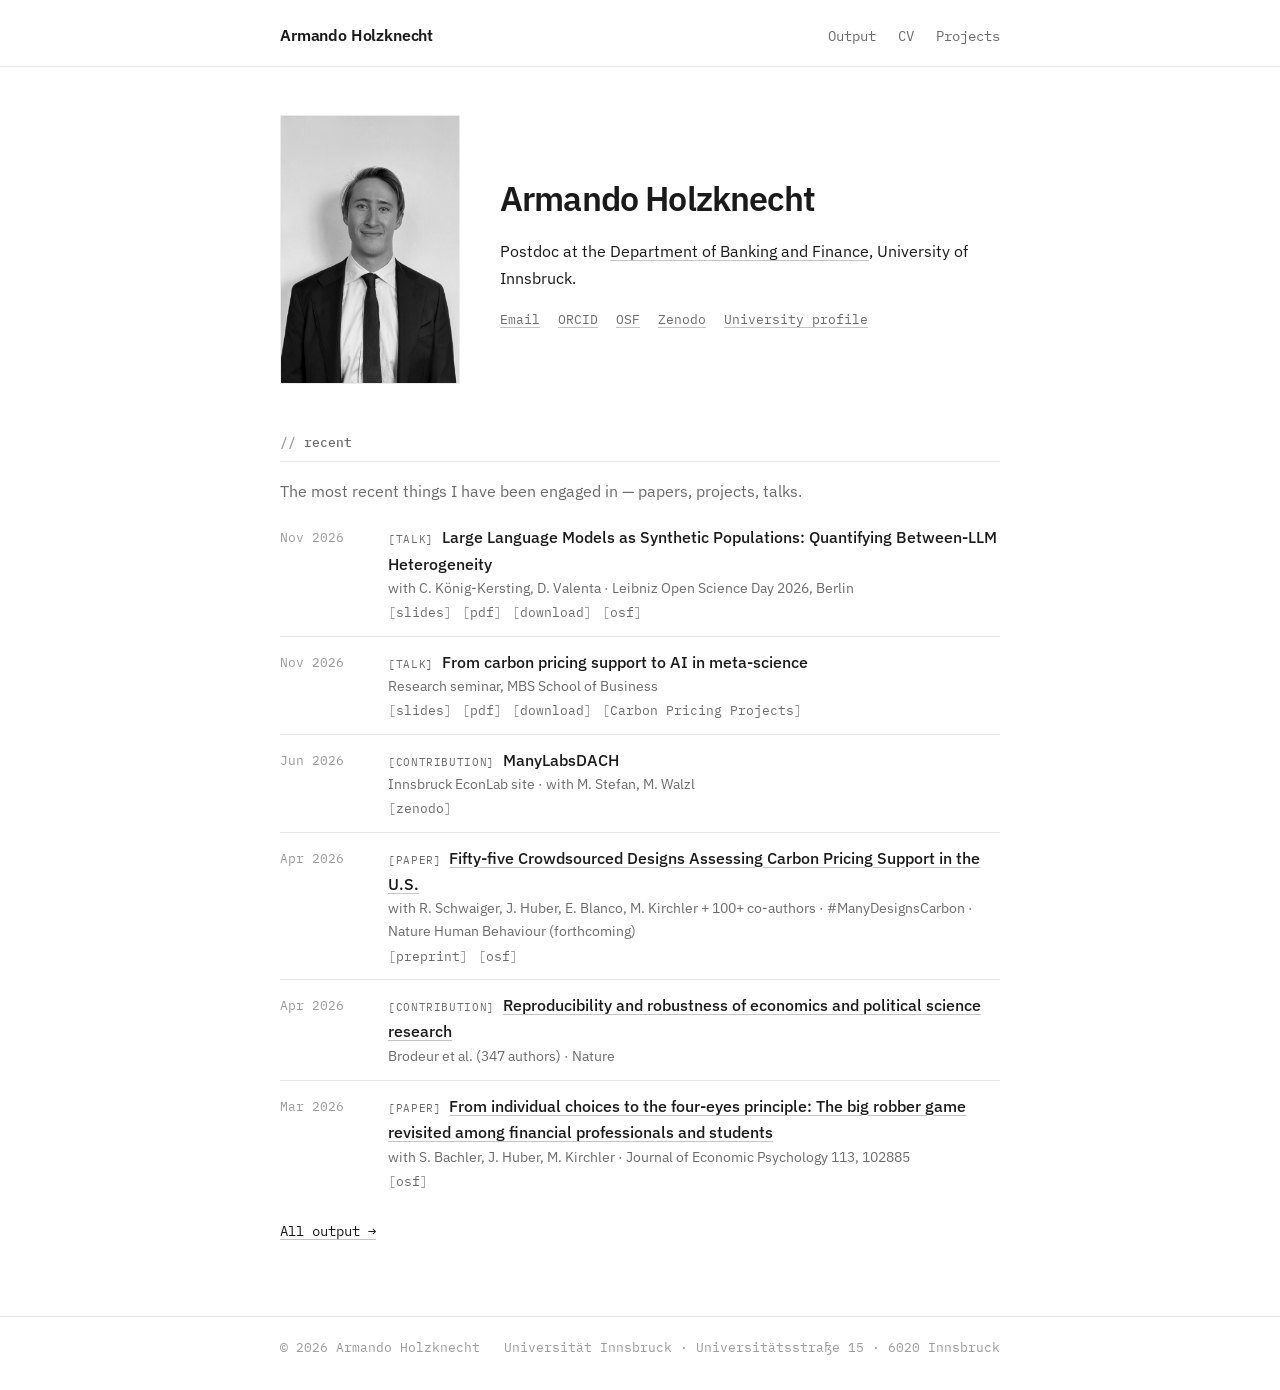
<file: index.html>
<!doctype html>
<html lang="en">
<head>
  <meta charset="utf-8">
  <meta name="viewport" content="width=device-width, initial-scale=1">
  <title>Armando Holzknecht</title>
  <meta name="description" content="Armando Holzknecht — postdoctoral researcher in experimental and behavioral finance at the University of Innsbruck.">
  <link rel="preconnect" href="https://fonts.googleapis.com">
  <link rel="preconnect" href="https://fonts.gstatic.com" crossorigin>
  <link href="https://fonts.googleapis.com/css2?family=IBM+Plex+Mono:wght@400;500&family=IBM+Plex+Sans:wght@400;500;600&display=swap" rel="stylesheet">
  <link rel="stylesheet" href="assets/style.css">
</head>
<body>
  <header class="site-header">
    <div class="wrap">
      <a class="site-name" href="index.html">Armando Holzknecht</a>
      <nav class="site-nav">
        <a href="output.html">Output</a>
        <a href="cv.html">CV</a>
        <a href="projects.html">Projects</a>
      </nav>
    </div>
  </header>

  <main>
    <div class="wrap">
      <section class="intro">
        <img src="assets/photo.jpg" alt="Portrait of Armando Holzknecht" width="576" height="864">
        <div>
          <h1 class="reveal" aria-label="Armando Holzknecht">Armando Holzknecht</h1>
          <p>
            Postdoc at the
            <a href="https://www.uibk.ac.at/de/ibf/" target="_blank" rel="noopener">Department of Banking and Finance</a>,
            University of Innsbruck.
          </p>
          <div class="links">
            <a href="mailto:armando.holzknecht@uibk.ac.at">Email</a>
            <a href="https://orcid.org/0000-0002-5000-3555" target="_blank" rel="noopener">ORCID</a>
            <a href="https://osf.io/xgfsd/" target="_blank" rel="noopener">OSF</a>
            <a href="https://zenodo.org/search?q=metadata.creators.person_or_org.identifiers.identifier%3A%220000-0002-5000-3555%22" target="_blank" rel="noopener">Zenodo</a>
            <a href="https://www.uibk.ac.at/de/ibf/team/holzknecht/" target="_blank" rel="noopener">University profile</a>
          </div>
        </div>
      </section>

      <h2>Recent</h2>
      <p class="lede">The most recent things I have been engaged in — papers, projects, talks.</p>
      <ul class="feed" id="feed" data-limit="6"></ul>
      <a class="more" href="output.html">All output →</a>
    </div>
  </main>

  <footer class="site-footer">
    <div class="wrap">
      <span>© <span id="year">2026</span> Armando Holzknecht</span>
      <span>Universität Innsbruck · Universitätsstraße 15 · 6020 Innsbruck</span>
    </div>
  </footer>

  <script src="assets/data.js"></script>
  <script src="assets/main.js"></script>
</body>
</html>
</file>
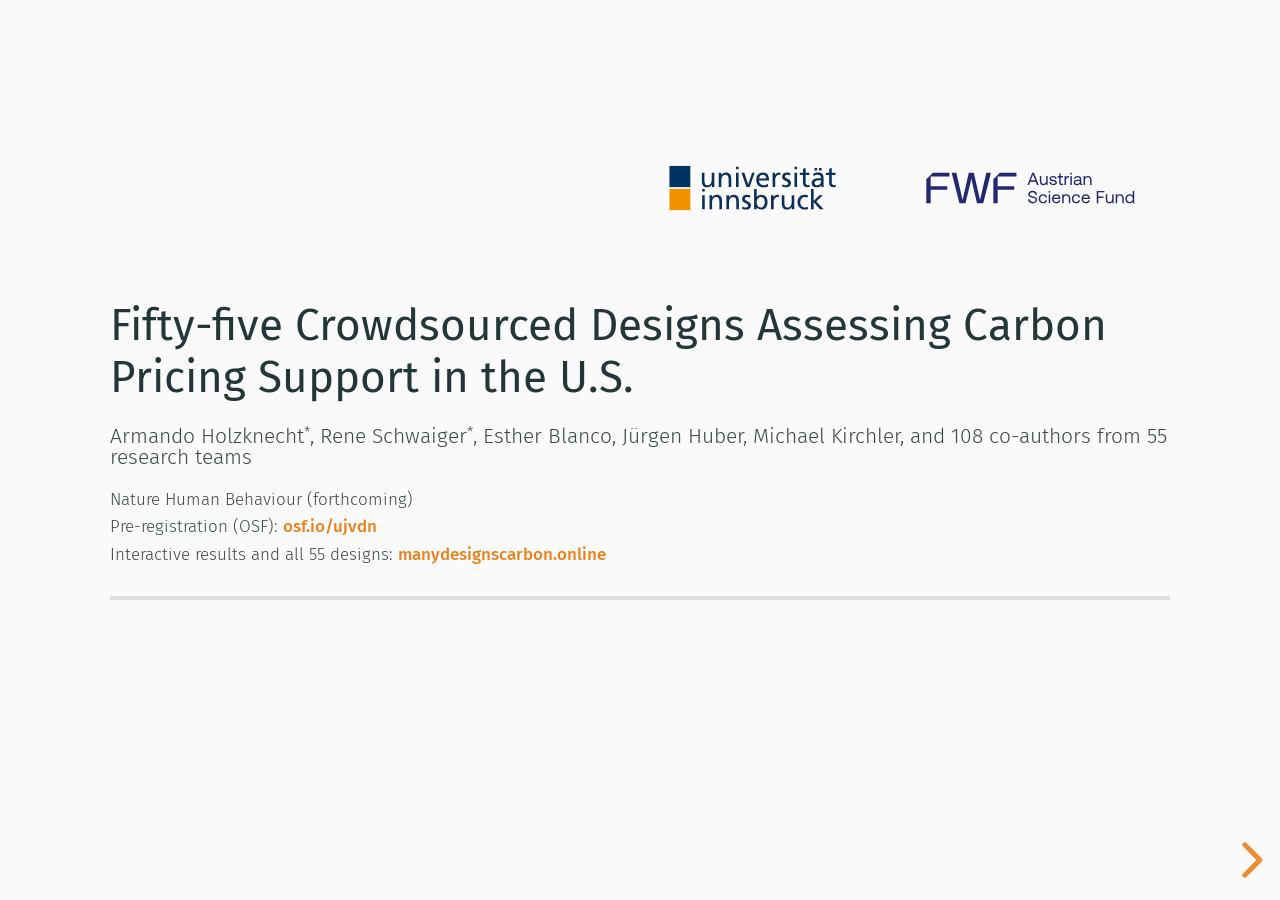
<file: talks/2026-11-carbon-pricing/index.html>
<!doctype html>
<html lang="en">
<head>
<meta charset="utf-8">
<meta name="viewport" content="width=device-width, initial-scale=1.0">
<title>Carbon pricing projects</title>
<meta name="author" content="Armando Holzknecht">
<meta name="description" content="Slides on two carbon-pricing projects, November 2026. Prepared with the help of AI; speaker notes are AI-generated. Licensed under CC BY 4.0.">
<link rel="license" href="https://creativecommons.org/licenses/by/4.0/">
<link rel="stylesheet" href="lib/reset.css">
<link rel="stylesheet" href="lib/reveal.css">
<link rel="stylesheet" href="css/theme.css">
</head>
<body>
<div class="reveal">
  <div class="slides">

  <!-- ==================== PART 1 · MANYDESIGNSCARBON ==================== -->
  <!-- Source: the ManyDesignsCarbon deck in I:\Projects\MDC\_Presentation\reveal (slide text kept, frame titles as names,
       figures run unchanged through js/mdc-bridge.js) -->
  <section id="p1" data-no-chrome>
    <div class="section-slide p1">
      <div class="sec-logos">
        <img src="assets/logos/uibk.svg" alt="University of Innsbruck">
        <img src="assets/logos/fwf-new.svg" alt="Austrian Science Fund (FWF)" onerror="this.onerror=null;this.src='assets/logos/fwf-classic.svg'">
      </div>
      <h1>Fifty-five Crowdsourced Designs Assessing Carbon Pricing Support in the U.S.</h1>
      <div class="sec-authors">Armando Holzknecht<sup>*</sup>, Rene Schwaiger<sup>*</sup>, Esther Blanco, Jürgen Huber, Michael Kirchler, and 108 co-authors from 55 research teams</div>
      <div class="sec-links">
        <span>Nature Human Behaviour (forthcoming)</span><br>
        <span>Pre-registration (OSF):</span> <a href="https://osf.io/ujvdn">osf.io/ujvdn</a><br>
        <span>Interactive results and all 55 designs:</span> <a href="https://manydesignscarbon.online">manydesignscarbon.online</a>
      </div>
      <div class="secprog"><span></span></div>
    </div>
    <aside class="notes">
      * Joint first authors. Five project coordinators, 108 co-authors across 55 research teams, University of Innsbruck.
    </aside>
  </section>

  <!-- Motivation -->
  <section>
    <div class="frame">
      <div class="frametitle"><h2>Effective carbon pricing, limited public support</h2><div class="ftprog"><span></span></div></div>
      <div class="framebody">
        <ul class="blist">
          <li>A price on carbon is widely judged <b>effective and cost-efficient</b> <span class="cite">(Nordhaus 1992; Stechemesser et al. 2024)</span>, yet only <b>28%</b> of global emissions are priced, at ~<b>$19/t</b> against a social cost near <b>$120/t</b> <span class="cite">(World Bank 2025; EPA 2023)</span>.</li>
          <li>Prior evidence on the <b>effectiveness of nudges</b> in altering behavior raises concerns about <b>publication bias</b> and <b>backfiring</b> effects <span class="cite">(DellaVigna &amp; Linos 2022; Maier et al. 2022; Mertens et al. 2022)</span>.</li>
          <li>Most evidence focuses on <b>(pro-environmental) behavior</b> <span class="cite">(e.g., Allcott 2011; Tiefenbeck et al. 2019)</span>; support for <b>system-level policy</b>, measured with <b>real-world</b> outcomes, remains largely unexplored <span class="cite">(see Vlasceanu et al. 2024 and Dechezleprêtre et al. 2025 for stated support measures)</span>.</li>
        </ul>
        <div class="stmt fragment beamer" data-fragment-index="1" style="font-size:.74em">“What is the impact of behavioral interventions on <b>real-world support</b> for a price of carbon?”</div>
      </div>
    </div>
  </section>

  <!-- Many-designs approach -->
  <section>
    <div class="frame">
      <div class="frametitle"><h2>One question, many designs</h2><div class="ftprog"><span></span></div></div>
      <div class="framebody">
        <p class="lead">Instead of <i>“one team, one design, one dataset,”</i> the whole field designs the same experiment, run all at once <span class="cite">(Huber et al. 2023)</span>.</p>
        <ul class="blist">
          <li><b>Diverse by design:</b> many teams, randomly drawn from a pool of applicants (economics, psychology, and the behavioral sciences broadly), each contribute an <b>independent RCT</b> answering the exact same research question.</li>
          <li><b>Clean quantification of design heterogeneity</b> <span class="cite">(Holzmeister et al. 2024)</span>.</li>
        </ul>
        <div class="stmt fragment beamer" data-fragment-index="1">Each team designs an <b>intervention</b> and a <b>control</b> condition, and proposes an <b>observed real-world</b> outcome that measures support for carbon pricing.</div>
        <div class="statrow fragment beamer" data-fragment-index="1">
          <div class="stat"><span class="val">135</span><span class="lab">teams applied</span></div>
          <div class="stat"><span class="val accent">55</span><span class="lab">designs run</span></div>
          <div class="stat"><span class="val">19,558</span><span class="lab">US participants</span></div>
          <div class="stat"><span class="val">110</span><span class="lab">conditions (55×2)</span></div>
        </div>
      </div>
    </div>
  </section>

  <!-- Experimental protocol -->
  <section data-fig="mdc-flow">
    <div class="frame">
      <div class="frametitle"><h2>Experimental protocol</h2><div class="ftprog"><span></span></div></div>
      <div class="framebody"><div class="figwrap"><div class="figmount"></div></div></div>
    </div>
    <div class="fragment" data-figstep="1" style="display:none"></div>
    <div class="fragment" data-figstep="2" style="display:none"></div>
    <div class="fragment" data-figstep="3" style="display:none"></div>
    <div class="fragment" data-figstep="4" style="display:none"></div>
    <div class="fragment" data-figstep="5" style="display:none"></div>
  </section>

  <!-- Methodology -->
  <section data-fig="mdc-method">
    <div class="frame">
      <div class="frametitle"><h2>Methodology: standardize, then meta-analyze</h2><div class="ftprog"><span></span></div></div>
      <div class="framebody"><div class="figwrap"><div class="figmount"></div></div></div>
    </div>
    <div class="fragment" data-figstep="1" style="display:none"></div>
    <div class="fragment" data-figstep="2" style="display:none"></div>
    <div class="fragment" data-figstep="3" style="display:none"></div>
    <div class="fragment" data-figstep="4" style="display:none"></div>
  </section>

  <!-- Figure 1 -->
  <section data-fig="mdc-fig1">
    <div class="frame">
      <div class="frametitle"><h2>Intervention and outcome features</h2><div class="ftprog"><span></span></div></div>
      <div class="framebody"><div class="figwrap"><div class="figmount"></div></div></div>
    </div>
    <div class="fragment" data-figstep="1" style="display:none"></div>
    <div class="fragment" data-figstep="2" style="display:none"></div>
    <div class="fragment" data-figstep="3" style="display:none"></div>
    <div class="fragment" data-figstep="4" style="display:none"></div>
    <div class="fragment" data-figstep="5" style="display:none"></div>
    <div class="fragment" data-figstep="6" style="display:none"></div>
  </section>

  <!-- Figure 3 (forest) -->
  <section data-fig="mdc-fig3">
    <div class="frame">
      <div class="frametitle"><h2>Expectations versus observed effects across 55 designs</h2><div class="ftprog"><span></span></div></div>
      <div class="framebody bare" style="padding-bottom:32px"><div class="figwrap"><div class="figmount"></div></div></div>
    </div>
    <div class="fragment" data-figstep="1" style="display:none"></div>
    <div class="fragment" data-figstep="2" style="display:none"></div>
    <div class="fragment" data-figstep="3" style="display:none"></div>
    <div class="fragment" data-figstep="4" style="display:none"></div>
    <div class="fragment" data-figstep="5" style="display:none"></div>
    <div class="fragment" data-figstep="6" style="display:none"></div>
  </section>

  <!-- Figure 2 -->
  <section data-fig="mdc-fig2">
    <div class="frame">
      <div class="frametitle"><h2>Pooled effects</h2><div class="ftprog"><span></span></div></div>
      <div class="framebody"><div class="figwrap"><div class="figmount"></div></div></div>
    </div>
    <div class="fragment" data-figstep="1" style="display:none"></div>
    <div class="fragment" data-figstep="2" style="display:none"></div>
    <div class="fragment" data-figstep="3" style="display:none"></div>
  </section>

  <!-- Figure 4 -->
  <section data-fig="mdc-fig4">
    <div class="frame">
      <div class="frametitle"><h2>Moderators of the effects</h2><div class="ftprog"><span></span></div></div>
      <div class="framebody"><div class="figwrap"><div class="figmount"></div></div></div>
    </div>
    <div class="fragment" data-figstep="1" style="display:none"></div>
    <div class="fragment" data-figstep="2" style="display:none"></div>
    <div class="fragment" data-figstep="3" style="display:none"></div>
    <div class="fragment" data-figstep="4" style="display:none"></div>
  </section>

  <!-- Implications -->
  <section>
    <div class="frame">
      <div class="frametitle"><h2>Implications</h2><div class="ftprog"><span></span></div></div>
      <div class="framebody top" style="padding-top:20px">
        <div class="group">
          <h3>What we find</h3>
          <ul class="blist tight">
            <li>Small but statistically significant meta-effects (Cohen's <i>d</i> ≈ <b>0.04–0.08</b>; 1.1–2.4 pp); at the study level most effects are <b>indistinguishable from zero</b>.</li>
            <li>Teams themselves and their peers were systematically <b>overconfident</b> about the effects <span class="cite">(see e.g., Menkveld et al. 2023; König-Kersting et al. 2025)</span>.</li>
          </ul>
        </div>
        <div class="group fragment beamer" data-fragment-index="1">
          <h3>Why are effects smaller than reported in prior work?</h3>
          <ul class="blist tight">
            <li>Preferences on carbon pricing may be <b>rigid</b> and not easily moved <span class="cite">(Mildenberger et al. 2022; Dechezleprêtre et al. 2025)</span>.</li>
            <li>Interventions may be <b>less effective for system-level policy</b> than for individual behaviour <span class="cite">(Bergquist et al. 2023; Sinclair et al. 2025)</span>.</li>
            <li>Prior estimates are likely <b>inflated by publication bias</b>, which may also <b>anchor researchers' miscalibrated beliefs</b> <span class="cite">(Scheel et al. 2021; Borjas &amp; Breznau 2026)</span>.</li>
          </ul>
        </div>
        <div class="stmt fragment beamer" data-fragment-index="2">Reporting only the significant studies would <b>inflate</b> the pooled estimate roughly <b>3.5-fold</b>: full-sample <i>d</i> = <b>0.063</b>, <i>d</i> = <b>0.22</b> if only “sig.” studies were reported (<i>k</i> = 12); stated support: 0.076 → 0.26.</div>
      </div>
    </div>
  </section>

  <!-- Limitations -->
  <section>
    <div class="frame">
      <div class="frametitle"><h2>Limitations</h2><div class="ftprog"><span></span></div></div>
      <div class="framebody">
        <ul class="blist">
          <li>Some real-world proxies may carry <b>mechanical</b> features; conservatively excluding 7 still leaves a detectable effect (<i>d</i> = <b>0.049</b>, <i>k</i> = 48).</li>
          <li>Inference rests on the <b>meta-effect</b>; individual studies are low-powered for effects this small.</li>
          <li><b>55 of 135</b> teams were run, randomly selected to avoid selection bias.</li>
          <li><b>US-only</b> sample; cross-cultural and cross-context generalization remains open.</li>
        </ul>
      </div>
    </div>
  </section>

  <!-- Takeaway -->
  <section>
    <div class="frame">
      <div class="frametitle"><h2>Takeaway</h2><div class="ftprog"><span></span></div></div>
      <div class="framebody">
        <p class="takeaway">Behavioral interventions raise support for carbon pricing, but only <b>very modestly</b>, and, importantly, by <b>less than researchers expect</b>.</p>
        <div class="stmt">The many-designs approach aggregates independent studies into one collectively and transparently reported estimate (alongside the non-negligible heterogeneity of on-par designs).</div>
        <div class="qr-row">
          <img src="assets/qr.svg" alt="QR code: manydesignscarbon.online">
          <div class="qr-lab"><a href="https://manydesignscarbon.online">manydesignscarbon.online</a><br><span>Interactive results and all 55 designs.</span><br><span class="fund">Funded by the Austrian Science Fund (FWF), SFB F63 (10.55776/F63).</span></div>
          <img class="fwf" src="assets/logos/fwf-new.svg" alt="Austrian Science Fund (FWF)" onerror="this.style.display='none'">
        </div>
      </div>
    </div>
  </section>

  <!-- Co-authors -->
  <section data-fig="mdc-authors">
    <div class="frame">
      <div class="frametitle"><h2>55 research teams · 108 co-authors</h2><div class="ftprog"><span></span></div></div>
      <div class="framebody bare" style="padding-bottom:32px"><div class="figwrap"><div class="figmount"></div></div></div>
    </div>
  </section>

  <!-- ==================== PART 2 · SALIENT CARBON DIVIDENDS ==================== -->
  <!-- Source: Schwaiger, Benda, Blanco, Holzknecht, Huber & Kirchler (slides and notes verbatim from the earlier deck) -->
  <section id="p2" data-no-chrome>
    <div class="section-slide p2">
      <div class="sec-logos">
        <img src="assets/logos/uibk.svg" alt="University of Innsbruck">
        <img src="assets/logos/fwf-new.svg" alt="Austrian Science Fund (FWF)" onerror="this.onerror=null;this.src='assets/logos/fwf-classic.svg'">
      </div>
      <h1>Salient carbon dividends are not enough to generate widespread support for carbon pricing</h1>
      <div class="sec-authors">Rene Schwaiger, Julian Benda, Esther Blanco, Armando Holzknecht, Juergen Huber, Michael Kirchler</div>
      <div class="sec-links">
        <span>Preregistration Study 1:</span> <a href="https://doi.org/10.17605/OSF.IO/ZFVKE">doi.org/10.17605/OSF.IO/ZFVKE</a><br>
        <span>Preregistration Study 2:</span> <a href="https://doi.org/10.17605/OSF.IO/BN82W">doi.org/10.17605/OSF.IO/BN82W</a><br>
        <span>OSF project:</span> <a href="https://osf.io/zv4p5/">osf.io/zv4p5</a>
      </div>
      <div class="secprog"><span></span></div>
    </div>
  </section>

  <!-- 4 · Motivation -->
  <section>
    <div class="frame">
      <div class="frametitle"><h2>Carbon pricing and revenue recycling</h2><div class="ftprog"><span></span></div></div>
      <div class="framebody">
        <ul class="blist">
          <li>Building public support for carbon pricing is widely recognized as one of the central challenges of current climate policy.</li>
          <li>Expected financial costs, distributional fairness concerns, and distrust in how revenues are used are central determinants of support <span class="cite">(Dechezleprêtre et al., 2025)</span>.</li>
          <li class="fragment beamer" data-fragment-index="1">Revenue recycling through carbon dividends, that is, returning carbon tax proceeds to citizens, has been proposed to increase acceptability.</li>
          <li class="fragment beamer" data-fragment-index="2">Canada and Switzerland <span class="cite">(Mildenberger et al., 2022)</span>: low public awareness of the dividend, substantial underestimation of dividend amounts, only modest effects of individualized information on support.
            <ul class="blist"><li>Attributed mostly to the low salience of the payment mechanism: rebates embedded in income tax returns (Canada) or deducted from health insurance premiums (Switzerland).</li></ul>
          </li>
          <li class="fragment beamer" data-fragment-index="3">Whether a more visible dividend design would produce different patterns of awareness and support remains open.</li>
        </ul>
      </div>
    </div>
    <aside class="notes">
      Mildenberger et al. analyzed the only two countries with implemented carbon tax dividend programs at the time.
      They attribute the low awareness and limited support mostly to the low salience of the payment mechanism.
      Our question: would a more visible dividend produce different patterns? Austria provides exactly that setting.
    </aside>
  </section>

  <!-- 5 · Klimabonus -->
  <section data-fig="co2-timeline">
    <div class="frame">
      <div class="frametitle"><h2>The Austrian Klimabonus</h2><div class="ftprog"><span></span></div></div>
      <div class="framebody top" style="padding-top:18px;padding-bottom:34px">
        <ul class="blist tight" style="flex:0 0 auto">
          <li style="font-size:.7em">Introduced alongside Austria’s CO<sub>2</sub> pricing reform in October 2022: an annual lump-sum transfer to every resident over three consecutive years (2022–2024).</li>
          <li style="font-size:.7em">Prominently communicated through a nationwide government campaign; paid out automatically to bank accounts or by post as a physical voucher.</li>
          <li style="font-size:.7em">2024: €145 per adult in well-connected urban municipalities to €290 in the most rural areas; children under 18 received half the adult amount.</li>
          <li class="fragment beamer" data-fragment-index="1" style="font-size:.7em">Abolished from 2025 onward, officially attributed to fiscal reasons, while the carbon tax remained in place.</li>
        </ul>
        <div class="figwrap" style="margin-top:6px"><div class="figmount"></div></div>
      </div>
    </div>
    <div class="fragment" data-figstep="1" data-fragment-index="1" style="display:none"></div>
    <div class="fragment" data-figstep="2" data-fragment-index="2" style="display:none"></div>
    <div class="fragment" data-figstep="3" data-fragment-index="3" style="display:none"></div>
    <aside class="notes">
      The carbon price started at 30 euro per tonne, rose to 32.50 in 2023, 45 in 2024 and 55 in 2025; it stays fixed at 55
      until 2028, when pricing moves to the EU-ETS II. The Klimabonus combined a universal base amount with a regional
      top-up inversely related to public transport access. A family of two adults and two children received 435 euro in
      Vienna and up to 870 euro in the most rural areas. First click: the abolition; then Study 1 and Study 2, one click each. Study 1, shortly after the third
      payment, identifies the effect of information on support; Study 2, after the abolition, measures knowledge and
      support again with the Study 1 baseline protocol.
    </aside>
  </section>

  <!-- 6 · Design -->
  <section data-fig="co2-design">
    <div class="frame">
      <div class="frametitle"><h2>Two preregistered studies</h2><div class="ftprog"><span></span></div></div>
      <div class="framebody" style="padding-top:14px;padding-bottom:36px">
        <div class="figwrap"><div class="figmount"></div></div>
        <div class="stmt p1 fragment beamer" data-fragment-index="6" style="flex:0 0 auto;margin-top:8px">Both studies were preregistered, and sample sizes were based on power calculations.</div>
      </div>
    </div>
    <div class="fragment" data-figstep="1" data-fragment-index="1" style="display:none"></div>
    <div class="fragment" data-figstep="2" data-fragment-index="2" style="display:none"></div>
    <div class="fragment" data-figstep="3" data-fragment-index="3" style="display:none"></div>
    <div class="fragment" data-figstep="4" data-fragment-index="4" style="display:none"></div>
    <div class="fragment" data-figstep="5" data-fragment-index="5" style="display:none"></div>
    <aside class="notes">
      Both samples are representative of the Austrian adult population (quotas for age, gender, federal state and education).
      Study 1, November 2024, shortly after the third Klimabonus payment: a three-arm randomized survey experiment,
      recruited by Bilendi &amp; Respondi. Clicks two to four show the verbatim information screens of each condition (Baseline, Tax, Tax + KB; the screens build on each other); the information
      was conveyed in plain language with info-graphics, and after each knowledge question all participants received a
      brief clarification of the correct answer. The information treatments identify the effect of information about the
      tax and the dividend, not the direct effect of receiving the dividend. Study 2, March 2026, after the abolition,
      follows the Study 1 baseline protocol; sample recruited by Norstat. Power: Study 1 target of 1,600 gave 80% power for d or h = 0.22;
      Study 2 planned about 1,200 gave about 75% power for a point-biserial correlation of 0.10 (about d = 0.20); both at alpha = 0.005.
      Preregistrations: OSF ZFVKE (Study 1) and BN82W (Study 2 addendum).
    </aside>
  </section>

  <!-- 7 · Outcomes -->
  <section>
    <div class="frame">
      <div class="frametitle"><h2>Outcome measures</h2><div class="ftprog"><span></span></div></div>
      <div class="framebody top" style="padding-top:20px">
        <div class="group">
          <h3>Real-world behavioral proxies</h3>
          <ul class="blist">
            <li><b>Donation:</b> allocate between €0 and €200 of a potential €200 lottery prize to ForTomorrow, an organization that retires allowances from the EU Emissions Trading System.</li>
            <li><b>Letter:</b> sign a letter to the Austrian Federal Ministry advocating an increase in the carbon price to its estimated social cost of €110 per tonne.</li>
          </ul>
        </div>
        <div class="group fragment beamer" data-fragment-index="1">
          <h3>Stated support and perceptions</h3>
          <ul class="blist">
            <li><b>Stated support</b> for the carbon tax in place, for the announced increase from €45 to €55, and for raising the price to €110 per tonne, each on a five-point scale from strong opposition to strong support (coded 1 to 5).</li>
            <li><b>Perceptions:</b> effectiveness, fairness, burden on low-income households, and the effect on one’s own household.</li>
          </ul>
        </div>
        <div class="group fragment beamer" data-fragment-index="2">
          <h3>Policy knowledge</h3>
          <ul class="blist">
            <li><b>Study 1:</b> whether a carbon tax exists, how its revenue is used, and how the Klimabonus is paid (knowledge index, 0 to 3).</li>
            <li><b>Study 2:</b> whether the tax remained in place, whether its revenue now enters the general government budget, and whether respondents received a Klimabonus in 2025 or expect one in 2026.</li>
          </ul>
        </div>
        <div class="stmt p1 fragment beamer" data-fragment-index="3" style="margin-top:10px">The registered two-sided significance threshold of α = 0.005 is used throughout. The threshold 0.005 ≤ <i>P</i> &lt; 0.05 is considered as suggestive and <i>P</i> ≥ 0.05 as not statistically significant.</div>
      </div>
    </div>
    <aside class="notes">
      Ten respondents were selected as lottery winners and their chosen donations were implemented. A signature counts only
      if the provider verified the submitted name. The support items follow Mildenberger et al.; the perception items follow
      Dechezleprêtre et al. Scale labels in the German survey: "Stark dagegen" to "Stark dafür" (planned increase),
      "Lehne stark ab" to "Unterstütze stark" (110 euro). The target of 1,600 respondents provided 80% power to detect a
      pairwise standardized difference of 0.22 at alpha = 0.005.
    </aside>
  </section>

  <!-- 8 · Fig 1 -->
  <section data-fig="co2-fig1">
    <div class="frame">
      <div class="frametitle"><h2>Support for the carbon tax</h2><div class="ftprog"><span></span></div></div>
      <div class="framebody">
        <div class="figwrap"><div class="figmount"></div></div>
      </div>
    </div>
    <div class="fragment" data-figstep="1" style="display:none"></div>
    <div class="fragment" data-figstep="2" style="display:none"></div>
    <aside class="notes">
      Means or proportions with 95% confidence intervals, Study 1 Baseline (n = 503) and Study 2 (n = 1,105); solid bars
      Study 1, striped bars Study 2. Bar lengths should not be compared across outcome types.
      Study 1 Baseline: residents donated an average of 26.5 EUR and 22.1% signed the policy support letter; mean stated
      support 2.62 for the carbon tax in place and 2.21 for increasing the tax to the social cost of carbon (110 euro per
      tonne, about 120 USD, as suggested by the EPA). In an exploratory within-person comparison, support was higher for the
      more humble planned increase to 55 euro (2.45) than for the social-cost increase (paired difference 0.241,
      P &lt; 0.0001); 27.0% versus 20.7% rather or strongly in support.
      After the abolition (Study 2): donations 26.52 vs 26.54 EUR, letter signing 18.8% vs 22.1%, support for the tax in
      place 2.71 vs 2.62. The only cross-study difference reaching P &lt; 0.005 concerned support for the social-cost increase
      (2.40 vs 2.21; uncontrolled standardized difference 0.174, P = 0.0026; controlled 0.148, P = 0.00086).
      Support for reinstating the Klimabonus: 3.69, about one point higher than any other stated-support measure;
      60.2% (631 of 1,048) rather or strongly support reinstatement. The samples were independently recruited;
      differences between them are descriptive, not causal effects of the policy change.
    </aside>
  </section>

  <!-- 9 · Fig 2 -->
  <section data-fig="co2-fig2" data-fig-opts='{"drop":["Q3"]}'>
    <div class="frame">
      <div class="frametitle"><h2>Policy knowledge</h2><div class="ftprog"><span></span></div></div>
      <div class="framebody">
        <div class="figwrap"><div class="figmount"></div></div>
      </div>
    </div>
    <div class="fragment" data-figstep="1" style="display:none"></div>
    <div class="fragment" data-figstep="2" style="display:none"></div>
    <aside class="notes">
      One quadrant per click (Q3 of the paper's figure, receipt of a Klimabonus in 2025, is left out). Complete response distributions; dark outlines mark the response coded as correct in each
      study, which differs for revenue use because the Klimabonus was abolished. After each question, participants received
      a brief clarification of the correct answer.
      Baseline: 72.6% knew that Austria levied a carbon tax, so about 1 in 4 residents did not know they had been paying a
      carbon tax in place since 2022. Only 13.9% correctly identified the use of its revenues to be a dividend. After being
      told that revenues fund the dividend, 33.9% identified the payment channel (additional Study 1 question).
      Early 2026: 71.4% knew the tax existed; 33.6% correctly identified the general government budget; 56.9% correctly expected
      no Klimabonus in 2026.
    </aside>
  </section>

  <!-- 10 · Fig 3 -->
  <section data-fig="co2-fig3">
    <div class="frame">
      <div class="frametitle"><h2>Perceptions of the carbon-pricing policy</h2><div class="ftprog"><span></span></div></div>
      <div class="framebody">
        <div class="figwrap"><div class="figmount"></div></div>
      </div>
    </div>
    <div class="fragment" data-figstep="1" style="display:none"></div>
    <div class="fragment" data-figstep="2" style="display:none"></div>
    <div class="fragment" data-figstep="3" style="display:none"></div>
    <aside class="notes">
      One quadrant per click. Study 1: 32.4% strongly disagreed with the carbon tax being effective and 35.0% strongly disagreed with it being fair;
      68.4% rather or strongly agreed that the tax placed disproportionate burden on low-income households; own household:
      44.5% no perceived effect, 49.7% clearly or moderately worse off, 5.8% moderately or clearly better off.
      Study 2: the most frequent effectiveness response is neither (31.6%); strong disagreement is the most frequent fairness
      response (30.0%); 67.7% agree the tax burdens low-income households. None of the cross-study differences in
      perceptions reached P &lt; 0.05.
    </aside>
  </section>

  <!-- 11 · Fig 4 -->
  <section data-fig="co2-fig4">
    <div class="frame">
      <div class="frametitle"><h2>Effects of information on support, knowledge and perceptions</h2><div class="ftprog"><span></span></div></div>
      <div class="framebody">
        <div class="figwrap"><div class="figmount"></div></div>
      </div>
    </div>
    <div class="fragment" data-figstep="1" style="display:none"></div>
    <div class="fragment" data-figstep="2" style="display:none"></div>
    <div class="fragment" data-figstep="3" style="display:none"></div>
    <aside class="notes">
      Fully covariate controlled models: 30 common covariates plus regional Klimabonus-group fixed effects (n = 1,310 to
      1,312). Thick lines 95% CIs, thin lines 99.5% CIs matching alpha = 0.005; circles Tax, diamonds Tax + KB.
      Neither information treatment affected any support outcome at the prespecified threshold of alpha = 0.005.
      Controlled models give suggestive evidence of small increases in support for the tax in place and the planned
      increase (0.101 to 0.130 SD), and tax-only information suggestively reduced letter signing (h = -0.130, P = 0.037);
      no univariate contrast reached P &lt; 0.05.
      Exploratory item-level analysis: Tax + KB increased correct identification of how the dividend was paid, by bank
      transfer or postal voucher (h = 0.206, P = 0.0018), but did not produce a broader improvement in policy knowledge.
      Mediation: all absolute estimated indirect effects via knowledge were below 0.011 standard deviations.
      The treatments have features that could be interpreted as a best case for communication interventions.
    </aside>
  </section>

  <!-- 12 · Fig 5 part 1 -->
  <section data-fig="co2-fig5" data-fig-opts='{"part":1}'>
    <div class="frame">
      <div class="frametitle"><h2>Correlates of carbon-pricing support</h2><div class="ftprog"><span></span></div></div>
      <div class="framebody">
        <div class="figwrap"><div class="figmount"></div></div>
      </div>
    </div>
    <aside class="notes">
      Exploratory pooled associations with support in Study 1 and Study 2 (Study 1 Baseline plus Study 2). Continuous
      variables over one SD, binary variables between categories; effects standardized. Dark-green knowledge rows: pooled
      models with both knowledge measures; lighter green: separate Study 1 and Study 2 models. One star 0.005 &lt;= P &lt; 0.05,
      two stars P &lt; 0.005.
      No significant association of correct knowledge with either real-world measure of support. While the dividend was in
      place, correctly identifying the dividend was suggestively positively associated with stated support (0.249 and 0.250
      outcome SD); after its abolition, knowing that revenue goes to the general budget was suggestively negatively associated
      with stated support (-0.154 and -0.115 SD). Being more right-wing: negatively associated with stated support at
      P &lt; 0.005, suggestively with donations and letter signing. Government trust: positive with both stated-support
      outcomes (P &lt; 0.0001) and suggestively with donations.
    </aside>
  </section>

  <!-- 13 · Fig 5 part 2 -->
  <section data-fig="co2-fig5" data-fig-opts='{"part":2}'>
    <div class="frame">
      <div class="frametitle"><h2>Correlates of carbon-pricing support</h2><div class="ftprog"><span></span></div></div>
      <div class="framebody">
        <div class="figwrap"><div class="figmount"></div></div>
      </div>
    </div>
    <aside class="notes">
      Willingness to drive less was positively associated with all four outcomes (standardized associations 0.099 to 0.181;
      all P &lt; 0.005). Willingness to buy an electric vehicle and belief that climate change is human-caused: positive for
      both stated-support outcomes, suggestive for one real-world measure. Most climate-risk perceptions, current consumption
      habits, and other stated mitigation intentions showed no consistent significant associations. Direct comparisons
      showed no significant difference in association strength between willingness to drive less and political orientation
      (all P &gt;= 0.061). Among risk perceptions only drought and heat risk was associated with support, and only for the
      tax in place (0.108 SD, P = 0.00076).
    </aside>
  </section>

  <!-- 14 · Discussion P1 -->
  <section>
    <div class="frame">
      <div class="frametitle"><h2>Discussion</h2><div class="ftprog"><span></span></div></div>
      <div class="framebody">
        <ul class="blist">
          <li>Support for the carbon tax was low while the dividend was in place and remained low after its removal; knowledge of the dividend was severely limited throughout, despite its design elements that foster visibility.</li>
          <li class="fragment beamer" data-fragment-index="1">Information campaigns to the general public may have limited potential to foster support for carbon pricing.</li>
          <li class="fragment beamer" data-fragment-index="2">Willingness to drive less and political views are stronger predictors of support for carbon pricing than knowledge about the carbon tax or dividend.</li>
          <li class="fragment beamer" data-fragment-index="3">The constraints on carbon tax support are not specific to low-salience dividends but appear to reflect a more fundamental opposition to carbon pricing.</li>
        </ul>
      </div>
    </div>
    <aside class="notes">
      Caveat: the knowledge measures capture awareness of the fiscal link between tax and payment, not recall of having received
      the Klimabonus. But the treatments were designed to close precisely this gap and made clear that most citizens would be
      net beneficiaries; even then support did not meaningfully increase. Modifying support for climate policies may be harder
      than modifying individual mitigation choices. Open question: what, if anything, can build durable support.
    </aside>
  </section>

  <!-- ==================== CLOSING ==================== -->
  <section data-no-chrome>
    <div class="standout-slide">
      <h1>Thank you</h1>
      <div class="so-lic">Slides licensed under <a href="https://creativecommons.org/licenses/by/4.0/">CC BY 4.0</a> · prepared with the help of AI (Claude, Anthropic)</div>
    </div>
  </section>

  <!-- Backup: ManyDesignsCarbon robustness -->
  <section data-fig="mdc-robustness">
    <div class="frame">
      <div class="frametitle"><h2>Robustness</h2><span class="ft-tag">Backup</span><div class="ftprog"><span></span></div></div>
      <div class="framebody bare" style="padding-bottom:32px"><div class="figwrap"><div class="figmount"></div></div></div>
    </div>
    <div class="fragment" data-figstep="1" style="display:none"></div>
    <div class="fragment" data-figstep="2" style="display:none"></div>
    <div class="fragment" data-figstep="3" style="display:none"></div>
    <div class="fragment" data-figstep="4" style="display:none"></div>
    <div class="fragment" data-figstep="5" style="display:none"></div>
    <div class="fragment" data-figstep="6" style="display:none"></div>
    <aside class="notes">
      Multiverse: two pre-registered forks give 32 specifications per design. Ridge: each design's Cohen's d across all
      specifications (Figure S8). Specification curve: effect, heterogeneity and choices per specification (Figure S7).
      GOSH: meta-analyses of a million random subsets of the designs; the pooled effect versus heterogeneity stays a tight
      cloud. Leave-one-out: omitting any single design barely moves the estimate.
    </aside>
  </section>

  <section>
    <div class="frame">
      <div class="frametitle"><h2>References</h2><div class="ftprog"><span></span></div></div>
      <div class="framebody top">
        <div class="refs-grid" id="refsMount"></div>
      </div>
    </div>
  </section>

  <section>
    <div class="frame">
      <div class="frametitle"><h2>References</h2><div class="ftprog"><span></span></div></div>
      <div class="framebody top">
        <div class="refs-grid" id="refsMount2"></div>
      </div>
    </div>
  </section>

  <section>
    <div class="frame">
      <div class="frametitle"><h2>Disclaimer</h2><div class="ftprog"><span></span></div></div>
      <div class="framebody">
        <div class="stmt" style="font-size:.8em">
          <p>This presentation was prepared with the help of AI: Claude (Anthropic) wrote the HTML, CSS and JavaScript, laid out the slides and redrew the figures from the papers’ data and published figures. The slide text follows the wording of the underlying manuscripts; the speaker notes are AI-generated and may contain errors.</p>
          <p style="margin-top:.7em">The publications and preregistrations are authoritative: where the slides or notes differ from them, the publications prevail, and the papers, not the slides, should be cited. The author is responsible for the content.</p>
        </div>
      </div>
    </div>
  </section>

  </div><!-- /.slides -->
  <div class="deck-header"></div>
  <div class="deck-footer">
    <span class="ft-title">November 2026</span>
    <span class="ft-page"></span>
  </div>
</div><!-- /.reveal -->

<script src="js/core.js"></script>
<script src="js/data.js"></script>
<script src="js/mdc-core.js"></script>
<script src="js/mdc-data.js"></script>
<script src="js/figures/co2_policy.js"></script>
<script src="js/figures/co2_fig1.js"></script>
<script src="js/figures/co2_heat.js"></script>
<script src="js/figures/co2_fig4.js"></script>
<script src="js/figures/co2_fig5.js"></script>
<script src="js/figures/mdc/flow.js"></script>
<script src="js/figures/mdc/method.js"></script>
<script src="js/figures/mdc/fig1.js"></script>
<script src="js/figures/mdc/fig3.js"></script>
<script src="js/figures/mdc/fig2.js"></script>
<script src="js/figures/mdc/fig4.js"></script>
<script src="js/figures/mdc/figS8.js"></script>
<script src="js/figures/mdc/robustness.js"></script>
<script src="js/figures/mdc/authors.js"></script>
<script src="js/mdc-bridge.js"></script>
<script src="lib/reveal.js"></script>
<script src="lib/plugin/notes/notes.js"></script>
<script>
  var DECK_TITLE = 'November 2026';
  var SNAP = /snapshot=1/.test(location.search);
  var QA = (location.search.match(/qa=(\d+)/) || [])[1];
  if (QA != null) PSD.qaStatic = true;
  var deck = new Reveal({
    width:1280, height:720, margin:0, minScale:0.2, maxScale:2.0,
    hash:true, slideNumber:false, controls:true, progress:false,
    transition: QA != null ? 'none' : 'slide', transitionSpeed:'default', backgroundTransition:'fade',
    pdfSeparateFragments:false, pdfMaxPagesPerSlide:1, scrollActivationWidth:null,
    plugins:[ RevealNotes ]
  });
  window.deck = deck;
  PSD.initDriver(deck);

  function startDeck(){
    PSD.prepareFragments();
    deck.initialize().then(function(){
      populateRefs();
      if (SNAP) { buildSnapshot(); return; }
      initChrome();
      if (QA != null) {
        document.documentElement.classList.add('qa-static');
        deck.slide(+QA, 0, 99);
        deck.layout();
      }
    });
  }
  if (document.fonts && document.fonts.load) {
    Promise.all([
      document.fonts.load('300 16px "Fira Sans"'),
      document.fonts.load('400 16px "Fira Sans"'),
      document.fonts.load('500 16px "Fira Sans"'),
      document.fonts.load('600 16px "Fira Sans"'),
      document.fonts.load('700 16px "Fira Sans"'),
      document.fonts.load('italic 400 16px "Fira Sans"')
    ]).then(startDeck, startDeck);
  } else { startDeck(); }

  function initChrome(){
    var secs = document.querySelectorAll('.reveal > .slides > section');
    var total = secs.length;
    var ff = document.querySelector('.reveal > .deck-footer');
    var hh = document.querySelector('.reveal > .deck-header');
    function sizeFooter(){
      var scale = (deck.getScale && deck.getScale()) || 1;
      var hoff = Math.max(0, (window.innerWidth - 1280 * scale) / 2);
      ff.style.height = (30 * scale) + 'px';
      ff.style.paddingLeft = (hoff + 56 * scale) + 'px';
      ff.style.paddingRight = (hoff + 56 * scale) + 'px';
      ff.style.fontSize = (13 * scale) + 'px';
      var voff = Math.max(0, (window.innerHeight - 720 * scale) / 2);
      hh.style.height = (voff + 1) + 'px';
    }
    function update(){
      var cur = deck.getCurrentSlide ? deck.getCurrentSlide() : null;
      if (!cur) return;
      var idx = Array.prototype.indexOf.call(secs, cur);
      var frac = total > 1 ? (idx / (total - 1)) : 0;
      document.querySelectorAll('.ftprog > span, .secprog > span').forEach(function(sp){ sp.style.width = (frac * 100) + '%'; });
      if (cur.hasAttribute('data-no-chrome')) { ff.classList.remove('show'); hh.classList.remove('show'); return; }
      ff.querySelector('.ft-page').textContent = (idx + 1) + ' / ' + total;
      ff.classList.add('show'); hh.classList.add('show'); sizeFooter();
    }
    deck.on('slidechanged', update);
    deck.on('resize', function(){ sizeFooter(); });
    window.addEventListener('resize', sizeFooter);
    update();
  }

  function buildSnapshot(){
    var secs = document.querySelectorAll('.reveal > .slides > section');
    var total = secs.length;
    document.documentElement.classList.add('qa-static', 'psd-snapshot', 'print-pdf');
    PSD.buildAll();
    secs.forEach(function(sec, idx){
      sec.querySelectorAll('.fragment').forEach(function(f){ f.classList.add('visible'); });
      sec.style.display = 'block'; sec.style.top = '0px'; sec.style.left = '0px';
      sec.style.transform = 'none'; sec.style.opacity = '1'; sec.style.visibility = 'visible';
      var frac = total > 1 ? (idx / (total - 1)) : 0;
      sec.querySelectorAll('.ftprog > span, .secprog > span').forEach(function(sp){ sp.style.width = (frac * 100) + '%'; });
      if (idx > 0 && !sec.hasAttribute('data-no-chrome') && !sec.querySelector('.print-footer')) {
        var f = document.createElement('div');
        f.className = 'print-footer';
        f.innerHTML = '<span>' + DECK_TITLE + '</span><span class="pf-page">' + (idx + 1) + ' / ' + total + '</span>';
        (sec.querySelector('.frame') || sec).appendChild(f);
      }
      sec.querySelectorAll('.figwrap, .figwrap .figmount').forEach(function(el){
        var h = el.getBoundingClientRect().height;
        if (h > 0) { el.style.flex = '0 0 auto'; el.style.height = h + 'px'; el.style.minHeight = '0'; }
      });
      sec.querySelectorAll('.figwrap .figmount > svg').forEach(function(svg){
        var r = svg.getBoundingClientRect();
        if (r.height > 0) { svg.style.width = r.width + 'px'; svg.style.height = r.height + 'px'; }
      });
    });
    var sl = document.querySelector('.reveal .slides');
    if (sl) { sl.style.transform = 'none'; sl.style.left = 'auto'; sl.style.top = 'auto'; }
    document.documentElement.setAttribute('data-snapshot-ready', String(total));
  }
  /* References: the ManyDesignsCarbon list (MDC.references), which also holds the two works cited
     in Part 2 (Dechezleprêtre et al. 2025; Mildenberger et al. 2022). */
  function populateRefs(){
    var m = document.getElementById('refsMount'), m2 = document.getElementById('refsMount2');
    if (!m || !window.MDC || !MDC.references || m.childElementCount) return;
    var items = MDC.references.slice().sort(function(a, b){
      return a.key.toLowerCase().localeCompare(b.key.toLowerCase());
    }).map(function(r){ return r.full; });
    var half = Math.ceil(items.length / 2);
    items.forEach(function(full, i){
      var d = document.createElement('div'); d.className = 'ref';
      d.innerHTML = '<span class="rn">' + (i + 1) + '</span><span>' + full + '</span>';
      (i < half ? m : m2).appendChild(d);
    });
  }
</script>
</body>
</html>
</file>
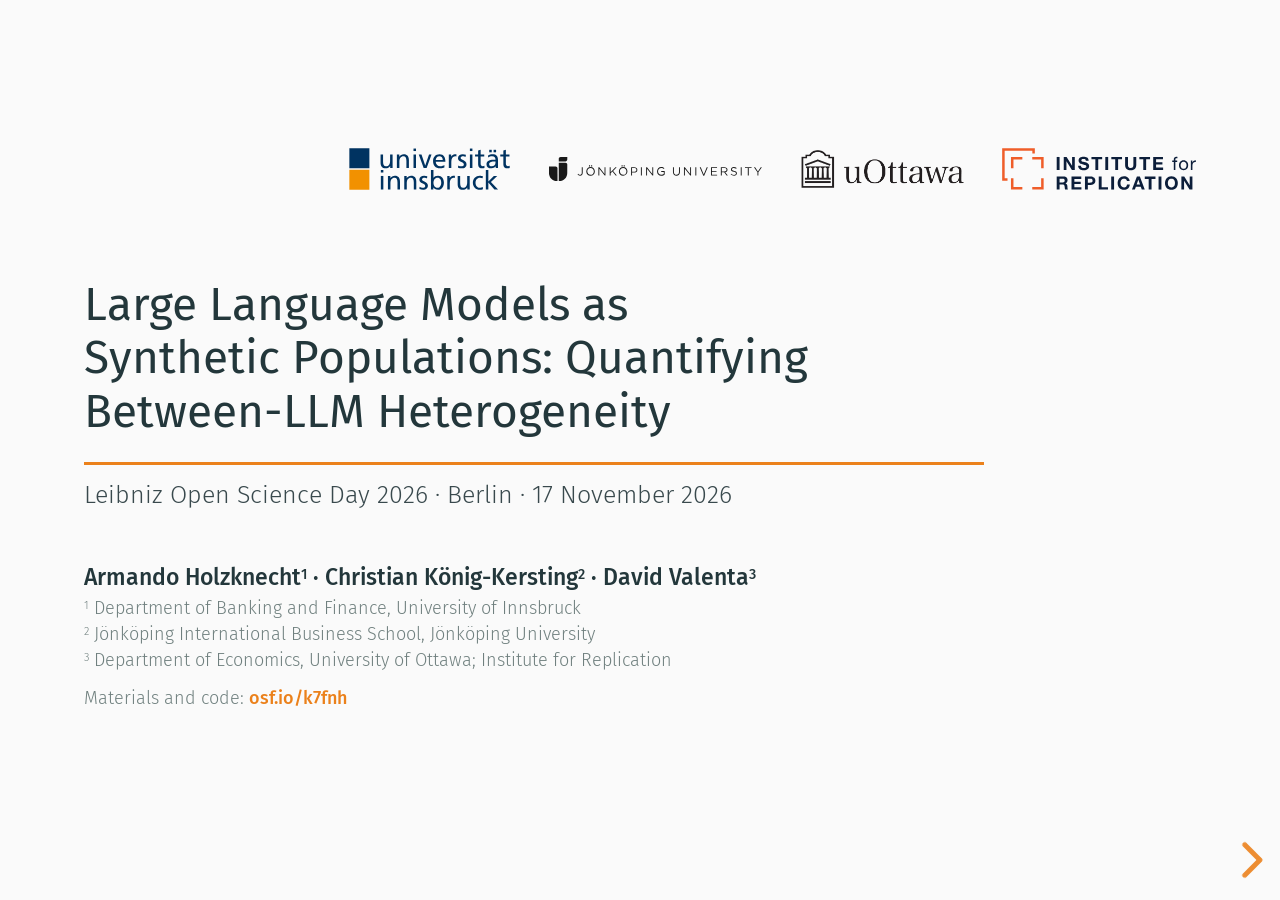
<file: talks/2026-11-leibniz-osd/index.html>
<!doctype html>
<html lang="en">
<head>
<meta charset="utf-8">
<meta name="viewport" content="width=device-width, initial-scale=1.0">
<title>Large Language Models as Synthetic Populations — Leibniz Open Science Day 2026</title>
<meta name="author" content="Armando Holzknecht, Christian König-Kersting, David Valenta">
<link rel="stylesheet" href="lib/reset.css">
<link rel="stylesheet" href="lib/reveal.css">
<link rel="stylesheet" href="css/theme.css">
</head>
<body>
<div class="reveal">
  <div class="slides">

  <!-- ============ TITLE ============ -->
  <section data-no-chrome>
    <div class="title-slide">
      <div class="t-logos">
        <img src="assets/logos/uibk.svg" alt="University of Innsbruck">
        <img src="assets/logos/ju.svg" alt="Jönköping University" class="ju">
        <img src="assets/logos/uottawa.png" alt="University of Ottawa">
        <img src="assets/logos/i4r.svg" alt="Institute for Replication">
      </div>
      <div class="title-main">
        <h1>Large Language Models as Synthetic Populations: Quantifying Between-LLM Heterogeneity</h1>
        <div class="title-rule"></div>
        <div class="title-sub">Leibniz Open Science Day 2026 · Berlin · 17 November 2026</div>
        <div class="title-author">Armando Holzknecht<sup>1</sup> · Christian König-Kersting<sup>2</sup> · David Valenta<sup>3</sup></div>
        <div class="title-inst"><sup>1</sup> Department of Banking and Finance, University of Innsbruck<br>
          <sup>2</sup> Jönköping International Business School, Jönköping University<br>
          <sup>3</sup> Department of Economics, University of Ottawa; Institute for Replication</div>
        <div class="title-osf">Materials and code: <a href="https://osf.io/k7fnh">osf.io/k7fnh</a></div>
      </div>
    </div>
    <aside class="notes">
      [0:20] Title. Name the three of us. The study was pre-registered on OSF; the data were collected between
      29 October and 3 November 2026, and everything you show today is the real data, analysed as pre-registered.
      Session 3, "AI in Research - Opportunities, Reliability &amp; Epistemic Risks".
    </aside>
  </section>

  <!-- ============ 1 · Synthetic participants ============ -->
  <section>
    <div class="frame">
      <div class="frametitle"><h2>Synthetic participants</h2><div class="ftprog"><span></span></div></div>
      <div class="framebody">
        <ul class="blist">
          <li>Large language models have rapidly become a <b>standard research instrument</b> in the social and behavioural sciences.</li>
          <li>A growing body of work uses them as “synthetic participants” to generate survey responses and experimental decisions <span class="cite">(Argyle et al., 2023; Dillion et al., 2023; Cui et al., 2025)</span>,</li>
          <li>to replicate stylised facts of human behaviour in economic games <span class="cite">(Polachek et al., 2025; Akata et al., 2025; Pal et al., 2026)</span>,</li>
          <li>and to <b>forecast</b> how human samples will respond to a treatment before the human study is run <span class="cite">(Hewitt et al., 2026)</span>.</li>
          <li>The appeal is straightforward: synthetic samples are fast, cheap and replenishable, which is particularly attractive for pre-testing policy interventions that are expensive, slow or politically costly to field.</li>
        </ul>
      </div>
    </div>
    <aside class="notes">
      [0:50] Set the scene. Three uses: generate responses, replicate stylised facts, forecast human results. Then the
      appeal - fast, cheap, replenishable. Do not dwell on the citations; the point is that this is now normal practice.
      THE PAPERS, one line each, if anyone asks.
      - Argyle et al. (2023), Political Analysis: "Out of one, many" - conditioning GPT-3 on demographic backstories
        reproduces US survey response distributions; the paper that made "silicon sampling" a method.
      - Dillion et al. (2023), TiCS: can AI language models replace human participants? Reports a very high correlation
        between GPT moral judgements and human ratings, and still argues against replacement.
      - Cui et al. (2025), Nature Computational Science: large-scale LLM replication of scenario-based experiments in
        psychology and management.
      - Polachek et al. (2025), SSRN: ultimatum-game responders, human vs LLM.
      - Akata et al. (2025), Nature Human Behaviour: LLMs in repeated games - they cooperate in some, fail at
        coordination in others.
      - Pal et al. (2026), PNAS Nexus: LLMs instantiate evolutionarily robust cooperation strategies.
      - Hewitt et al. (2026), Nature: LLMs predict the results of social science experiments - the forecasting use
        case, and the strongest claim of the set.
    </aside>
  </section>

  <!-- ============ 2 · Model dependence ============ -->
  <section>
    <div class="frame">
      <div class="frametitle"><h2>Model dependence</h2><div class="ftprog"><span></span></div></div>
      <div class="framebody">
        <ul class="blist">
          <li>LLM responses to <i>identical</i> prompts vary substantially across providers, model versions and time <span class="cite">(Bisbee et al., 2024; Sclar et al., 2024)</span>.</li>
          <li>Some authors have responded by running a handful of models and checking whether the headline finding survives.</li>
          <li>What is missing is a <b>quantitative measure</b> of how much of the variation in <i>effect sizes</i> is attributable to the choice of the model.</li>
        </ul>
      </div>
    </div>
    <aside class="notes">
      [1:00] The gap. Emphasise the word "effect sizes" - not response distributions, not accuracy: the estimand
      researchers actually report. Then the implication, which the closing frame states in full: when synthetic
      pre-tests inform whether interventions are fielded, scaled or abandoned, substantive conclusions may become partly
      contingent on the provider or model selected.
      - Bisbee et al. (2024), Political Analysis: "Synthetic replacements for human survey data? The perils of LLMs" -
        ANES replication; GPT gets the means roughly right but the variance badly wrong, and answers move with the model
        version.
      - Sclar et al. (2024): formatting sensitivity - separators, spacing and ordering alone move performance
        substantially on an otherwise identical task.
    </aside>
  </section>

  <!-- ============ 3 · Population heterogeneity ============ -->
  <section>
    <div class="frame">
      <div class="frametitle"><h2>Population heterogeneity</h2><div class="ftprog"><span></span></div></div>
      <div class="framebody">
        <ul class="blist">
          <li>Holzmeister et al. (2024) decompose heterogeneity in effect-size estimates into <b>population</b>, <b>design</b> and <b>analytical</b> sources, each isolated by holding the other two fixed.</li>
          <li>Following this framework, we argue that LLM-induced heterogeneity can be understood as a form of <b>population heterogeneity</b>: the design (one prompt per condition) and the analysis (one estimation path) are held fixed.</li>
          <li>Each model constitutes a potential <b>synthetic population</b> from which researchers can sample; as in many-labs studies, each LLM serves as an independently collected study population.</li>
        </ul>
        <div class="stmt p2 fragment beamer"><b>Hypothesis 1 (pre-registered):</b> There is significant between-LLM heterogeneity (<i>τ</i> &gt; 0) in effect sizes.</div>
        <p class="lead fragment beamer mt">Candidate variables that may explain this heterogeneity, such as the model’s provider, are assessed in clearly labeled exploratory analyses.</p>
      </div>
    </div>
    <aside class="notes">
      [1:05] The framing that makes the project a measurement exercise. Stress the isolation logic: design and analysis
      held fixed by construction, so tau can directly be interpreted as population heterogeneity. Then H1 - and be
      explicit that everything about providers is exploratory.
    </aside>
  </section>

  <!-- ============ 4 · Design ============ -->
  <section data-fig="llm-design">
    <div class="frame">
      <div class="frametitle"><h2>Design</h2><div class="ftprog"><span></span></div></div>
      <div class="framebody">
        <div class="figwrap"><div class="figmount"></div></div>
      </div>
    </div>
    <div class="fragment" data-figstep="1" style="display:none"></div>
    <aside class="notes">
      [1:00] The design in one picture: Case 1 on arrival, Case 2 on the click. Case 1 is a conceptual replication with
      a human benchmark; Case 2 is a direct replication we extend with the trust game. Two treatments x three games plus
      one treatment x two outcomes = eight cells, each of which becomes one random-effects meta-analysis over the panel.
    </aside>
  </section>

  <!-- ============ 5 · Case 1 ============ -->
  <section data-fig="llm-prompts">
    <div class="frame">
      <div class="frametitle"><h2>Case 1: Nudging intervention for Carbon Pricing Support</h2><div class="ftprog"><span></span></div></div>
      <div class="framebody">
        <div class="figwrap"><div class="figmount"></div></div>
      </div>
    </div>
    <aside class="notes">
      [0:55] The concrete manipulation. First the part both arms share, in one breath: a welcome and consent block -
      project description, compensation, confidentiality - then general information saying the study has one survey
      question and one incentivized decision task, and then the climate introduction, "A Warming Planet", on the costs
      of greenhouse-gas emissions. That is the whole common stem. Then point at the three orange blocks: that is the
      entire treatment. Two outcomes per respondent - stated support on a five-point scale, revealed support as a
      donation out of a potential 200-euro lottery win. 200 observations per arm, 400 per model. The human benchmark is
      a representative Austrian sample of n = 1,600, and both prompts reproduce the welcome information, the baseline
      climate text, the tax information text, the stated-support question and the incentivized donation task of
      Schwaiger et al. (2026).
    </aside>
  </section>

  <!-- ============ 6 · Case 2 ============ -->
  <section>
    <div class="frame">
      <div class="frametitle"><h2>Case 2: First-Mover actions in Classic Economic Games</h2><div class="ftprog"><span></span></div></div>
      <div class="framebody">
        <ul class="blist">
          <li>Dictator, ultimatum and trust games. The DG and UG prompts are verbatim from Polachek et al. (2026); the trustor prompt is our extension.</li>
          <li>Two binary treatments crossed orthogonally:
            <ul class="blist">
              <li><b>Wealth</b> — stated initial endowment of 493 vs. 0 Rupees;</li>
              <li><b>Human emphasis</b> — an added “Respond as if you are human.” instruction.</li>
            </ul>
          </li>
          <li>Five-level stake ladder (20 to 200,000 Rupees) as a covariate ⇒ 20 cells × 100 observations = 2,000 per LLM and game.</li>
        </ul>
        <div class="formula llm-eq">Proportion<sub><i>i</i></sub> = α + β<sub>1</sub> log(Stakes<sub><i>i</i></sub>) + β<sub>2</sub> Wealth<sub><i>i</i></sub> + β<sub>3</sub> HumanEmphasis<sub><i>i</i></sub> + ε<sub><i>i</i></sub></div>
        <ul class="blist">
          <li>β<sub>2</sub> and β<sub>3</sub> are the two focal effects; each game is analysed as a separate meta-analysis.</li>
        </ul>
      </div>
    </div>
    <aside class="notes">
      [0:55] Case 2 in one breath. The point of the two treatments is that both are pure framing - the wealth line is a
      stated initial endowment, and the human-emphasis sentence adds nothing informational. Note the trust game is our
      addition.
    </aside>
  </section>

  <!-- ============ 7 · Estimation pipeline ============ -->
  <section data-fig="llm-pipeline">
    <div class="frame">
      <div class="frametitle"><h2>Estimation pipeline: one model</h2><div class="ftprog"><span></span></div></div>
      <div class="framebody">
        <div class="figwrap"><div class="figmount"></div></div>
      </div>
    </div>
    <aside class="notes">
      [1:50] THE CORE FRAME - take your time; the whole pipeline is on screen at once.
      (1) one model; (2) the model is a potential synthetic population, and the N = 400 responses are a sample from
      it; (3) half get control, half get treatment - randomisation is by construction, we simply send 200 of each;
      (4) the two prompts, differing only in the three tax blocks; (5) every query returns both outcomes - stated
      support on 1 to 5, and the donation out of the 200-euro lottery win; (6) the two response distributions and the
      shift between their means; (7) one OLS per outcome, with HC3 robust standard errors; (8) divide by the pooled SD -
      Huber et al. (2023) - and you have Cohen's d with its SE.
      These are the real responses of gpt-5-2025-08-07: the information treatment LOWERS its stated support,
      d = -0.46. In the forest plot of the results you will find it as one of the rows near the top. The donation runs
      through the identical path (d = -0.48 for this model).
      Say clearly: nothing here is a chat session - stateless, single-turn API calls at provider defaults, no system
      prompt, no conversation history, no tools.
    </aside>
  </section>

  <!-- ============ 8 · LLM panel ============ -->
  <section data-fig="llm-panel">
    <div class="frame">
      <div class="frametitle"><h2>LLM panel</h2><div class="ftprog"><span></span></div></div>
      <div class="framebody">
        <div class="figwrap"><div class="figmount"></div></div>
      </div>
    </div>
    <div class="fragment" data-figstep="1" style="display:none"></div>
    <aside class="notes">
      [0:45] The panel, and the honest caveat that comes with it: this market turns over weekly. Of the 57 registered
      models, ten were no longer accessible at data collection (four Gemma 3, three Llama 3, gpt-3.5-turbo-0125,
      gpt-4-0613, Qwen3.5-Flash). At the same time 16 models were released after the pre-registration, which we added -
      in green, marked with a dagger. The ten registered models no longer available are shown in red. 63 LLMs from ten
      providers in total, 47 of them registered.
      The deviation to state openly: the registration made the 47 accessible registered models the confirmatory panel.
      Because the added models include the current frontier models researchers are most likely to use, the main
      analysis runs on all 63; restricted to the 47 registered models, homogeneity is likewise rejected in all eight
      cells (tau 0.21 to 0.53).
      Selection criteria, if asked: accessible through a stable API, not among the most expensive models, spanning
      large and small, current and older models from every major provider.
    </aside>
  </section>

  <!-- ============ 9 · Data collection ============ -->
  <section>
    <div class="frame">
      <div class="frametitle"><h2>Data collection</h2><div class="ftprog"><span></span></div></div>
      <div class="framebody">
        <ul class="blist">
          <li>Data collection took place between 29 October and 3 November 2026.</li>
          <li>All analyses are based on the full panel of <b>63 LLMs from ten providers</b>, with the ex-post added models marked with †.</li>
          <li>Overall, we collected <b>25,200 responses in Case 1</b> (400 per LLM) and <b>378,000 responses in Case 2</b> (2,000 per LLM and game).</li>
        </ul>
      </div>
    </div>
    <aside class="notes">
      [0:45] The first paragraph of the results. If asked about exclusions: rule (i), responses that are not a sensible
      answer, was hardly binding - no response in Case 1 and 18 of 378,000 in Case 2. Rule (ii) was binding for 38
      model-cell combinations, in which a model gave the identical answer in every query of both conditions, so Cohen's
      d is undefined; these models are shown in the forest plots with an asterisk at zero and left out of the
      meta-analyses.
    </aside>
  </section>

  <!-- ============ 10 · Results: carbon tax (paper Figure 1) ============ -->
  <section data-fig="llm-forest-ct" data-no-chrome>
    <div class="frame">
      <div class="framebody bare">
        <div class="figwrap"><div class="figmount"></div></div>
      </div>
    </div>
    <aside class="notes">
      [1:20] Figure 1 of the paper. Each line is one LLM at d plus or minus 1.96 SE, sorted by the estimate; a dagger
      marks a model added after the pre-registration; the asterisked rows at zero are the rule-(ii) exclusions; the
      black diamond is the REML pooled effect (mu); the blue row is the human data. The curve at the bottom is the
      estimated distribution of true effects across LLMs, theta ~ N(mu, tau^2); the dashed curves use the bounds of the
      95% CI of tau, and the shares give how many true effects lie below and above zero.
      Stated support: tau = 0.34, Q(47) = 587, p &lt; 0.001. Per-LLM effects from d = -0.56 (gpt-5.6-luna) to 1.44
      (ministral-14b-2512); 12 significantly positive, eight significantly negative. The pooled effect is small and not
      different from zero, d = 0.09.
      Revealed support: tau = 0.39, Q(57) = 938, p &lt; 0.001; from -1.48 (gemini-3.5-flash-lite) to 0.86
      (ministral-3b-2512). Pooled d = -0.14: suggestive evidence that the information treatment, on average across
      LLMs, reduces donations (p = 0.008).
      The human effect, estimated with the identical pipeline, is small and not significant for both outcomes (d = 0.09
      and 0.02). For stated support the pooled LLM effect coincides almost exactly with it - but 15 of 48 models
      (stated) and 15 of 58 (revealed) yield an effect that differs significantly from the human one. These comparisons
      are exploratory; we do not rank models by proximity to humans.
    </aside>
  </section>

  <!-- ============ 11 · Results: wealth (paper Figure 2) ============ -->
  <section data-fig="llm-forest-wealth" data-no-chrome>
    <div class="frame">
      <div class="framebody bare">
        <div class="figwrap"><div class="figmount"></div></div>
      </div>
    </div>
    <aside class="notes">
      [1:00] Three games on a common axis. tau = 0.29 (DG), 0.24 (UG), 0.32 (TG); homogeneity rejected in all three.
      The pooled wealth effects are small: close to zero in the DG, suggestive negative in the UG (d = -0.08,
      p = 0.008), significantly negative in the TG (d = -0.15). These small averages mask effects of opposite signs: in
      the trust game eight LLMs are significantly positive and 31 significantly negative, from d = -1.53
      (claude-fable-5-1) to 0.48 (llama-4-maverick). The line to say: depending on the LLM queried, a researcher would
      conclude that higher wealth makes first movers significantly more generous, significantly less generous, or
      leaves their behaviour unaffected.
    </aside>
  </section>

  <!-- ============ 12 · Results: human emphasis (paper Figure 3) ============ -->
  <section data-fig="llm-forest-human" data-no-chrome>
    <div class="frame">
      <div class="framebody bare">
        <div class="figwrap"><div class="figmount"></div></div>
      </div>
    </div>
    <aside class="notes">
      [1:00] One added sentence - "Respond as if you are human". Unlike wealth, it increases the share sent on average,
      significantly in all three games (d = 0.32, 0.26, 0.16). Most models move in this direction, but by very
      different amounts: in the dictator game from d = -0.31 (gpt-4o-mini) to 2.49 (llama-4-maverick). The dictator
      game has the largest heterogeneity of all eight cells, tau = 0.50; UG 0.38, TG 0.21. With one model you would
      have reported one point on this line, and nothing about how far it could have moved had a different LLM been
      selected.
    </aside>
  </section>

  <!-- ============ 13 · Meta-analysis summary ============ -->
  <section>
    <div class="frame">
      <div class="frametitle"><h2>Meta-analysis summary</h2><div class="ftprog"><span></span></div></div>
      <div class="framebody">
        <div data-llm-metatable></div>
      </div>
    </div>
    <aside class="notes">
      [1:00] The deliverable of the confirmatory analysis: one column per cell, one tau each, full panel. Do not read
      it out. Point at the tau row and the p row. The study-level criterion: H1 is supported within a case if Q rejects
      at p &lt; 0.005 in both cells of Case 1 and in at least four of six cells of Case 2 - it rejects in all eight.
      Robustness, if asked: the 47 registered models only - all eight rejected, tau 0.21 to 0.53; the balanced panel of
      32 registered models with a defined d in every cell - tau 0.19 to 0.40; pooling the unstandardised OLS
      coefficients on the raw scale - all eight rejected. The lower bound of the 99.5% CI for tau exceeds 0.06 in every
      cell, and the 95% prediction interval includes zero in every cell.
    </aside>
  </section>

  <!-- ============ 14 · Exploratory moderation: carbon tax ============ -->
  <section data-fig="llm-mod-ct">
    <div class="frame">
      <div class="frametitle"><h2>Exploratory moderation: carbon tax</h2><div class="ftprog"><span></span></div></div>
      <div class="framebody">
        <div class="figwrap"><div class="figmount"></div></div>
      </div>
    </div>
    <aside class="notes">
      [0:50] What explains the spread? Mixed-effects meta-regressions with the provider as moderator, clearly
      exploratory. Each row is the subgroup-pooled effect of one provider; the grey line the overall pooled effect. For
      neither Case 1 outcome does the provider explain any share of the between-LLM variance: Q_M(9) = 5.62, p = 0.777
      for stated support and Q_M(9) = 4.23, p = 0.896 for revealed support; R2_meta = 0% in both.
    </aside>
  </section>

  <!-- ============ 15 · Exploratory moderation: wealth ============ -->
  <section data-fig="llm-mod-wealth">
    <div class="frame">
      <div class="frametitle"><h2>Exploratory moderation: wealth effect</h2><div class="ftprog"><span></span></div></div>
      <div class="framebody">
        <div class="figwrap"><div class="figmount"></div></div>
      </div>
    </div>
    <aside class="notes">
      [0:40] The wealth effect: the provider explains no significant share of the heterogeneity in any of the three
      games (all p of 0.33 or more).
    </aside>
  </section>

  <!-- ============ 16 · Exploratory moderation: human emphasis ============ -->
  <section data-fig="llm-mod-human">
    <div class="frame">
      <div class="frametitle"><h2>Exploratory moderation: human emphasis</h2><div class="ftprog"><span></span></div></div>
      <div class="framebody">
        <div class="figwrap"><div class="figmount"></div></div>
      </div>
    </div>
    <aside class="notes">
      [0:50] The human-emphasis treatment is the only treatment for which the provider explains a substantial share of
      the heterogeneity - the treatment that directly addresses how the model should portray itself. Significant in the
      ultimatum game (Q_M(9) = 24.69, p = 0.003, R2_meta = 21.3%) and in the trust game (Q_M(9) = 28.46, p &lt; 0.001,
      25.9%); suggestive in the dictator game (Q_M(9) = 22.02, p = 0.009, 18.2%). In the ultimatum game the
      subgroup-pooled effects range from d = 0.06 for OpenAI to 0.97 for Meta. Overall, model-specific idiosyncrasies
      appear to dominate systematic differences between providers.
    </aside>
  </section>

  <!-- ============ 17 · Conclusion ============ -->
  <section>
    <div class="frame">
      <div class="frametitle"><h2>Conclusion</h2><div class="ftprog"><span></span></div></div>
      <div class="framebody">
        <ul class="blist">
          <li>We quantify how much the effect sizes of synthetic pre-tests depend on which model is queried: each of 63 LLMs from ten providers serves as an independently collected study population, and we pool the per-LLM effects of two cases (eight treatment–outcome cells) in random-effects meta-analyses.</li>
          <li>Homogeneity is rejected in every cell. The estimates of <i>τ</i> range from 0.21 to 0.50, with a <b>median of <span data-llm-medtau>0.33</span></b>, which is about 5.5 times the median between-population heterogeneity of <i>τ</i> ≈ 0.06 reported by Holzmeister et al. (2024).</li>
          <li>An effect estimated from a single LLM should not be interpreted as an estimate of “the” synthetic effect: the uncertainty attributable to model choice is often larger than the sampling uncertainty within a model.</li>
          <li>Synthetic pre-tests should be based on a <b>broad panel of models</b>, with the between-model variation reported alongside the pooled effect.</li>
        </ul>
      </div>
    </div>
    <aside class="notes">
      [1:00] Close on the findings, then the implications. The median tau is about five times the median heterogeneity
      Holzmeister et al. report across human populations: if each LLM is one synthetic population, these populations
      differ from one another more than human populations do. That is the missing error bar of single-model studies.
      Our tau estimates can serve as a reference for uncertainty assessments and power calculations, e.g. reported as a
      prediction interval.
      LIMITATIONS, if asked: the panel is a snapshot of a rapidly changing market; each model was queried at provider
      defaults, single-turn, with a single prompt per condition - so prompt wording, decoding parameters or persona
      conditioning would likely add to the uncertainty we document; and the Case 2 prompts and results are published,
      so they may be in the training data (this does not affect the estimand).
      ANTICIPATED QUESTIONS.
      - "Your null is a straw man - nobody thinks tau is exactly zero." Agree: the interesting quantity is the
        magnitude of tau and the width of the prediction interval, not the rejection. The design has no
        same-model-twice control, so within-model run-to-run instability is not separated from between-model variation.
      - "Is it just response bias?" A directional bias that shifts a model's answers uniformly in both conditions would
        cancel out in a treatment contrast (cf. Meyer et al. 2026) - yet we still find large between-model differences
        in treatment effects.
      - "What are the API settings?" Provider defaults throughout, one stateless single-turn call per observation, no
        system prompt, no tools.
      - "Which model is closest to humans?" We deliberately make no such claim; the human benchmark is depicted, the
        comparisons are exploratory.
      - "What next?" Varying prompts and models in a crossed design, to weigh model choice against prompt choice; and
        model characteristics such as size, release date or post-training that predict the response.
    </aside>
  </section>

  <!-- ============ REFERENCES ============ -->
  <section>
    <div class="frame">
      <div class="frametitle"><h2>References</h2><div class="ftprog"><span></span></div></div>
      <div class="framebody top">
        <div class="refs-grid" id="refsMount"></div>
      </div>
    </div>
    <aside class="notes">Backup. Do not present.</aside>
  </section>

  </div><!-- /.slides -->
  <div class="deck-header"></div>
  <div class="deck-footer">
    <span class="ft-title">Holzknecht, König-Kersting &amp; Valenta · Leibniz Open Science Day 2026, Berlin</span>
    <span class="ft-page"></span>
  </div>
</div><!-- /.reveal -->

<script src="js/core.js"></script>
<script src="js/data.js"></script>
<script>
  /* build/build_data.py writes window.DECK; the figure modules read PSD.data.llm */
  PSD.data = { llm: window.DECK };
</script>
<script src="js/figures/llm.js"></script>
<script src="lib/reveal.js"></script>
<script src="lib/plugin/notes/notes.js"></script>
<script>
  var QA = (location.search.match(/qa=(\d+)/) || [])[1];
  if (QA != null) PSD.qaStatic = true;
  var deck = new Reveal({
    width:1280, height:720, margin:0, minScale:0.2, maxScale:2.0,
    hash:true, slideNumber:false, controls:true, progress:false,
    transition: QA != null ? 'none' : 'slide', transitionSpeed:'default', backgroundTransition:'fade',
    pdfSeparateFragments:false, pdfMaxPagesPerSlide:1, scrollActivationWidth:null,
    plugins:[ RevealNotes ]
  });
  window.deck = deck;
  PSD.initDriver(deck);

  function startDeck(){
    if (PSD.llmHtml) PSD.llmHtml();
    populateRefs();
    PSD.prepareFragments();
    deck.initialize().then(function(){
      initChrome();
      if (QA != null) {
        document.documentElement.classList.add('qa-static');
        deck.slide(+QA, 0, 99);
        deck.layout();
      }
      document.body.dataset.ready = '1';
    });
  }
  if (document.fonts && document.fonts.load) {
    Promise.all([
      document.fonts.load('300 16px "Fira Sans"'),
      document.fonts.load('400 16px "Fira Sans"'),
      document.fonts.load('500 16px "Fira Sans"'),
      document.fonts.load('600 16px "Fira Sans"'),
      document.fonts.load('italic 400 16px "Fira Sans"')
    ]).then(startDeck, startDeck);
  } else { startDeck(); }

  function initChrome(){
    var secs = document.querySelectorAll('.reveal > .slides > section');
    var total = secs.length;
    var ff = document.querySelector('.reveal > .deck-footer');
    var hh = document.querySelector('.reveal > .deck-header');
    function sizeFooter(){
      var scale = (deck.getScale && deck.getScale()) || 1;
      var hoff = Math.max(0, (window.innerWidth - 1280 * scale) / 2);
      ff.style.height = (30 * scale) + 'px';
      ff.style.paddingLeft = (hoff + 56 * scale) + 'px';
      ff.style.paddingRight = (hoff + 56 * scale) + 'px';
      ff.style.fontSize = (13 * scale) + 'px';
      var voff = Math.max(0, (window.innerHeight - 720 * scale) / 2);
      hh.style.height = (voff + 1) + 'px';
    }
    function update(){
      var cur = deck.getCurrentSlide ? deck.getCurrentSlide() : null;
      if (!cur) return;
      var idx = Array.prototype.indexOf.call(secs, cur);
      var frac = total > 1 ? (idx / (total - 1)) : 0;
      document.querySelectorAll('.ftprog > span').forEach(function(sp){ sp.style.width = (frac * 100) + '%'; });
      if (cur.hasAttribute('data-no-chrome')) { ff.classList.remove('show'); hh.classList.remove('show'); return; }
      ff.querySelector('.ft-page').textContent = idx + ' / ' + (total - 2);   // title and references unnumbered
      if (idx > total - 2) ff.querySelector('.ft-page').textContent = '';
      ff.classList.add('show'); hh.classList.add('show'); sizeFooter();
    }
    deck.on('slidechanged', update);
    deck.on('resize', function(){ sizeFooter(); });
    window.addEventListener('resize', sizeFooter);
    update();
  }

  function populateRefs(){
    var m = document.getElementById('refsMount');
    if (!m || !window.DECK || !DECK.references || m.childElementCount) return;
    DECK.references.forEach(function(r, i){
      var end = /[?!]$/.test(r.title) ? ' ' : '. ';
      var d = document.createElement('div'); d.className = 'ref';
      d.innerHTML = '<span class="rn">' + (i + 1) + '</span><span><b>' + r.authors + '</b> (' + r.year + '). ' +
        r.title + end + (r.venue ? '<i>' + r.venue + '</i>.' : '') + '</span>';
      m.appendChild(d);
    });
  }
</script>
</body>
</html>
</file>
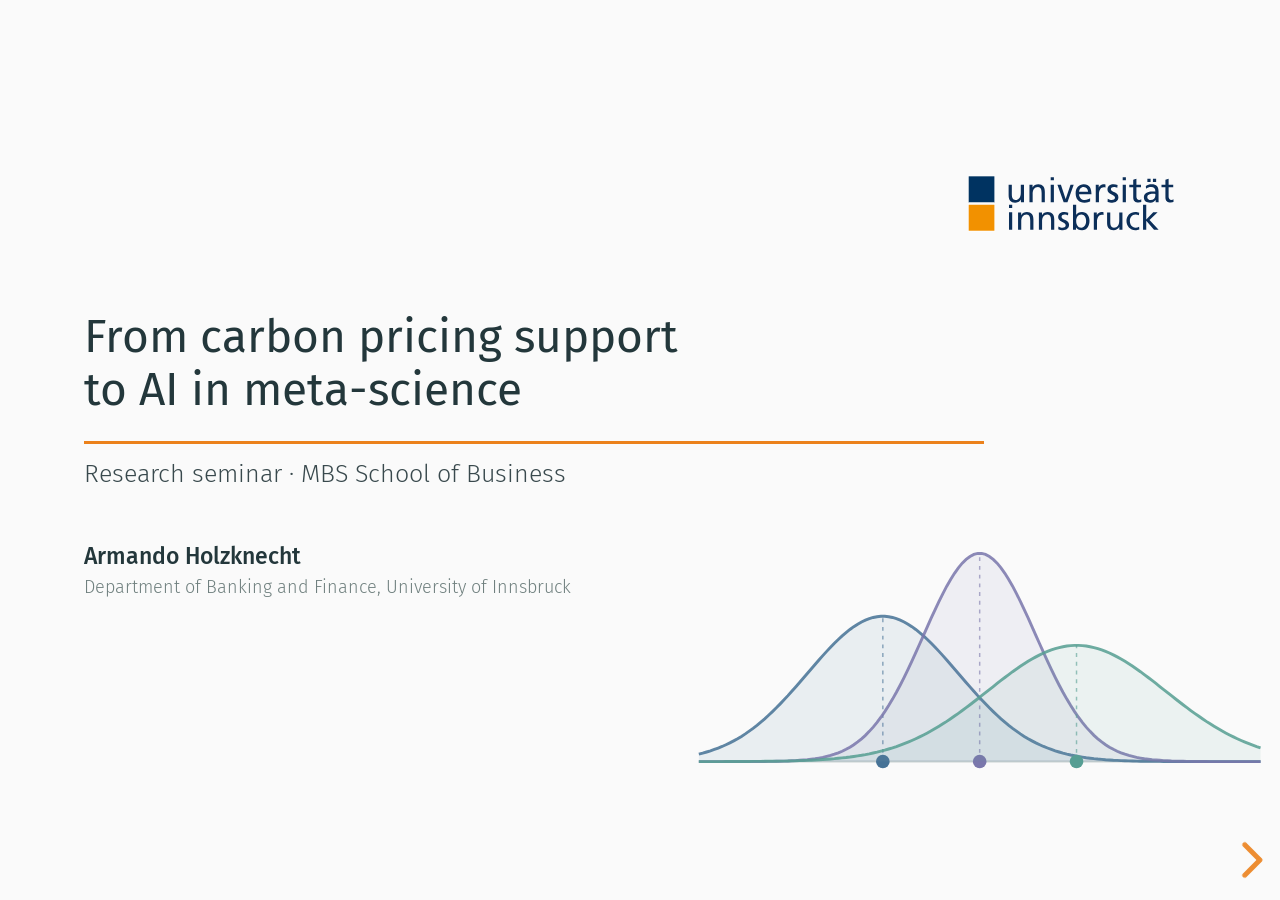
<file: talks/2026-11-mbs/index.html>
<!doctype html>
<html lang="en">
<head>
<meta charset="utf-8">
<meta name="viewport" content="width=device-width, initial-scale=1.0">
<title>From carbon pricing support to AI in meta-science</title>
<meta name="author" content="Armando Holzknecht">
<meta name="description" content="Research seminar slides, MBS School of Business, 2026. Prepared with the help of AI; speaker notes are AI-generated. Licensed under CC BY 4.0.">
<link rel="license" href="https://creativecommons.org/licenses/by/4.0/">
<link rel="stylesheet" href="lib/reset.css">
<link rel="stylesheet" href="lib/reveal.css">
<link rel="stylesheet" href="css/theme.css">
</head>
<body>
<div class="reveal">
  <div class="slides">

  <!-- ============ 1 · TITLE ============ -->
  <section data-no-chrome data-fig="title-deco">
    <div class="title-slide">
      <div class="title-deco figmount"></div>
      <div class="t-logo"><img src="assets/logos/uibk.svg" alt="University of Innsbruck"></div>
      <div class="title-main">
        <h1>From carbon pricing support to AI in meta-science</h1>
        <div class="title-rule"></div>
        <div class="title-sub">Research seminar · MBS School of Business</div>
        <div class="title-author">Armando Holzknecht</div>
        <div class="title-inst">Department of Banking and Finance, University of Innsbruck</div>
      </div>
    </div>
    <aside class="notes">
      Thank you for the invitation. I will present three projects: a field study on support for carbon pricing in Austria
      during the roll-out and removal of a visible carbon dividend, a pre-registered study that treats 63 large language
      models as synthetic populations and quantifies between-LLM heterogeneity in effect sizes, and the pre-registered
      ESS replication project.
    </aside>
  </section>

  <!-- ============ 2 · IN THE LAST EPISODE (ManyDesignsCarbon, Figure 3) ============ -->
  <section data-fig="mdc-forest">
    <div class="frame">
      <div class="frametitle"><h2>In the last episode</h2><span class="ft-cite">Armando Holzknecht, Rene Schwaiger, Juergen Huber, Esther Blanco, Michael Kirchler (2026), <i>Nature Human Behaviour</i></span><div class="ftprog"><span></span></div></div>
      <div class="framebody" style="padding:6px 22px 30px">
        <div class="figwrap"><div class="figmount"></div></div>
      </div>
    </div>
    <aside class="notes">
      Holzknecht, Schwaiger, Huber, Blanco and Kirchler (2026), "Collective evidence on behavioral interventions targeting
      carbon pricing support: A many-designs approach with 55 studies", Nature Human Behaviour; Figure 3.
      A many-designs study of 55 randomized controlled trials and almost 20,000 U.S. residents (k = 55, N = 19,558): behavioral
      interventions increased support for carbon pricing only modestly, with most individual interventions yielding no
      statistically significant effects. Left: real-world support (observed), with each team's expectation for its own design
      (blue triangles, self-assessed) and peer expectations (red squares, peer-assessed); right: stated support. Grey lines
      link each design across the two measures. Inference one-tailed. Observed: Q = 126.42, I-squared = 57.3%, tau = 0.123;
      stated: Q = 106.07, I-squared = 49.1%, tau = 0.105.
    </aside>
  </section>

  <!-- ==================== CO2 AUSTRIA ==================== -->
  <section id="p1" data-no-chrome>
    <div class="section-slide p1">
      <h1>Salient carbon dividends are not enough to generate widespread support for carbon pricing</h1>
      <div class="sec-authors">Rene Schwaiger, Julian Benda, Esther Blanco, Armando Holzknecht, Juergen Huber, Michael Kirchler</div>
      <div class="sec-links">
        <span>Preregistration Study 1:</span> <a href="https://doi.org/10.17605/OSF.IO/ZFVKE">doi.org/10.17605/OSF.IO/ZFVKE</a><br>
        <span>Preregistration Study 2:</span> <a href="https://doi.org/10.17605/OSF.IO/BN82W">doi.org/10.17605/OSF.IO/BN82W</a><br>
        <span>OSF project:</span> <a href="https://osf.io/zv4p5/">osf.io/zv4p5</a>
      </div>
      <div class="secprog"><span></span></div>
    </div>
  </section>

  <!-- 4 · Motivation -->
  <section>
    <div class="frame">
      <div class="frametitle"><h2>Carbon pricing and revenue recycling</h2><div class="ftprog"><span></span></div></div>
      <div class="framebody">
        <ul class="blist">
          <li>Building public support for carbon pricing is widely recognized as one of the central challenges of current climate policy.</li>
          <li>Expected financial costs, distributional fairness concerns, and distrust in how revenues are used are central determinants of support <span class="cite">(Dechezleprêtre et al., 2025)</span>.</li>
          <li class="fragment beamer" data-fragment-index="1">Revenue recycling through carbon dividends, that is, returning carbon tax proceeds to citizens, has been proposed to increase acceptability.</li>
          <li class="fragment beamer" data-fragment-index="2">Canada and Switzerland <span class="cite">(Mildenberger et al., 2022)</span>: low public awareness of the dividend, substantial underestimation of dividend amounts, only modest effects of individualized information on support.
            <ul class="blist"><li>Attributed mostly to the low salience of the payment mechanism: rebates embedded in income tax returns (Canada) or deducted from health insurance premiums (Switzerland).</li></ul>
          </li>
          <li class="fragment beamer" data-fragment-index="3">Whether a more visible dividend design would produce different patterns of awareness and support remains open.</li>
        </ul>
      </div>
    </div>
    <aside class="notes">
      Mildenberger et al. analyzed the only two countries with implemented carbon tax dividend programs at the time.
      They attribute the low awareness and limited support mostly to the low salience of the payment mechanism.
      Our question: would a more visible dividend produce different patterns? Austria provides exactly that setting.
    </aside>
  </section>

  <!-- 5 · Klimabonus -->
  <section data-fig="co2-timeline">
    <div class="frame">
      <div class="frametitle"><h2>The Austrian Klimabonus</h2><div class="ftprog"><span></span></div></div>
      <div class="framebody top" style="padding-top:18px;padding-bottom:34px">
        <ul class="blist tight" style="flex:0 0 auto">
          <li style="font-size:.7em">Introduced alongside Austria’s CO<sub>2</sub> pricing reform in October 2022: an annual lump-sum transfer to every resident over three consecutive years (2022–2024).</li>
          <li style="font-size:.7em">Prominently communicated through a nationwide government campaign; paid out automatically to bank accounts or by post as a physical voucher.</li>
          <li style="font-size:.7em">2024: €145 per adult in well-connected urban municipalities to €290 in the most rural areas; children under 18 received half the adult amount.</li>
          <li class="fragment beamer" data-fragment-index="1" style="font-size:.7em">Abolished from 2025 onward, officially attributed to fiscal reasons, while the carbon tax remained in place.</li>
        </ul>
        <div class="figwrap" style="margin-top:6px"><div class="figmount"></div></div>
      </div>
    </div>
    <div class="fragment" data-figstep="1" data-fragment-index="1" style="display:none"></div>
    <div class="fragment" data-figstep="2" data-fragment-index="2" style="display:none"></div>
    <div class="fragment" data-figstep="3" data-fragment-index="3" style="display:none"></div>
    <aside class="notes">
      The carbon price started at 30 euro per tonne, rose to 32.50 in 2023, 45 in 2024 and 55 in 2025; it stays fixed at 55
      until 2028, when pricing moves to the EU-ETS II. The Klimabonus combined a universal base amount with a regional
      top-up inversely related to public transport access. A family of two adults and two children received 435 euro in
      Vienna and up to 870 euro in the most rural areas. First click: the abolition; then Study 1 and Study 2, one click each. Study 1, shortly after the third
      payment, identifies the effect of information on support; Study 2, after the abolition, measures knowledge and
      support again with the Study 1 baseline protocol.
    </aside>
  </section>

  <!-- 6 · Design -->
  <section data-fig="co2-design">
    <div class="frame">
      <div class="frametitle"><h2>Two preregistered studies</h2><div class="ftprog"><span></span></div></div>
      <div class="framebody" style="padding-top:14px;padding-bottom:36px">
        <div class="figwrap"><div class="figmount"></div></div>
        <div class="stmt p1 fragment beamer" data-fragment-index="6" style="flex:0 0 auto;margin-top:8px">Both studies were preregistered, and sample sizes were based on power calculations.</div>
      </div>
    </div>
    <div class="fragment" data-figstep="1" data-fragment-index="1" style="display:none"></div>
    <div class="fragment" data-figstep="2" data-fragment-index="2" style="display:none"></div>
    <div class="fragment" data-figstep="3" data-fragment-index="3" style="display:none"></div>
    <div class="fragment" data-figstep="4" data-fragment-index="4" style="display:none"></div>
    <div class="fragment" data-figstep="5" data-fragment-index="5" style="display:none"></div>
    <aside class="notes">
      Both samples are representative of the Austrian adult population (quotas for age, gender, federal state and education).
      Study 1, November 2024, shortly after the third Klimabonus payment: a three-arm randomized survey experiment,
      recruited by Bilendi &amp; Respondi. Clicks two to four show the verbatim information screens of each condition (Baseline, Tax, Tax + KB; the screens build on each other); the information
      was conveyed in plain language with info-graphics, and after each knowledge question all participants received a
      brief clarification of the correct answer. The information treatments identify the effect of information about the
      tax and the dividend, not the direct effect of receiving the dividend. Study 2, March 2026, after the abolition,
      follows the Study 1 baseline protocol; sample recruited by Norstat. Power: Study 1 target of 1,600 gave 80% power for d or h = 0.22;
      Study 2 planned about 1,200 gave about 75% power for a point-biserial correlation of 0.10 (about d = 0.20); both at alpha = 0.005.
      Preregistrations: OSF ZFVKE (Study 1) and BN82W (Study 2 addendum).
    </aside>
  </section>

  <!-- 7 · Outcomes -->
  <section>
    <div class="frame">
      <div class="frametitle"><h2>Outcome measures</h2><div class="ftprog"><span></span></div></div>
      <div class="framebody top" style="padding-top:20px">
        <div class="group">
          <h3>Real-world behavioral proxies</h3>
          <ul class="blist">
            <li><b>Donation:</b> allocate between €0 and €200 of a potential €200 lottery prize to ForTomorrow, an organization that retires allowances from the EU Emissions Trading System.</li>
            <li><b>Letter:</b> sign a letter to the Austrian Federal Ministry advocating an increase in the carbon price to its estimated social cost of €110 per tonne.</li>
          </ul>
        </div>
        <div class="group fragment beamer" data-fragment-index="1">
          <h3>Stated support and perceptions</h3>
          <ul class="blist">
            <li><b>Stated support</b> for the carbon tax in place, for the announced increase from €45 to €55, and for raising the price to €110 per tonne, each on a five-point scale from strong opposition to strong support (coded 1 to 5).</li>
            <li><b>Perceptions:</b> effectiveness, fairness, burden on low-income households, and the effect on one’s own household.</li>
          </ul>
        </div>
        <div class="group fragment beamer" data-fragment-index="2">
          <h3>Policy knowledge</h3>
          <ul class="blist">
            <li><b>Study 1:</b> whether a carbon tax exists, how its revenue is used, and how the Klimabonus is paid (knowledge index, 0 to 3).</li>
            <li><b>Study 2:</b> whether the tax remained in place, whether its revenue now enters the general government budget, and whether respondents received a Klimabonus in 2025 or expect one in 2026.</li>
          </ul>
        </div>
        <div class="stmt p1 fragment beamer" data-fragment-index="3" style="margin-top:10px">The registered two-sided significance threshold of α = 0.005 is used throughout. The threshold 0.005 ≤ <i>P</i> &lt; 0.05 is considered as suggestive and <i>P</i> ≥ 0.05 as not statistically significant.</div>
      </div>
    </div>
    <aside class="notes">
      Ten respondents were selected as lottery winners and their chosen donations were implemented. A signature counts only
      if the provider verified the submitted name. The support items follow Mildenberger et al.; the perception items follow
      Dechezleprêtre et al. Scale labels in the German survey: "Stark dagegen" to "Stark dafür" (planned increase),
      "Lehne stark ab" to "Unterstütze stark" (110 euro). The target of 1,600 respondents provided 80% power to detect a
      pairwise standardized difference of 0.22 at alpha = 0.005.
    </aside>
  </section>

  <!-- 8 · Fig 1 -->
  <section data-fig="co2-fig1">
    <div class="frame">
      <div class="frametitle"><h2>Support for the carbon tax</h2><div class="ftprog"><span></span></div></div>
      <div class="framebody">
        <div class="figwrap"><div class="figmount"></div></div>
      </div>
    </div>
    <div class="fragment" data-figstep="1" style="display:none"></div>
    <div class="fragment" data-figstep="2" style="display:none"></div>
    <aside class="notes">
      Means or proportions with 95% confidence intervals, Study 1 Baseline (n = 503) and Study 2 (n = 1,105); solid bars
      Study 1, striped bars Study 2. Bar lengths should not be compared across outcome types.
      Study 1 Baseline: residents donated an average of 26.5 EUR and 22.1% signed the policy support letter; mean stated
      support 2.62 for the carbon tax in place and 2.21 for increasing the tax to the social cost of carbon (110 euro per
      tonne, about 120 USD, as suggested by the EPA). In an exploratory within-person comparison, support was higher for the
      more humble planned increase to 55 euro (2.45) than for the social-cost increase (paired difference 0.241,
      P &lt; 0.0001); 27.0% versus 20.7% rather or strongly in support.
      After the abolition (Study 2): donations 26.52 vs 26.54 EUR, letter signing 18.8% vs 22.1%, support for the tax in
      place 2.71 vs 2.62. The only cross-study difference reaching P &lt; 0.005 concerned support for the social-cost increase
      (2.40 vs 2.21; uncontrolled standardized difference 0.174, P = 0.0026; controlled 0.148, P = 0.00086).
      Support for reinstating the Klimabonus: 3.69, about one point higher than any other stated-support measure;
      60.2% (631 of 1,048) rather or strongly support reinstatement. The samples were independently recruited;
      differences between them are descriptive, not causal effects of the policy change.
    </aside>
  </section>

  <!-- 9 · Fig 2 -->
  <section data-fig="co2-fig2">
    <div class="frame">
      <div class="frametitle"><h2>Policy knowledge</h2><div class="ftprog"><span></span></div></div>
      <div class="framebody">
        <div class="figwrap"><div class="figmount"></div></div>
      </div>
    </div>
    <div class="fragment" data-figstep="1" style="display:none"></div>
    <div class="fragment" data-figstep="2" style="display:none"></div>
    <div class="fragment" data-figstep="3" style="display:none"></div>
    <aside class="notes">
      One quadrant per click. Complete response distributions; dark outlines mark the response coded as correct in each
      study, which differs for revenue use because the Klimabonus was abolished. After each question, participants received
      a brief clarification of the correct answer.
      Baseline: 72.6% knew that Austria levied a carbon tax, so about 1 in 4 residents did not know they had been paying a
      carbon tax in place since 2022. Only 13.9% correctly identified the use of its revenues to be a dividend. After being
      told that revenues fund the dividend, 33.9% identified the payment channel (additional Study 1 question).
      Early 2026: 71.4% knew the tax existed; 33.6% correctly identified the general government budget; 59.4% correctly
      reported no Klimabonus in 2025 while 25.2% believed they had received one; 56.9% correctly expected none in 2026.
    </aside>
  </section>

  <!-- 10 · Fig 3 -->
  <section data-fig="co2-fig3">
    <div class="frame">
      <div class="frametitle"><h2>Perceptions of the carbon-pricing policy</h2><div class="ftprog"><span></span></div></div>
      <div class="framebody">
        <div class="figwrap"><div class="figmount"></div></div>
      </div>
    </div>
    <div class="fragment" data-figstep="1" style="display:none"></div>
    <div class="fragment" data-figstep="2" style="display:none"></div>
    <div class="fragment" data-figstep="3" style="display:none"></div>
    <aside class="notes">
      One quadrant per click. Study 1: 32.4% strongly disagreed with the carbon tax being effective and 35.0% strongly disagreed with it being fair;
      68.4% rather or strongly agreed that the tax placed disproportionate burden on low-income households; own household:
      44.5% no perceived effect, 49.7% clearly or moderately worse off, 5.8% moderately or clearly better off.
      Study 2: the most frequent effectiveness response is neither (31.6%); strong disagreement is the most frequent fairness
      response (30.0%); 67.7% agree the tax burdens low-income households. None of the cross-study differences in
      perceptions reached P &lt; 0.05.
    </aside>
  </section>

  <!-- 11 · Fig 4 -->
  <section data-fig="co2-fig4">
    <div class="frame">
      <div class="frametitle"><h2>Effects of information on support, knowledge and perceptions</h2><div class="ftprog"><span></span></div></div>
      <div class="framebody">
        <div class="figwrap"><div class="figmount"></div></div>
      </div>
    </div>
    <div class="fragment" data-figstep="1" style="display:none"></div>
    <div class="fragment" data-figstep="2" style="display:none"></div>
    <div class="fragment" data-figstep="3" style="display:none"></div>
    <aside class="notes">
      Fully covariate controlled models: 30 common covariates plus regional Klimabonus-group fixed effects (n = 1,310 to
      1,312). Thick lines 95% CIs, thin lines 99.5% CIs matching alpha = 0.005; circles Tax, diamonds Tax + KB.
      Neither information treatment affected any support outcome at the prespecified threshold of alpha = 0.005.
      Controlled models give suggestive evidence of small increases in support for the tax in place and the planned
      increase (0.101 to 0.130 SD), and tax-only information suggestively reduced letter signing (h = -0.130, P = 0.037);
      no univariate contrast reached P &lt; 0.05.
      Exploratory item-level analysis: Tax + KB increased correct identification of how the dividend was paid, by bank
      transfer or postal voucher (h = 0.206, P = 0.0018), but did not produce a broader improvement in policy knowledge.
      Mediation: all absolute estimated indirect effects via knowledge were below 0.011 standard deviations.
      The treatments have features that could be interpreted as a best case for communication interventions.
    </aside>
  </section>

  <!-- 12 · Fig 5 part 1 -->
  <section data-fig="co2-fig5" data-fig-opts='{"part":1}'>
    <div class="frame">
      <div class="frametitle"><h2>Correlates of carbon-pricing support</h2><div class="ftprog"><span></span></div></div>
      <div class="framebody">
        <div class="figwrap"><div class="figmount"></div></div>
      </div>
    </div>
    <aside class="notes">
      Exploratory pooled associations with support in Study 1 and Study 2 (Study 1 Baseline plus Study 2). Continuous
      variables over one SD, binary variables between categories; effects standardized. Dark-green knowledge rows: pooled
      models with both knowledge measures; lighter green: separate Study 1 and Study 2 models. One star 0.005 &lt;= P &lt; 0.05,
      two stars P &lt; 0.005.
      No significant association of correct knowledge with either real-world measure of support. While the dividend was in
      place, correctly identifying the dividend was suggestively positively associated with stated support (0.249 and 0.250
      outcome SD); after its abolition, knowing that revenue goes to the general budget was suggestively negatively associated
      with stated support (-0.154 and -0.115 SD). Being more right-wing: negatively associated with stated support at
      P &lt; 0.005, suggestively with donations and letter signing. Government trust: positive with both stated-support
      outcomes (P &lt; 0.0001) and suggestively with donations.
    </aside>
  </section>

  <!-- 13 · Fig 5 part 2 -->
  <section data-fig="co2-fig5" data-fig-opts='{"part":2}'>
    <div class="frame">
      <div class="frametitle"><h2>Correlates of carbon-pricing support</h2><div class="ftprog"><span></span></div></div>
      <div class="framebody">
        <div class="figwrap"><div class="figmount"></div></div>
      </div>
    </div>
    <aside class="notes">
      Willingness to drive less was positively associated with all four outcomes (standardized associations 0.099 to 0.181;
      all P &lt; 0.005). Willingness to buy an electric vehicle and belief that climate change is human-caused: positive for
      both stated-support outcomes, suggestive for one real-world measure. Most climate-risk perceptions, current consumption
      habits, and other stated mitigation intentions showed no consistent significant associations. Direct comparisons
      showed no significant difference in association strength between willingness to drive less and political orientation
      (all P &gt;= 0.061). Among risk perceptions only drought and heat risk was associated with support, and only for the
      tax in place (0.108 SD, P = 0.00076).
    </aside>
  </section>

  <!-- 14 · Discussion P1 -->
  <section>
    <div class="frame">
      <div class="frametitle"><h2>Discussion</h2><div class="ftprog"><span></span></div></div>
      <div class="framebody">
        <ul class="blist">
          <li>Support for the carbon tax was low while the dividend was in place and remained low after its removal; knowledge of the dividend was severely limited throughout, despite its design elements that foster visibility.</li>
          <li class="fragment beamer" data-fragment-index="1">Information campaigns to the general public may have limited potential to foster support for carbon pricing.</li>
          <li class="fragment beamer" data-fragment-index="2">Willingness to drive less and political views are stronger predictors of support for carbon pricing than knowledge about the carbon tax or dividend.</li>
          <li class="fragment beamer" data-fragment-index="3">The constraints on carbon tax support are not specific to low-salience dividends but appear to reflect a more fundamental opposition to carbon pricing.</li>
        </ul>
      </div>
    </div>
    <aside class="notes">
      Caveat: the knowledge measures capture awareness of the fiscal link between tax and payment, not recall of having received
      the Klimabonus. But the treatments were designed to close precisely this gap and made clear that most citizens would be
      net beneficiaries; even then support did not meaningfully increase. Modifying support for climate policies may be harder
      than modifying individual mitigation choices. Open question: what, if anything, can build durable support.
    </aside>
  </section>

  <!-- ==================== PART 2 · LLMs AS SYNTHETIC POPULATIONS ==================== -->
  <!-- Source: the LLM talk in ../Papers/HKV_reveal (slide text verbatim, figures ported to js/figures/llm.js) -->
  <section id="p2" data-no-chrome>
    <div class="section-slide p2">
      <h1>Large Language Models as Synthetic Populations: Quantifying Between-LLM Heterogeneity</h1>
      <div class="sec-authors">Armando Holzknecht, Christian König-Kersting, David Valenta</div>
      <div class="sec-links"><span>Pre-registration, materials and code (OSF):</span> <a href="https://osf.io/k7fnh">osf.io/k7fnh</a></div>
      <div class="secprog"><span></span></div>
    </div>
    <aside class="notes">
      The study was pre-registered on OSF; the data were collected between 29 October and 3 November 2026, and
      everything shown is the real data, analysed as pre-registered.
    </aside>
  </section>

  <!-- Synthetic participants -->
  <section>
    <div class="frame">
      <div class="frametitle"><h2>Synthetic participants</h2><div class="ftprog"><span></span></div></div>
      <div class="framebody">
        <ul class="blist">
          <li>Large language models have rapidly become a standard research instrument in the social and behavioural sciences.</li>
          <li>A growing body of work uses them as “synthetic participants” to generate survey responses and experimental decisions <span class="cite">(Argyle et al., 2023; Dillion et al., 2023; Cui et al., 2025)</span>,</li>
          <li class="fragment beamer">to replicate stylised facts of human behaviour in economic games <span class="cite">(Polachek et al., 2025; Akata et al., 2025; Pal et al., 2026)</span>,</li>
          <li class="fragment beamer">and to forecast how human samples will respond to a treatment before the human study is run <span class="cite">(Hewitt et al., 2026)</span>.</li>
          <li class="fragment beamer">The appeal is straightforward: synthetic samples are fast, cheap and replenishable, which is particularly attractive for pre-testing policy interventions that are expensive, slow or politically costly to field.</li>
        </ul>
      </div>
    </div>
    <aside class="notes">
      Three uses: generate responses, replicate stylised facts, forecast human results. Then the appeal: fast, cheap,
      replenishable. The point is that this is now normal practice.
      The papers, one line each, if anyone asks. Argyle et al. (2023), Political Analysis: conditioning GPT-3 on
      demographic backstories reproduces US survey response distributions. Dillion et al. (2023), TiCS: a very high
      correlation between GPT moral judgements and human ratings, still arguing against replacement. Cui et al. (2025),
      Nature Computational Science: large-scale LLM replication of scenario-based experiments in psychology and
      management. Polachek et al. (2025), SSRN: ultimatum-game responders, human vs LLM. Akata et al. (2025), Nature
      Human Behaviour: LLMs in repeated games. Pal et al. (2026), PNAS Nexus: LLMs instantiate evolutionarily robust
      cooperation strategies. Hewitt et al. (2026), Nature: LLMs predict the results of social science experiments.
    </aside>
  </section>

  <!-- Model dependence -->
  <section>
    <div class="frame">
      <div class="frametitle"><h2>Model dependence</h2><div class="ftprog"><span></span></div></div>
      <div class="framebody">
        <ul class="blist">
          <li>LLM responses to identical prompts vary substantially across providers, model versions and time <span class="cite">(Bisbee et al., 2024; Sclar et al., 2024)</span>.</li>
          <li class="fragment beamer">Some authors have responded by running a handful of models and checking whether the headline finding survives.</li>
          <li class="fragment beamer">What is missing is a quantitative measure of how much of the variation in effect sizes is attributable to the choice of the model.</li>
        </ul>
      </div>
    </div>
    <aside class="notes">
      The gap. Emphasise "effect sizes": not response distributions, not accuracy, but the estimand researchers actually
      report. When synthetic pre-tests inform whether interventions are fielded, scaled or abandoned, substantive
      conclusions may become partly contingent on the provider or model selected.
      Bisbee et al. (2024), Political Analysis: ANES replication; GPT gets the means roughly right but the variance badly
      wrong, and answers move with the model version. Sclar et al. (2024): formatting alone (separators, spacing,
      ordering) moves performance substantially on an otherwise identical task.
    </aside>
  </section>

  <!-- Population heterogeneity -->
  <section>
    <div class="frame">
      <div class="frametitle"><h2>Population heterogeneity</h2><div class="ftprog"><span></span></div></div>
      <div class="framebody">
        <ul class="blist">
          <li>Holzmeister et al. (2024) decompose heterogeneity in effect-size estimates into population, design and analytical sources, each isolated by holding the other two fixed.</li>
          <li class="fragment beamer">Following this framework, we argue that LLM-induced heterogeneity can be understood as a form of population heterogeneity: the design (one prompt per condition) and the analysis (one estimation path) are held fixed.</li>
          <li class="fragment beamer">Each model constitutes a potential synthetic population from which researchers can sample; as in many-labs studies, each LLM serves as an independently collected study population.</li>
        </ul>
        <div class="stmt p2 fragment beamer"><b>Hypothesis 1 (pre-registered):</b> There is significant between-LLM heterogeneity (<i>τ</i> &gt; 0) in effect sizes.</div>
      </div>
    </div>
    <aside class="notes">
      The framing that makes the project a measurement exercise. Stress the isolation logic: design and analysis are held
      fixed by construction, so tau can directly be interpreted as population heterogeneity. Then H1, and be explicit
      that everything about providers is exploratory.
    </aside>
  </section>

  <!-- Design -->
  <section data-fig="llm-design">
    <div class="frame">
      <div class="frametitle"><h2>Design</h2><div class="ftprog"><span></span></div></div>
      <div class="framebody">
        <div class="figwrap"><div class="figmount"></div></div>
      </div>
    </div>
    <div class="fragment" data-figstep="1" style="display:none"></div>
    <aside class="notes">
      The design in one picture: Case 1 on arrival, Case 2 on the click. Case 1 is a conceptual replication with a human benchmark: the
      Austrian study from the first part of this talk. Case 2 is a direct replication we extend with the trust game.
      Two treatments times three games plus one treatment times two outcomes gives eight cells, each of which becomes
      one random-effects meta-analysis over the panel.
    </aside>
  </section>

  <!-- Case 1 -->
  <section data-fig="llm-prompts">
    <div class="frame">
      <div class="frametitle"><h2>Case 1: Nudging intervention for Carbon Pricing Support</h2><div class="ftprog"><span></span></div></div>
      <div class="framebody">
        <div class="figwrap"><div class="figmount"></div></div>
      </div>
    </div>
    <aside class="notes">
      The concrete manipulation. First the part both arms share: a welcome and consent block (project description,
      compensation, confidentiality), then general information saying the study has one survey question and one
      incentivized decision task, and then the climate introduction, "A Warming Planet", on the costs of greenhouse-gas
      emissions. That is the whole common stem. The three orange blocks are the entire treatment. Two outcomes per
      respondent: stated support on a five-point scale, revealed support as a donation out of a potential 200-euro
      lottery win. 200 observations per arm, 400 per model. The human benchmark is a representative Austrian sample of
      n = 1,600, and both prompts reproduce the welcome information, the baseline climate text, the tax information
      text, the stated-support question and the incentivized donation task of Schwaiger et al. (2026).
    </aside>
  </section>

  <!-- Case 2 -->
  <section>
    <div class="frame">
      <div class="frametitle"><h2>Case 2: First-Mover actions in Classic Economic Games</h2><div class="ftprog"><span></span></div></div>
      <div class="framebody">
        <ul class="blist">
          <li>Dictator, ultimatum and trust games. The DG and UG prompts are verbatim from Polachek et al. (2026); the trustor prompt is our extension.</li>
          <li class="fragment beamer" data-fragment-index="1">Two binary treatments crossed orthogonally:
            <ul class="blist">
              <li><b>Wealth</b> — stated initial endowment of 493 vs. 0 Rupees;</li>
              <li><b>Human emphasis</b> — an added “Respond as if you are human.” instruction.</li>
            </ul>
          </li>
          <li class="fragment beamer" data-fragment-index="2">Five-level stake ladder (20 to 200,000 Rupees) as a covariate ⇒ 20 cells × 100 observations = 2,000 per LLM and game.</li>
        </ul>
        <div class="formula llm-eq fragment beamer" data-fragment-index="3">Proportion<sub><i>i</i></sub> = α + β<sub>1</sub> log(Stakes<sub><i>i</i></sub>) + β<sub>2</sub> Wealth<sub><i>i</i></sub> + β<sub>3</sub> HumanEmphasis<sub><i>i</i></sub> + ε<sub><i>i</i></sub></div>
        <ul class="blist">
          <li class="fragment beamer" data-fragment-index="3">β<sub>2</sub> and β<sub>3</sub> are the two focal effects; each game is analysed as a separate meta-analysis.</li>
        </ul>
      </div>
    </div>
    <aside class="notes">
      Case 2 in one breath. Both treatments are pure framing: the wealth line is a stated initial endowment, and the
      human-emphasis sentence adds nothing informational. The trust game is our addition.
    </aside>
  </section>

  <!-- Estimation pipeline -->
  <section data-fig="llm-pipeline">
    <div class="frame">
      <div class="frametitle"><h2>Estimation pipeline: one model</h2><div class="ftprog"><span></span></div></div>
      <div class="framebody">
        <div class="figwrap"><div class="figmount"></div></div>
      </div>
    </div>
    <div class="fragment" data-figstep="1" style="display:none"></div>
    <div class="fragment" data-figstep="2" style="display:none"></div>
    <div class="fragment" data-figstep="3" style="display:none"></div>
    <div class="fragment" data-figstep="4" style="display:none"></div>
    <div class="fragment" data-figstep="5" style="display:none"></div>
    <div class="fragment" data-figstep="6" style="display:none"></div>
    <div class="fragment" data-figstep="7" style="display:none"></div>
    <aside class="notes">
      The core slide, built up one stage per click: the model is on screen on arrival, then seven clicks. (1) One model; (2) the model is a potential synthetic
      population, and the N = 400 responses are a sample from it; (3) half get control, half get treatment:
      randomisation is by construction, we simply send 200 of each; (4) the two prompts, differing only in the three tax
      blocks; (5) every query returns both outcomes, stated support on 1 to 5 and the donation out of the 200-euro
      lottery win; (6) the two response distributions and the shift between their means; (7) one OLS per outcome, with
      HC3 robust standard errors; (8) divide by the pooled SD, Huber et al. (2023), and you have Cohen's d with its SE.
      These are the real responses of gpt-5-2025-08-07: the information treatment LOWERS its stated support, d = -0.46;
      in the forest plot of the results it is one of the rows near the top. The donation runs through the identical path
      (d = -0.48 for this model). Nothing here is a chat session: stateless, single-turn API calls at provider defaults,
      no system prompt, no conversation history, no tools.
    </aside>
  </section>

  <!-- LLM panel -->
  <section data-fig="llm-panel">
    <div class="frame">
      <div class="frametitle"><h2>LLM panel</h2><div class="ftprog"><span></span></div></div>
      <div class="framebody">
        <div class="figwrap"><div class="figmount"></div></div>
      </div>
    </div>
    <div class="fragment" data-figstep="1" style="display:none"></div>
    <aside class="notes">
      The panel, and the caveat that comes with it: this market turns over weekly. Of the 57 registered models, ten were
      no longer accessible at data collection (four Gemma 3, three Llama 3, gpt-3.5-turbo-0125, gpt-4-0613,
      Qwen3.5-Flash), shown in red. At the same time 16 models were released after the pre-registration, which we added:
      in green, marked with a dagger. 63 LLMs from ten providers in total, 47 of them registered.
      The deviation to state openly: the registration made the 47 accessible registered models the confirmatory panel.
      Because the added models include the current frontier models researchers are most likely to use, the main
      analysis runs on all 63; restricted to the 47 registered models, homogeneity is likewise rejected in all eight
      cells (tau 0.21 to 0.53). Selection criteria, if asked: accessible through a stable API, not among the most
      expensive models, spanning large and small, current and older models from every major provider.
      Data collection took place between 29 October and 3 November 2026: 25,200 responses in Case 1 (400 per LLM) and
      378,000 responses in Case 2 (2,000 per LLM and game). Exclusions, if asked: rule (i), responses that are not a
      sensible answer, was hardly binding (no response in Case 1, 18 of 378,000 in Case 2). Rule (ii) was binding for 38
      model-cell combinations, in which a model gave the identical answer in every query of both conditions, so Cohen's
      d is undefined; these models are shown in the forest plots with an asterisk at zero and left out of the
      meta-analyses.
    </aside>
  </section>

  <!-- Results: carbon tax (paper Figure 1) -->
  <section data-fig="llm-forest-ct" data-no-chrome>
    <div class="frame">
      <div class="framebody bare">
        <div class="figwrap"><div class="figmount"></div></div>
      </div>
    </div>
    <aside class="notes">
      Figure 1 of the paper. Each line is one LLM at d plus or minus 1.96 SE, sorted by the estimate; a dagger marks a
      model added after the pre-registration; the asterisked rows at zero are the rule-(ii) exclusions; the black diamond
      is the REML pooled effect (mu); the blue row is the human data. The curve at the bottom is the estimated
      distribution of true effects across LLMs, theta ~ N(mu, tau^2); the dashed curves use the bounds of the 95% CI of
      tau, and the shares give how many true effects lie below and above zero.
      Stated support: tau = 0.34, Q(47) = 587, p &lt; 0.001. Per-LLM effects from d = -0.56 (gpt-5.6-luna) to 1.44
      (ministral-14b-2512); 12 significantly positive, eight significantly negative. The pooled effect is small and not
      different from zero, d = 0.09.
      Revealed support: tau = 0.39, Q(57) = 938, p &lt; 0.001; from -1.48 (gemini-3.5-flash-lite) to 0.86
      (ministral-3b-2512). Pooled d = -0.14: suggestive evidence that the information treatment, on average across LLMs,
      reduces donations (p = 0.008).
      The human effect, estimated with the identical pipeline, is small and not significant for both outcomes (d = 0.09
      and 0.02). For stated support the pooled LLM effect coincides almost exactly with it, but 15 of 48 models (stated)
      and 15 of 58 (revealed) yield an effect that differs significantly from the human one. These comparisons are
      exploratory; we do not rank models by proximity to humans.
    </aside>
  </section>

  <!-- Results: wealth (paper Figure 2) -->
  <section data-fig="llm-forest-wealth" data-no-chrome>
    <div class="frame">
      <div class="framebody bare">
        <div class="figwrap"><div class="figmount"></div></div>
      </div>
    </div>
    <aside class="notes">
      Three games on a common axis. tau = 0.29 (DG), 0.24 (UG), 0.32 (TG); homogeneity rejected in all three. The pooled
      wealth effects are small: close to zero in the DG, suggestive negative in the UG (d = -0.08, p = 0.008),
      significantly negative in the TG (d = -0.15). These small averages mask effects of opposite signs: in the trust
      game eight LLMs are significantly positive and 31 significantly negative, from d = -1.53 (claude-fable-5-1) to
      0.48 (llama-4-maverick). Depending on the LLM queried, a researcher would conclude that higher wealth makes first
      movers significantly more generous, significantly less generous, or leaves their behaviour unaffected.
    </aside>
  </section>

  <!-- Results: human emphasis (paper Figure 3) -->
  <section data-fig="llm-forest-human" data-no-chrome>
    <div class="frame">
      <div class="framebody bare">
        <div class="figwrap"><div class="figmount"></div></div>
      </div>
    </div>
    <aside class="notes">
      One added sentence: "Respond as if you are human". Unlike wealth, it increases the share sent on average,
      significantly in all three games (d = 0.32, 0.26, 0.16). Most models move in this direction, but by very different
      amounts: in the dictator game from d = -0.31 (gpt-4o-mini) to 2.49 (llama-4-maverick). The dictator game has the
      largest heterogeneity of all eight cells, tau = 0.50; UG 0.38, TG 0.21. With one model you would have reported one
      point on this line, and nothing about how far it could have moved had a different LLM been selected.
    </aside>
  </section>

  <!-- Meta-analysis summary -->
  <section>
    <div class="frame">
      <div class="frametitle"><h2>Meta-analysis summary</h2><div class="ftprog"><span></span></div></div>
      <div class="framebody">
        <div data-llm-metatable></div>
      </div>
    </div>
    <aside class="notes">
      The deliverable of the confirmatory analysis: one column per cell, one tau each, full panel. Do not read it out;
      point at the tau row and the p row. The study-level criterion: H1 is supported within a case if Q rejects at
      p &lt; 0.005 in both cells of Case 1 and in at least four of six cells of Case 2; it rejects in all eight.
      Robustness, if asked: the 47 registered models only, all eight rejected, tau 0.21 to 0.53; the balanced panel of 32
      registered models with a defined d in every cell, tau 0.19 to 0.40; pooling the unstandardised OLS coefficients on
      the raw scale, all eight rejected. The lower bound of the 99.5% CI for tau exceeds 0.06 in every cell, and the 95%
      prediction interval includes zero in every cell.
    </aside>
  </section>

  <!-- Exploratory moderation: human emphasis -->
  <section data-fig="llm-mod-human">
    <div class="frame">
      <div class="frametitle"><h2>Exploratory moderation: human emphasis</h2><div class="ftprog"><span></span></div></div>
      <div class="framebody">
        <div class="figwrap"><div class="figmount"></div></div>
      </div>
    </div>
    <aside class="notes">
      What explains the spread? Mixed-effects meta-regressions with the provider as moderator, clearly exploratory. Each
      row is the subgroup-pooled effect of one provider; the grey line the overall pooled effect.
      The human-emphasis treatment is the only treatment for which the provider explains a substantial share of the
      heterogeneity: the treatment that directly addresses how the model should portray itself. Significant in the
      ultimatum game (Q_M(9) = 24.69, p = 0.003, R2_meta = 21.3%) and in the trust game (Q_M(9) = 28.46, p &lt; 0.001,
      25.9%); suggestive in the dictator game (Q_M(9) = 22.02, p = 0.009, 18.2%). In the ultimatum game the
      subgroup-pooled effects range from d = 0.06 for OpenAI to 0.97 for Meta.
      For the other treatments, if asked: for neither Case 1 outcome does the provider explain any share of the
      between-LLM variance (Q_M(9) = 5.62, p = 0.777 for stated support; Q_M(9) = 4.23, p = 0.896 for revealed support;
      R2_meta = 0% in both); for the wealth effect the provider explains no significant share in any of the three games
      (all p of 0.33 or more). Overall, model-specific idiosyncrasies appear to dominate systematic differences between
      providers.
    </aside>
  </section>

  <!-- Conclusion -->
  <section>
    <div class="frame">
      <div class="frametitle"><h2>Conclusion</h2><div class="ftprog"><span></span></div></div>
      <div class="framebody">
        <ul class="blist">
          <li>We quantify how much the effect sizes of synthetic pre-tests depend on which model is queried: each of 63 LLMs from ten providers serves as an independently collected study population, and we pool the per-LLM effects of two cases (eight treatment–outcome cells) in random-effects meta-analyses.</li>
          <li class="fragment beamer">Homogeneity is rejected in every cell. The estimates of <i>τ</i> range from 0.21 to 0.50, with a median of <span data-llm-medtau>0.33</span>, which is about 5.5 times the median between-population heterogeneity of <i>τ</i> ≈ 0.06 reported by Holzmeister et al. (2024).</li>
          <li class="fragment beamer">An effect estimated from a single LLM should not be interpreted as an estimate of “the” synthetic effect: the uncertainty attributable to model choice is often larger than the sampling uncertainty within a model.</li>
          <li class="fragment beamer">Synthetic pre-tests should be based on a broad panel of models, with the between-model variation reported alongside the pooled effect.</li>
        </ul>
      </div>
    </div>
    <aside class="notes">
      Close on the findings, then the implications. The median tau is about five times the median heterogeneity
      Holzmeister et al. report across human populations: if each LLM is one synthetic population, these populations
      differ from one another more than human populations do. That is the missing error bar of single-model studies. Our
      tau estimates can serve as a reference for uncertainty assessments and power calculations, e.g. reported as a
      prediction interval.
      Limitations, if asked: the panel is a snapshot of a rapidly changing market; each model was queried at provider
      defaults, single-turn, with a single prompt per condition, so prompt wording, decoding parameters or persona
      conditioning would likely add to the uncertainty we document; and the Case 2 prompts and results are published, so
      they may be in the training data (this does not affect the estimand).
      Anticipated questions. "Nobody thinks tau is exactly zero": agree; the interesting quantity is the magnitude of
      tau and the width of the prediction interval, not the rejection. The design has no same-model-twice control, so
      within-model run-to-run instability is not separated from between-model variation. "Is it just response bias?": a
      directional bias that shifts a model's answers uniformly in both conditions would cancel out in a treatment
      contrast (cf. Meyer et al. 2026), yet we still find large between-model differences in treatment effects. "What
      are the API settings?": provider defaults throughout, one stateless single-turn call per observation, no system
      prompt, no tools. "Which model is closest to humans?": we deliberately make no such claim; the human benchmark is
      depicted, the comparisons are exploratory. "What next?": varying prompts and models in a crossed design, to weigh
      model choice against prompt choice; and model characteristics such as size, release date or post-training that
      predict the response.
    </aside>
  </section>

  <!-- ==================== PART 3 · ESS ==================== -->
  <section id="p3" data-no-chrome>
    <div class="section-slide p3">
      <h1>Large scale evidence on replicability from the European Social Survey</h1>
      <div class="sec-authors">Armando Holzknecht, Magnus Johannesson, Levent Neyse, Felix Holzmeister</div>
      <div class="sec-links"><span>Pre-analysis plan 1 (Zenodo):</span> <a href="https://doi.org/10.5281/zenodo.23187422">doi.org/10.5281/zenodo.23187422</a></div>
      <div class="secprog"><span></span></div>
    </div>
  </section>

  <!-- ESS motivation 1 (paper draft, introduction) -->
  <section>
    <div class="frame">
      <div class="frametitle"><h2>Large-scale replication projects</h2><div class="ftprog"><span></span></div></div>
      <div class="framebody">
        <ul class="blist">
          <li>Large-scale replication projects in the social sciences suggest a replication rate of about 50%, both in terms of significant findings and relative effect sizes <span class="cite">(Open Science Collaboration, 2015; Camerer et al., 2016, 2018; Holzmeister et al., 2025)</span>.</li>
          <li>Most of the replicated studies have been lab or online experiments, although observational data studies constitute the bulk of empirical work in the social sciences.</li>
          <li class="fragment beamer" data-fragment-index="1">New data for replicating observational studies can be difficult to find, and collecting it may be costly or infeasible.</li>
        </ul>
      </div>
    </div>
    <aside class="notes">
      The Reproducibility Project: Psychology replicated 100 studies from three top psychology journals; of the 97 original
      studies reporting positive findings, only 35 (36%) replicated, in terms of an effect in the same direction significant
      at the 5% level. Across projects, the significance rate ranges from about 36% (RP:P) to 70% for papers in Management
      Science (Davis et al., 2023); Tyner et al. (2026), 164 papers published 2009 to 2018: 49% on the significance indicator,
      40% on the relative effect size. The lack of new data has led to a trend towards robustness tests of observational
      data studies (Campbell et al., 2024; Aczel et al., 2026; Brodeur et al., 2026). Holzknecht, Johannesson and Holzmeister
      (2026) is our simulation paper on what replicability and robustness reveal about true effects.
    </aside>
  </section>

  <!-- ESS motivation 2 (paper draft, introduction); overlay figure: Muravyev (2026), js/figures/muravyev.js -->
  <section data-fig="muravyev-ratio">
    <div class="frame">
      <div class="frametitle"><h2>Replications in new time periods</h2><div class="ftprog"><span></span></div></div>
      <div class="framebody has-overlay">
        <ul class="blist">
          <li>Delios et al. (2022) tested 29 studies in strategic management in new time periods and countries: 23 of 42 time-period replication tests (55%) and 4 of 10 country tests (40%) replicated.</li>
          <li class="fragment beamer" data-fragment-index="1">Muravyev (2026) replicated over 1,000 results from the top three finance journals in new time periods with an LLM pipeline: 42% in terms of significant results in the original direction, 45% in terms of relative effect sizes.</li>
          <li class="fragment beamer" data-fragment-index="3">For studies based on repeated general population survey data, original studies can be replicated in new data rounds.</li>
          <li class="fragment beamer" data-fragment-index="4">We implement such replications at large scale in the European Social Survey (ESS), based on a pre-registered design and AI-assisted methodology.</li>
        </ul>
        <div class="figoverlay figmount"></div>
      </div>
    </div>
    <div class="fragment" data-figstep="1" data-fragment-index="2" style="display:none"></div>
    <div class="fragment" data-figstep="2" data-fragment-index="3" style="display:none"></div>
    <aside class="notes">
      Delios et al. outlined an avenue for systematic replication work on observational data: test the original results in
      new time periods and countries. Muravyev extended this to finance; the important advance is the LLM pipeline, which
      makes replications scalable. We build on both ideas: the ESS has collected general population data in 11 rounds since
      2002/03, so every round after the data used in a paper is a natural holdout sample.
      The figure is Muravyev's own (dmurav.com/replications), redrawn from his vector PDF: the mean yearly coefficient
      ratio (yearly / published) by year relative to the end of the original sample, about 0.85 before and about 0.57
      after; grey: 95% paper-bootstrap intervals; the open circle is year 0. He obtains 1,328 in-sample replications, 1,005
      with enough post-sample data; in sample 75% reproduce the published sign and significance (median coefficient ratio
      0.93), out of sample 42% (median ratio 0.45). The figure opens as a light overlay on its own click after the Muravyev bullet and closes with the next bullet.
    </aside>
  </section>

  <!-- ESS design: the three stages -->
  <section>
    <div class="frame">
      <div class="frametitle"><h2>Design: three stages</h2><div class="ftprog"><span></span></div></div>
      <div class="framebody">
        <p class="lead">Replicate observational studies using data from the European Social Survey (ESS): a repeated cross-section of the population aged 15 and older, 11 rounds from 2002/03 to 2023/24, 39 countries.</p>
        <div class="vstack">
          <div class="vcard p3"><div class="k">0</div><div><h3>Stage 0: Collecting eligible papers</h3><p>Criteria (a)–(c) applied to the ESS Bibliography: articles listed in Part I (“Substantive Publications”), published 2003–2024, peer-reviewed, in English, in a journal indexed in the SSCI or SCIE, full text obtainable; 2,972 articles.</p></div></div>
          <div class="vcard p3 fragment beamer" data-fragment-index="1"><div class="k">1</div><div><h3>Stage 1: Screening</h3><p>AI agents screen the 2,972 articles against criteria (d)–(h) and record, for each eligible paper, the statistically significant key result most strongly emphasized in a specification card; 601 papers for replication.</p></div></div>
          <div class="vcard p3 fragment beamer" data-fragment-index="2"><div class="k">2</div><div><h3>Stage 2: Implementation (recreation and replication)</h3><p>An AI agent recreates the key estimate from the specification card with the ESS data used in the original paper, then runs the same script on the ESS rounds collected after those used in the original study.</p></div></div>
        </div>
      </div>
    </div>
    <aside class="notes">
      Stage 0 is the initial screening and Stage 1 the AI-assisted identification of key results, both specified in PAP1
      (doi 10.5281/zenodo.23187422); Stage 2 and the hypotheses are specified in PAP2. For each eligible paper we replicate
      one statistically significant result: the result most strongly emphasized in the paper that relies exclusively on
      ESS data and publicly available country-level indicators. Primary replication indicator: the relative effect size in
      the replication compared with the original study; we test whether relative effect sizes are systematically smaller
      than 1, and whether replicability is associated with journal impact factor, research field and publication year.
      ESS target sample size: at least 1,500 respondents per country and round (800 where fewer than 2 million residents
      are aged 15 or older).
    </aside>
  </section>

  <!-- Stage 0 · PRISMA -->
  <section data-fig="ess-prisma">
    <div class="frame">
      <div class="frametitle"><h2>Stage 0: Study selection</h2><div class="ftprog"><span></span></div></div>
      <div class="framebody" style="padding-top:12px;padding-bottom:36px">
        <div class="figwrap"><div class="figmount"></div></div>
      </div>
    </div>
    <div class="fragment" data-figstep="1" style="display:none"></div>
    <div class="fragment" data-figstep="2" style="display:none"></div>
    <div class="fragment" data-figstep="3" style="display:none"></div>
    <div class="fragment" data-figstep="4" style="display:none"></div>
    <aside class="notes">
      The bibliography has 7,546 entries; 6,742 belong to Part I. Records removed before screening are identified by fixed
      rules on the citation string. The index screen matched ISSNs from Crossref and OpenAlex against the Clarivate Master
      Journal List; 483 records without ISSN were resolved from the full text. Of the AI-assisted downloads, 709 were made by
      the agent operating the browser within the library session, 18 were open copies it located. Every decision is recorded
      with its evidence in a per-entry decision report.
    </aside>
  </section>

  <!-- Stage 1 · Inclusion criteria (d)-(h); (a)-(c) are on the design slide (Stage 0) -->
  <section>
    <div class="frame">
      <div class="frametitle"><h2>Stage 1: Inclusion criteria</h2><div class="ftprog"><span></span></div></div>
      <div class="framebody">
        <ul class="blist small">
          <li><b>(d)</b> At least one statistically significant key result (two-sided <i>p</i> &lt; 0.05) in the Abstract, Introduction, Discussion, or Conclusion, based exclusively on ESS data and country- and region-level indicators from the ESS Multilevel Data.</li>
          <li><b>(e)</b> Testable with at least one ESS round fielded after the ESS data used in the original paper.</li>
          <li><b>(f)</b> Reported as a regression coefficient with its <i>t</i>- or <i>z</i>-statistic, <i>p</i>-value, standard error, or confidence interval.</li>
          <li><b>(g)</b> Interpreted as a test of a hypothesis rather than as a purely descriptive result.</li>
          <li><b>(h)</b> If more than one result qualifies: the result most strongly emphasized; up to three results, in order of emphasis.</li>
          <li><b>Exclusion:</b> the key result estimates the effect of a policy intervention or another event occurring during the original study period.</li>
        </ul>
      </div>
    </div>
    <aside class="notes">
      Criteria (a) to (c) were applied in Stage 0: listed in Part I of the ESS Bibliography 2003 to 2024; peer-reviewed
      article in English in a journal indexed in the SSCI or SCIE; PDF of the published article or the author's accepted
      manuscript obtainable. The exclusion criterion exists because the relevant event may not be present in the replication
      period. If the key result fails a criterion, we turn to the next result in order of emphasis; if none of up to three
      results qualifies, the paper is excluded. Multilevel indicators come from the ESS Multilevel Data File of round 11.
      One deviation changes a criterion (PAP2, Appendix A, Deviation 4): in the second screening run, the AI tool could also
      obtain country-level indicators from other publicly available sources (e.g., Eurostat, the OECD or the World Bank).
      This applies to 193 of the 603 included articles; a robustness test compares them with the rest.
    </aside>
  </section>

  <!-- Stage 1 · AI pipeline -->
  <section data-fig="ess-pipeline">
    <div class="frame">
      <div class="frametitle"><h2>Stage 1: AI-assisted identification of key results</h2><div class="ftprog"><span></span></div></div>
      <div class="framebody">
        <div class="figwrap"><div class="figmount"></div></div>
      </div>
    </div>
    <div class="fragment" data-figstep="1" style="display:none"></div>
    <div class="fragment" data-figstep="2" style="display:none"></div>
    <div class="fragment" data-figstep="3" style="display:none"></div>
    <div class="fragment" data-figstep="4" style="display:none"></div>
    <aside class="notes">
      Agents are instances of Claude Opus 5.5 at high effort, run through Claude Code in non-interactive mode, at most five at
      a time; no web search, no file deletion, no human intervention during the run. Each article is read by a separate agent
      in a fresh context, with only the PDF and its own supplementary material. The card lists up to three candidate results
      in order of emphasis. A card that fails a check is discarded and the article read again. The agents' own eligibility
      verdicts are recorded and compared, but do not affect eligibility. Prompt, SHA-256 hash and scripts are registered on Zenodo.
      Three runs (PAP2, Appendix A): the first, pre-registered run included 370 of the 2,972 papers; a second run re-read 1,106
      papers with indicators from other public sources and a corrected verification script (633 included); a third run read
      151 papers once more, after which every paper was either included or excluded (614). We then excluded one paper whose
      journal is not in the SSCI/SCIE and 10 whose key estimate has no computable t/z-value: 603 remain, and 601 after
      excluding the two pilot papers. Setup and Stage 1 outcomes: doi.org/10.5281/zenodo.23910694.
    </aside>
  </section>

  <!-- Stage 1 example: specification card of pilot paper S6350 (pages: assets/cards, js/figures/cards.js) -->
  <section data-fig="ess-card" data-fig-opts='{"card":"spec","steps":10}'>
    <div class="frame">
      <div class="frametitle"><h2>Stage 1: Specification card</h2><span class="ft-cite">Pilot study: von dem Knesebeck &amp; Geyer (2007), <i>BMC Public Health</i></span><div class="ftprog"><span></span></div></div>
      <div class="framebody">
        <div class="figwrap"><div class="figmount"></div></div>
      </div>
    </div>
    <div class="fragment" data-figstep="1" style="display:none"></div>
    <div class="fragment" data-figstep="2" style="display:none"></div>
    <div class="fragment" data-figstep="3" style="display:none"></div>
    <div class="fragment" data-figstep="4" style="display:none"></div>
    <div class="fragment" data-figstep="5" style="display:none"></div>
    <div class="fragment" data-figstep="6" style="display:none"></div>
    <div class="fragment" data-figstep="7" style="display:none"></div>
    <div class="fragment" data-figstep="8" style="display:none"></div>
    <div class="fragment" data-figstep="9" style="display:none"></div>
    <div class="fragment" data-figstep="10" style="display:none"></div>
    <aside class="notes">
      Each click scrolls the card down by less than one screen; the mouse wheel also scrolls. The card records up to three
      key estimates that support the key result but focuses on the first, the coefficient the paper's text leads with. It
      sets out the analytical specification of this estimate as reported in the paper (model, dependent variable,
      independent variables, sample restrictions), marks every choice the paper leaves open as inferred, and identifies the
      future holdout waves in which the estimate is to be replicated. Example: von dem Knesebeck and Geyer (2007), emotional
      support and education in 22 countries, ESS round 1; key estimate for men in Germany, odds ratio 5.03, 95% CI
      [2.54, 9.95]. It is one of the five pilot papers; since we observed its recreation and replication results before
      registration, it is excluded from all analyses.
    </aside>
  </section>

  <!-- Stage 2 · Runs -->
  <section data-fig="ess-runs">
    <div class="frame">
      <div class="frametitle"><h2>Stage 2: One script, several runs</h2><div class="ftprog"><span></span></div></div>
      <div class="framebody">
        <div class="figside">
          <div class="figwrap"><div class="figmount"></div></div>
          <div class="side">
            <ul class="blist">
              <li>The AI agent works only from the specification card, without access to the published paper, its supplementary material or its code.</li>
              <li>Iteration 0 implements the card exactly as written; further iterations may only revise entries the card marks as inferred, never just to move the estimate closer to the original one.</li>
              <li>The script of the last iteration is run on the holdout rounds; the AI tool may only correct errors that prevent it from running.</li>
            </ul>
          </div>
        </div>
      </div>
    </div>
    <div class="fragment" data-figstep="1" style="display:none"></div>
    <div class="fragment" data-figstep="2" style="display:none"></div>
    <div class="fragment" data-figstep="3" style="display:none"></div>
    <aside class="notes">
      Stage 2 agents are Claude Opus 5.5 at high effort, one study per agent, at most five at a time. The recreation is
      estimated in the ESS rounds and countries of the original analysis; the AI tool stops when it judges the estimate close
      enough or when no inferred entry could account for the gap. Studies whose recreated coefficient or t/z-value deviates
      from the original by more than 50% are excluded. The replication pools all holdout rounds, with round fixed effects
      where the original used a single round, and is also run in each holdout round separately (input to the heterogeneity
      test). Holdout rounds were fixed in Stage 1: every later round in which the outcome, the focal regressor and every
      control were asked. Rounds 1 to 4 are an example.
    </aside>
  </section>

  <!-- Stage 2 · Indicators -->
  <section>
    <div class="frame">
      <div class="frametitle"><h2>Stage 2: Reproducibility and replicability indicators</h2><div class="ftprog"><span></span></div></div>
      <div class="framebody">
        <ul class="blist">
          <li><b>Recreate reproducibility</b>: the key estimate recreated in the ESS rounds and countries of the original analysis, from the specification card <span class="cite">(Dreber &amp; Johannesson, 2025)</span>.</li>
          <li><b>Direct replicability</b>: the same analysis in all ESS rounds after the latest round used in the original article, up to round 11 (2023/24).</li>
          <li>Test statistics converted to a pseudo Cohen’s <i>d</i> <span class="cite">(Szucs &amp; Ioannidis, 2017)</span>:</li>
        </ul>
        <div class="formula"><i>d</i> = <span class="frac"><span>2<i>t</i></span><span>√<i>n</i></span></span></div>
        <ul class="blist">
          <li><b>Main outcomes</b>: the replication-to-original and the replication-to-recreation relative effect sizes.</li>
        </ul>
      </div>
    </div>
    <aside class="notes">
      The replication-to-original relative effect size equals the product of the recreation-to-original and the
      replication-to-recreation relative effect sizes: it captures the total deviation from the original estimate, whereas the
      replication-to-recreation effect size isolates the change from running the same analysis on later ESS rounds. The
      relative effect-size indicators incorporate both false-positive original results and original effect-size inflation and
      are unaffected by replication power; the significance indicators depend on power and serve as robustness tests.
      With a continuous key regressor, the pseudo d corresponds to about two times a standardized beta (Gelman 2008).
      Outliers in the relative replication effect sizes are excluded with Tukey's fences (3 times the IQR).
    </aside>
  </section>

  <!-- Stage 2 example: recreation and replication card of pilot paper S6350 (pages: assets/cards, js/figures/cards.js) -->
  <section data-fig="ess-card" data-fig-opts='{"card":"result","steps":9}'>
    <div class="frame">
      <div class="frametitle"><h2>Stage 2: Recreation and replication card</h2><span class="ft-cite">Pilot study: von dem Knesebeck &amp; Geyer (2007), <i>BMC Public Health</i></span><div class="ftprog"><span></span></div></div>
      <div class="framebody">
        <div class="figwrap"><div class="figmount"></div></div>
      </div>
    </div>
    <div class="fragment" data-figstep="1" style="display:none"></div>
    <div class="fragment" data-figstep="2" style="display:none"></div>
    <div class="fragment" data-figstep="3" style="display:none"></div>
    <div class="fragment" data-figstep="4" style="display:none"></div>
    <div class="fragment" data-figstep="5" style="display:none"></div>
    <div class="fragment" data-figstep="6" style="display:none"></div>
    <div class="fragment" data-figstep="7" style="display:none"></div>
    <div class="fragment" data-figstep="8" style="display:none"></div>
    <div class="fragment" data-figstep="9" style="display:none"></div>
    <aside class="notes">
      Each click scrolls the card down by less than one screen; the mouse wheel also scrolls. Same pilot paper, recreated
      from the specification card alone (iteration 0 only). Original: odds ratio 5.03, 95% CI [2.54, 9.95]. Recreation in
      round 1: 5.22 [2.71, 10.07], N = 1,204. Replication, rounds 2 to 11 pooled: 2.60 [1.89, 3.58], N = 14,364,
      significant at the 5% level in the direction of the original. Relative effect sizes (pseudo d): replication to
      original 0.36 (original d on the recreation's N, because the published N is the total over the 22 country models),
      replication to recreation 0.34. Round by round the odds ratios range from 1.74 to 8.68. From round 5 education is
      edulvlb, and from round 6 the confidant item asks how many people one can discuss intimate matters with, dichotomised
      at none versus any. Pilot paper, excluded from all analyses.
    </aside>
  </section>

  <!-- 37 · Hypotheses -->
  <section>
    <div class="frame">
      <div class="frametitle"><h2>Primary hypotheses</h2><div class="ftprog"><span></span></div></div>
      <div class="framebody">
        <table class="booktabs wide" style="font-size:.62em">
          <tr><th>Hypothesis</th><th class="l">Test</th></tr>
          <tr><td>1a, 1b: replication effect sizes are systematically lower than the original (a) and the recreated (b) effect sizes</td><td class="l">one-sample <i>t</i>-test of the mean relative effect size against 1</td></tr>
          <tr><td>2: replicability varies between fields</td><td class="l">OLS on six fields, joint Wald test</td></tr>
          <tr><td>3: replicability increases with publication year</td><td class="l">OLS on publication year</td></tr>
          <tr><td>4: replicability is higher for studies with a lower original <i>p</i>-value</td><td class="l">OLS on an indicator for original <i>p</i> &lt; 0.005</td></tr>
          <tr><td>5: replicability varies with the impact factor of the journal</td><td class="l">OLS on impact factor quartiles, joint Wald test</td></tr>
          <tr><td>6: citations of articles vary with replicability</td><td class="l">OLS of Google Scholar citations on the relative effect size</td></tr>
          <tr><td>7: there is heterogeneity in effect size estimates over time</td><td class="l">round-by-round random-effects meta-analyses, global <i>Q</i>-test</td></tr>
        </table>
        <div class="stmt p3"><i>p</i> &lt; 0.005 for “statistically significant” results and <i>p</i> &lt; 0.05 for “suggestive evidence” <span class="cite">(Benjamin et al., 2018)</span>; all tests two-sided.</div>
      </div>
    </div>
    <aside class="notes">
      Hypotheses 2 to 6 use the replication-to-original relative effect size, control for field and include publication year
      fixed effects where specified, with HC1 standard errors. Fields: Political science 175, Sociology 150, Other 112,
      Medical and health sciences 66, Economics and business 64, Psychology and cognitive sciences 36. Impact factor quartiles:
      274 Q1, 208 Q2, 81 Q3, 20 Q4, 20 without an impact factor. 464 of the 603 key estimates have p &lt; 0.005. Citations as of
      4 November 2026. Hypothesis 7 uses studies with at least three replication rounds (metafor, REML, Q-profile intervals).
      Secondary hypotheses repeat the tests for recreate reproducibility. Robustness tests: indicators from sources outside the
      ESS, countries dropped from the recreation, natural effect-size units.
    </aside>
  </section>

  <!-- ==================== CLOSING ==================== -->
  <section data-no-chrome>
    <div class="standout-slide">
      <h1>Thank you</h1>
      <div class="so-sub">armando.holzknecht@uibk.ac.at</div>
      <div class="so-lic">Slides licensed under <a href="https://creativecommons.org/licenses/by/4.0/">CC BY 4.0</a> · prepared with the help of AI (Claude, Anthropic)</div>
    </div>
  </section>

  <section>
    <div class="frame">
      <div class="frametitle"><h2>References</h2><div class="ftprog"><span></span></div></div>
      <div class="framebody top">
        <div class="refs-grid" id="refsMount"></div>
      </div>
    </div>
  </section>

  <section>
    <div class="frame">
      <div class="frametitle"><h2>References</h2><div class="ftprog"><span></span></div></div>
      <div class="framebody top">
        <div class="refs-grid" id="refsMount2"></div>
      </div>
    </div>
  </section>

  <section>
    <div class="frame">
      <div class="frametitle"><h2>Disclaimer</h2><div class="ftprog"><span></span></div></div>
      <div class="framebody">
        <div class="stmt" style="font-size:.8em">
          <p>This presentation was prepared with the help of AI: Claude (Anthropic) wrote the HTML, CSS and JavaScript, laid out the slides and redrew the figures from the papers’ data and published figures. The slide text follows the wording of the underlying manuscripts and pre-analysis plans; the speaker notes are AI-generated and may contain errors.</p>
          <p style="margin-top:.7em">The publications and pre-analysis plans are authoritative: where the slides or notes differ from them, the publications prevail, and the papers, not the slides, should be cited. The author is responsible for the content.</p>
        </div>
      </div>
    </div>
    <aside class="notes">
      Last slide, for the web version: the deck was built with Claude (Anthropic) under my direction, the speaker notes are
      AI-generated, and the papers and pre-analysis plans are the authoritative source for every result shown.
    </aside>
  </section>

  </div><!-- /.slides -->
  <div class="deck-header"></div>
  <div class="deck-footer">
    <span class="ft-title">Armando Holzknecht · Research seminar, MBS School of Business</span>
    <span class="ft-page"></span>
  </div>
</div><!-- /.reveal -->

<script src="js/core.js"></script>
<script src="js/data.js"></script>
<script src="js/figures/deco.js"></script>
<script src="js/figures/mdc_forest.js"></script>
<script src="js/figures/co2_policy.js"></script>
<script src="js/figures/co2_fig1.js"></script>
<script src="js/figures/co2_heat.js"></script>
<script src="js/figures/co2_fig4.js"></script>
<script src="js/figures/co2_fig5.js"></script>
<script src="js/figures/llm.js"></script>
<script src="js/figures/ess.js"></script>
<script src="js/figures/cards.js"></script>
<script src="js/figures/muravyev.js"></script>
<script src="lib/reveal.js"></script>
<script src="lib/plugin/notes/notes.js"></script>
<script>
  var DECK_TITLE = 'Armando Holzknecht · Research seminar, MBS School of Business';
  var PRINT = /print-pdf/.test(location.search);
  var SNAP = /snapshot=1/.test(location.search);
  var QA = (location.search.match(/qa=(\d+)/) || [])[1];
  if (QA != null) PSD.qaStatic = true;
  var deck = new Reveal({
    width:1280, height:720, margin:0, minScale:0.2, maxScale:2.0,
    hash:true, slideNumber:false, controls:true, progress:false,
    transition: QA != null ? 'none' : 'slide', transitionSpeed:'default', backgroundTransition:'fade',
    pdfSeparateFragments:false, pdfMaxPagesPerSlide:1, scrollActivationWidth:null,
    plugins:[ RevealNotes ]
  });
  window.deck = deck;
  PSD.initDriver(deck);

  function startDeck(){
    if (PSD.llmHtml) PSD.llmHtml();
    PSD.prepareFragments();
    deck.initialize().then(function(){
      populateRefs();
      if (SNAP) { buildSnapshot(); return; }
      initChrome();
      if (QA != null) {
        document.documentElement.classList.add('qa-static');
        deck.slide(+QA, 0, 99);
        deck.layout();
      }
    });
  }
  if (document.fonts && document.fonts.load) {
    Promise.all([
      document.fonts.load('300 16px "Fira Sans"'),
      document.fonts.load('400 16px "Fira Sans"'),
      document.fonts.load('500 16px "Fira Sans"'),
      document.fonts.load('600 16px "Fira Sans"'),
      document.fonts.load('italic 400 16px "Fira Sans"')
    ]).then(startDeck, startDeck);
  } else { startDeck(); }

  function initChrome(){
    var secs = document.querySelectorAll('.reveal > .slides > section');
    var total = secs.length;
    var ff = document.querySelector('.reveal > .deck-footer');
    var hh = document.querySelector('.reveal > .deck-header');
    function sizeFooter(){
      var scale = (deck.getScale && deck.getScale()) || 1;
      var hoff = Math.max(0, (window.innerWidth - 1280 * scale) / 2);
      ff.style.height = (30 * scale) + 'px';
      ff.style.paddingLeft = (hoff + 56 * scale) + 'px';
      ff.style.paddingRight = (hoff + 56 * scale) + 'px';
      ff.style.fontSize = (13 * scale) + 'px';
      var voff = Math.max(0, (window.innerHeight - 720 * scale) / 2);
      hh.style.height = (voff + 1) + 'px';
    }
    function update(){
      var cur = deck.getCurrentSlide ? deck.getCurrentSlide() : null;
      if (!cur) return;
      var idx = Array.prototype.indexOf.call(secs, cur);
      var frac = total > 1 ? (idx / (total - 1)) : 0;
      document.querySelectorAll('.ftprog > span, .secprog > span').forEach(function(sp){ sp.style.width = (frac * 100) + '%'; });
      if (cur.hasAttribute('data-no-chrome')) { ff.classList.remove('show'); hh.classList.remove('show'); return; }
      ff.querySelector('.ft-page').textContent = (idx + 1) + ' / ' + total;
      ff.classList.add('show'); hh.classList.add('show'); sizeFooter();
    }
    deck.on('slidechanged', update);
    deck.on('resize', function(){ sizeFooter(); });
    window.addEventListener('resize', sizeFooter);
    update();
  }

  function buildSnapshot(){
    var secs = document.querySelectorAll('.reveal > .slides > section');
    var total = secs.length;
    document.documentElement.classList.add('qa-static', 'psd-snapshot', 'print-pdf');
    PSD.buildAll();
    secs.forEach(function(sec, idx){
      sec.querySelectorAll('.fragment').forEach(function(f){ f.classList.add('visible'); });
      sec.style.display = 'block'; sec.style.top = '0px'; sec.style.left = '0px';
      sec.style.transform = 'none'; sec.style.opacity = '1'; sec.style.visibility = 'visible';
      var frac = total > 1 ? (idx / (total - 1)) : 0;
      sec.querySelectorAll('.ftprog > span, .secprog > span').forEach(function(sp){ sp.style.width = (frac * 100) + '%'; });
      if (idx > 0 && !sec.hasAttribute('data-no-chrome') && !sec.querySelector('.print-footer')) {
        var f = document.createElement('div');
        f.className = 'print-footer';
        f.innerHTML = '<span>' + DECK_TITLE + '</span><span class="pf-page">' + (idx + 1) + ' / ' + total + '</span>';
        (sec.querySelector('.frame') || sec).appendChild(f);
      }
      sec.querySelectorAll('.figwrap, .figwrap .figmount').forEach(function(el){
        var h = el.getBoundingClientRect().height;
        if (h > 0) { el.style.flex = '0 0 auto'; el.style.height = h + 'px'; el.style.minHeight = '0'; }
      });
      sec.querySelectorAll('.figwrap .figmount > svg').forEach(function(svg){
        var r = svg.getBoundingClientRect();
        if (r.height > 0) { svg.style.width = r.width + 'px'; svg.style.height = r.height + 'px'; }
      });
    });
    var sl = document.querySelector('.reveal .slides');
    if (sl) { sl.style.transform = 'none'; sl.style.left = 'auto'; sl.style.top = 'auto'; }
    document.documentElement.setAttribute('data-snapshot-ready', String(total));
  }
  function populateRefs(){
    var m = document.getElementById('refsMount'), m2 = document.getElementById('refsMount2');
    if (!m || !PSD.data || !PSD.data.references || m.childElementCount) return;
    var items = PSD.data.references.items, half = m2 ? Math.ceil(items.length / 2) : items.length;
    items.forEach(function(r, i){
      var d = document.createElement('div'); d.className = 'ref';
      d.innerHTML = '<span class="rn">' + (i + 1) + '</span><span>' + r.full + '</span>';
      (i < half ? m : m2).appendChild(d);
    });
  }
</script>
</body>
</html>
</file>
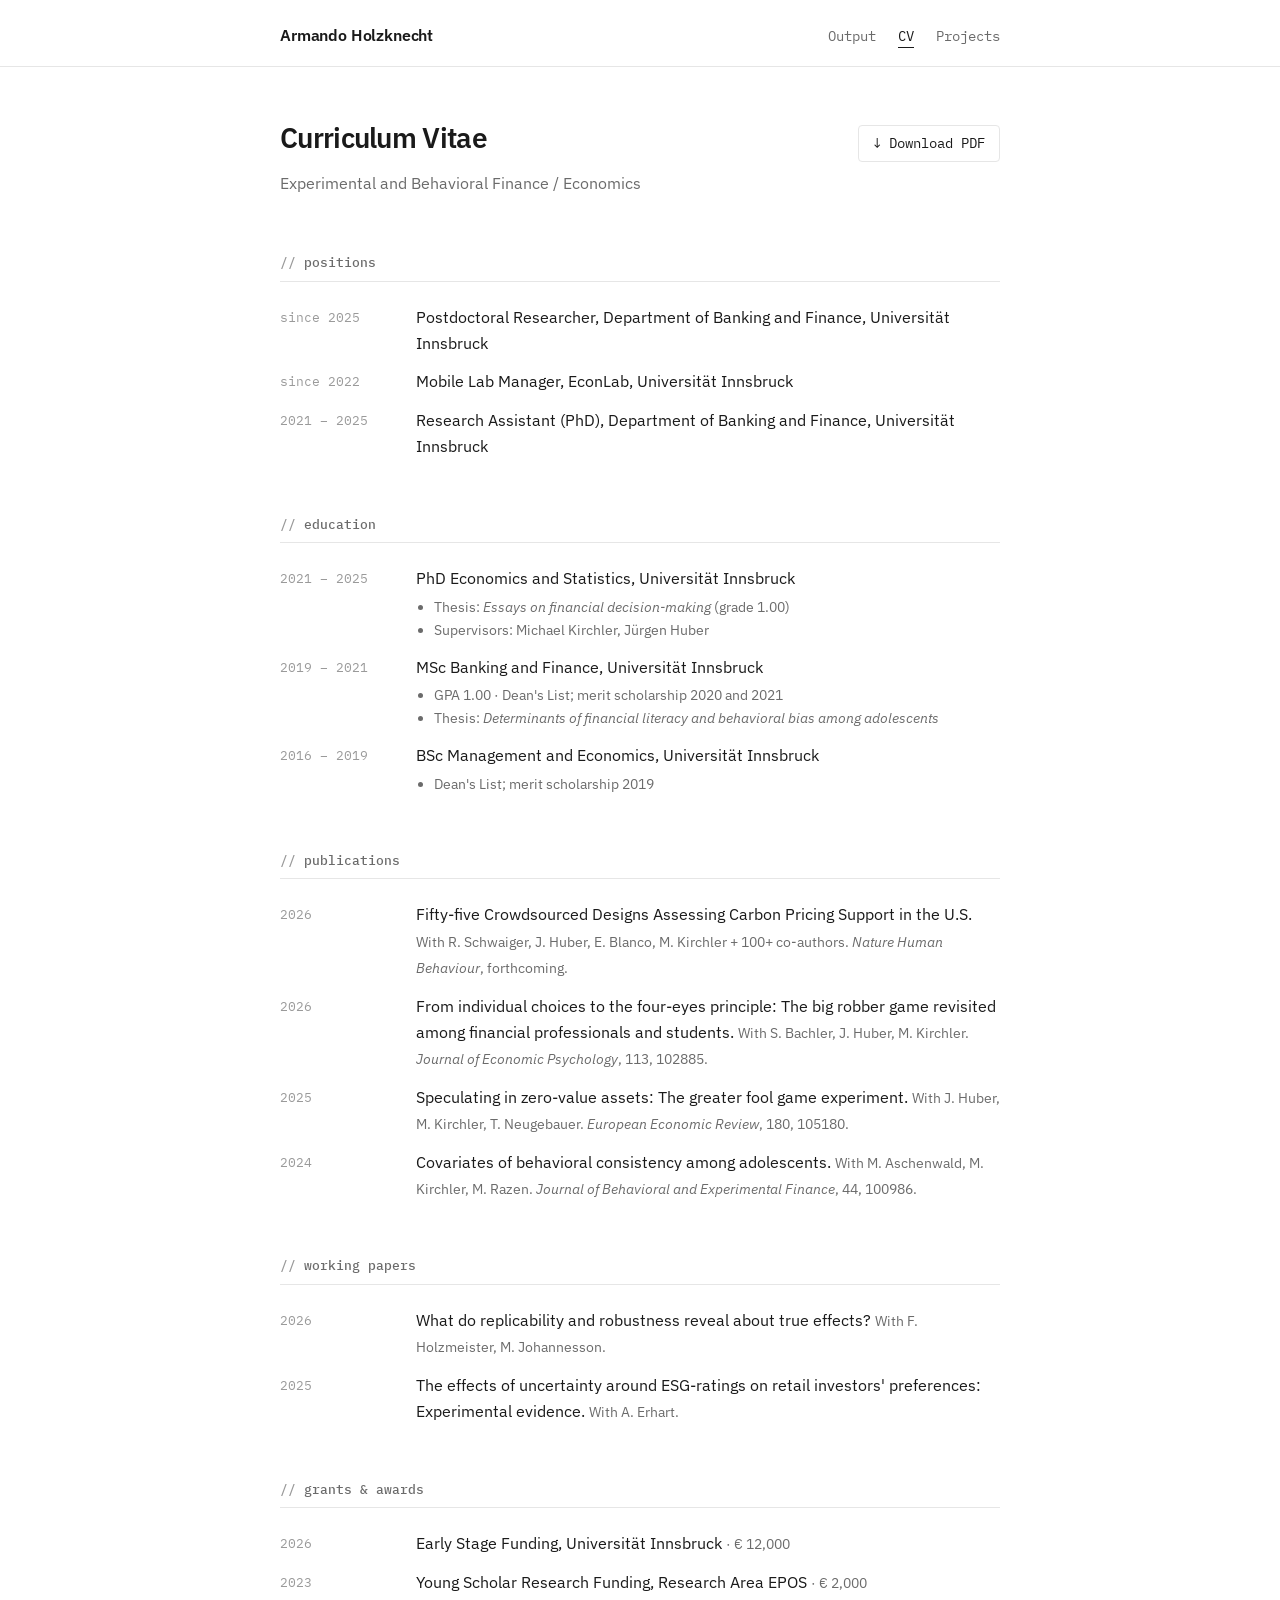
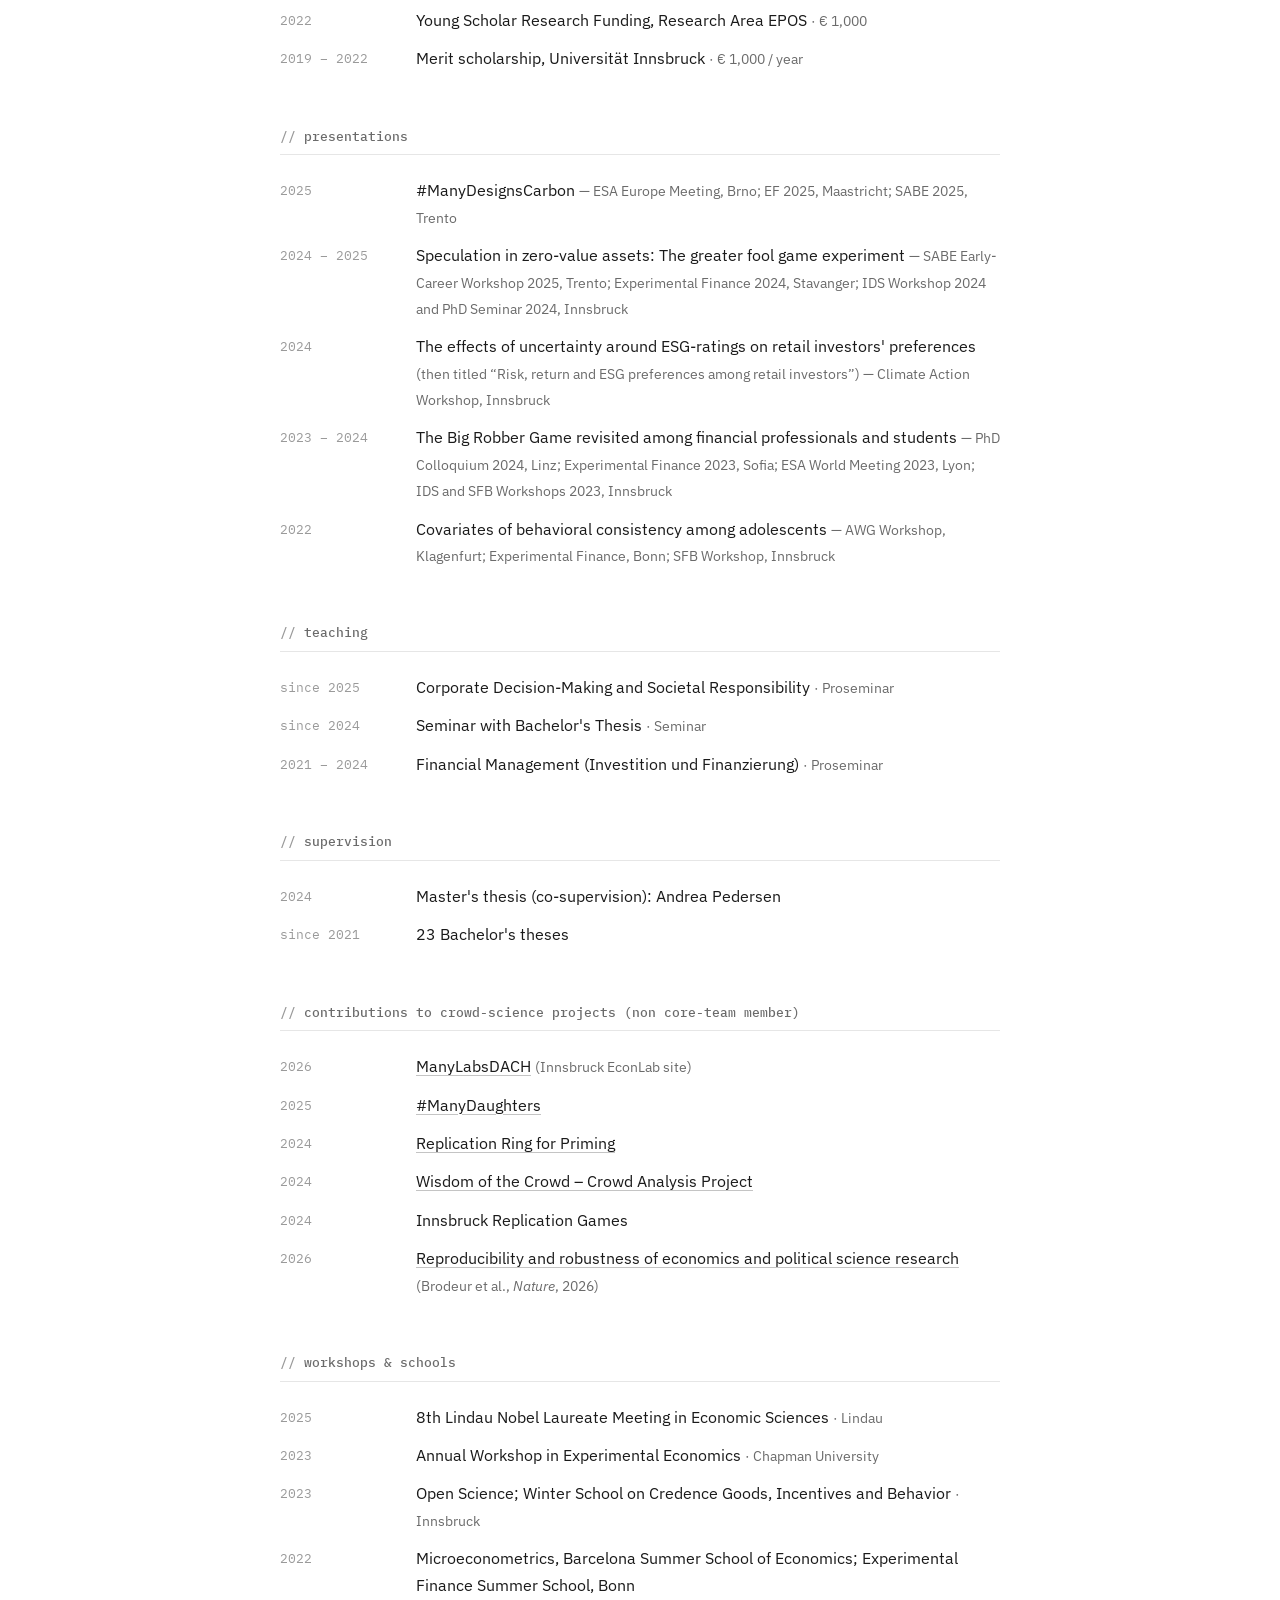
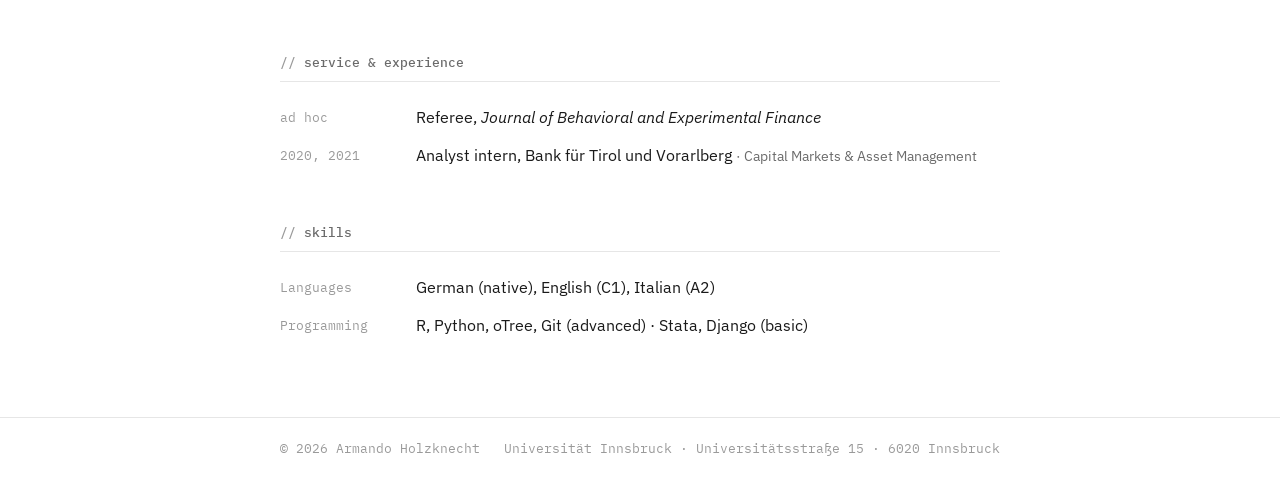
<file: cv.html>
<!doctype html>
<html lang="en">
<head>
  <meta charset="utf-8">
  <meta name="viewport" content="width=device-width, initial-scale=1">
  <title>CV · Armando Holzknecht</title>
  <link rel="preconnect" href="https://fonts.googleapis.com">
  <link rel="preconnect" href="https://fonts.gstatic.com" crossorigin>
  <link href="https://fonts.googleapis.com/css2?family=IBM+Plex+Mono:wght@400;500&family=IBM+Plex+Sans:wght@400;500;600&display=swap" rel="stylesheet">
  <link rel="stylesheet" href="assets/style.css">
</head>
<body>
  <header class="site-header">
    <div class="wrap">
      <a class="site-name" href="index.html">Armando Holzknecht</a>
      <nav class="site-nav">
        <a href="output.html">Output</a>
        <a href="cv.html" aria-current="page">CV</a>
        <a href="projects.html">Projects</a>
      </nav>
    </div>
  </header>

  <main>
    <div class="wrap">
      <div class="cv-head">
        <div>
          <h1>Curriculum Vitae</h1>
          <p class="lede">Experimental and Behavioral Finance / Economics</p>
        </div>
        <a class="button" href="assets/Holzknecht_CV.pdf" target="_blank" rel="noopener">Download PDF</a>
      </div>

      <h2>Positions</h2>
      <div class="cv-row"><div class="when">since 2025</div><div class="what">Postdoctoral Researcher, Department of Banking and Finance, Universität Innsbruck</div></div>
      <div class="cv-row"><div class="when">since 2022</div><div class="what">Mobile Lab Manager, EconLab, Universität Innsbruck</div></div>
      <div class="cv-row"><div class="when">2021 – 2025</div><div class="what">Research Assistant (PhD), Department of Banking and Finance, Universität Innsbruck</div></div>

      <h2>Education</h2>
      <div class="cv-row"><div class="when">2021 – 2025</div><div class="what">PhD Economics and Statistics, Universität Innsbruck
        <ul><li>Thesis: <em>Essays on financial decision-making</em> (grade 1.00)</li><li>Supervisors: Michael Kirchler, Jürgen Huber</li></ul></div></div>
      <div class="cv-row"><div class="when">2019 – 2021</div><div class="what">MSc Banking and Finance, Universität Innsbruck
        <ul><li>GPA 1.00 · Dean's List; merit scholarship 2020 and 2021</li><li>Thesis: <em>Determinants of financial literacy and behavioral bias among adolescents</em></li></ul></div></div>
      <div class="cv-row"><div class="when">2016 – 2019</div><div class="what">BSc Management and Economics, Universität Innsbruck
        <ul><li>Dean's List; merit scholarship 2019</li></ul></div></div>

      <h2>Publications</h2>
      <div class="cv-row"><div class="when">2026</div><div class="what">Fifty-five Crowdsourced Designs Assessing Carbon Pricing Support in the U.S. <span class="sub">With R. Schwaiger, J. Huber, E. Blanco, M. Kirchler + 100+ co-authors. <em>Nature Human Behaviour</em>, forthcoming.</span></div></div>
      <div class="cv-row"><div class="when">2026</div><div class="what">From individual choices to the four-eyes principle: The big robber game revisited among financial professionals and students. <span class="sub">With S. Bachler, J. Huber, M. Kirchler. <em>Journal of Economic Psychology</em>, 113, 102885.</span></div></div>
      <div class="cv-row"><div class="when">2025</div><div class="what">Speculating in zero-value assets: The greater fool game experiment. <span class="sub">With J. Huber, M. Kirchler, T. Neugebauer. <em>European Economic Review</em>, 180, 105180.</span></div></div>
      <div class="cv-row"><div class="when">2024</div><div class="what">Covariates of behavioral consistency among adolescents. <span class="sub">With M. Aschenwald, M. Kirchler, M. Razen. <em>Journal of Behavioral and Experimental Finance</em>, 44, 100986.</span></div></div>

      <h2>Working papers</h2>
      <div class="cv-row"><div class="when">2026</div><div class="what">What do replicability and robustness reveal about true effects? <span class="sub">With F. Holzmeister, M. Johannesson.</span></div></div>
      <div class="cv-row"><div class="when">2025</div><div class="what">The effects of uncertainty around ESG-ratings on retail investors' preferences: Experimental evidence. <span class="sub">With A. Erhart.</span></div></div>

      <h2>Grants &amp; awards</h2>
      <div class="cv-row"><div class="when">2026</div><div class="what">Early Stage Funding, Universität Innsbruck <span class="sub">· € 12,000</span></div></div>
      <div class="cv-row"><div class="when">2023</div><div class="what">Young Scholar Research Funding, Research Area EPOS <span class="sub">· € 2,000</span></div></div>
      <div class="cv-row"><div class="when">2022</div><div class="what">Young Scholar Research Funding, Research Area EPOS <span class="sub">· € 1,000</span></div></div>
      <div class="cv-row"><div class="when">2019 – 2022</div><div class="what">Merit scholarship, Universität Innsbruck <span class="sub">· € 1,000 / year</span></div></div>

      <h2>Presentations</h2>
      <div class="cv-row"><div class="when">2025</div><div class="what">#ManyDesignsCarbon <span class="sub">— ESA Europe Meeting, Brno; EF 2025, Maastricht; SABE 2025, Trento</span></div></div>
      <div class="cv-row"><div class="when">2024 – 2025</div><div class="what">Speculation in zero-value assets: The greater fool game experiment <span class="sub">— SABE Early-Career Workshop 2025, Trento; Experimental Finance 2024, Stavanger; IDS Workshop 2024 and PhD Seminar 2024, Innsbruck</span></div></div>
      <div class="cv-row"><div class="when">2024</div><div class="what">The effects of uncertainty around ESG-ratings on retail investors' preferences <span class="sub">(then titled “Risk, return and ESG preferences among retail investors”) — Climate Action Workshop, Innsbruck</span></div></div>
      <div class="cv-row"><div class="when">2023 – 2024</div><div class="what">The Big Robber Game revisited among financial professionals and students <span class="sub">— PhD Colloquium 2024, Linz; Experimental Finance 2023, Sofia; ESA World Meeting 2023, Lyon; IDS and SFB Workshops 2023, Innsbruck</span></div></div>
      <div class="cv-row"><div class="when">2022</div><div class="what">Covariates of behavioral consistency among adolescents <span class="sub">— AWG Workshop, Klagenfurt; Experimental Finance, Bonn; SFB Workshop, Innsbruck</span></div></div>

      <h2>Teaching</h2>
      <div class="cv-row"><div class="when">since 2025</div><div class="what">Corporate Decision-Making and Societal Responsibility <span class="sub">· Proseminar</span></div></div>
      <div class="cv-row"><div class="when">since 2024</div><div class="what">Seminar with Bachelor's Thesis <span class="sub">· Seminar</span></div></div>
      <div class="cv-row"><div class="when">2021 – 2024</div><div class="what">Financial Management (Investition und Finanzierung) <span class="sub">· Proseminar</span></div></div>

      <h2>Supervision</h2>
      <div class="cv-row"><div class="when">2024</div><div class="what">Master's thesis (co-supervision): Andrea Pedersen</div></div>
      <div class="cv-row"><div class="when">since 2021</div><div class="what">23 Bachelor's theses</div></div>

      <h2>Contributions to crowd-science projects (non core-team member)</h2>
      <div class="cv-row"><div class="when">2026</div><div class="what"><a href="https://zenodo.org/records/23620402" target="_blank" rel="noopener">ManyLabsDACH</a> <span class="sub">(Innsbruck EconLab site)</span></div></div>
      <div class="cv-row"><div class="when">2025</div><div class="what"><a href="https://www.manydaughters.com/" target="_blank" rel="noopener">#ManyDaughters</a></div></div>
      <div class="cv-row"><div class="when">2024</div><div class="what"><a href="https://osf.io/ysnmg" target="_blank" rel="noopener">Replication Ring for Priming</a></div></div>
      <div class="cv-row"><div class="when">2024</div><div class="what"><a href="https://woccap.com/" target="_blank" rel="noopener">Wisdom of the Crowd – Crowd Analysis Project</a></div></div>
      <div class="cv-row"><div class="when">2024</div><div class="what">Innsbruck Replication Games</div></div>
      <div class="cv-row"><div class="when">2026</div><div class="what"><a href="https://doi.org/10.1038/s41586-026-10251-x" target="_blank" rel="noopener">Reproducibility and robustness of economics and political science research</a> <span class="sub">(Brodeur et al., <em>Nature</em>, 2026)</span></div></div>

      <h2>Workshops &amp; schools</h2>
      <div class="cv-row"><div class="when">2025</div><div class="what">8th Lindau Nobel Laureate Meeting in Economic Sciences <span class="sub">· Lindau</span></div></div>
      <div class="cv-row"><div class="when">2023</div><div class="what">Annual Workshop in Experimental Economics <span class="sub">· Chapman University</span></div></div>
      <div class="cv-row"><div class="when">2023</div><div class="what">Open Science; Winter School on Credence Goods, Incentives and Behavior <span class="sub">· Innsbruck</span></div></div>
      <div class="cv-row"><div class="when">2022</div><div class="what">Microeconometrics, Barcelona Summer School of Economics; Experimental Finance Summer School, Bonn</div></div>

      <h2>Service &amp; experience</h2>
      <div class="cv-row"><div class="when">ad hoc</div><div class="what">Referee, <em>Journal of Behavioral and Experimental Finance</em></div></div>
      <div class="cv-row"><div class="when">2020, 2021</div><div class="what">Analyst intern, Bank für Tirol und Vorarlberg <span class="sub">· Capital Markets &amp; Asset Management</span></div></div>

      <h2>Skills</h2>
      <div class="cv-row"><div class="when">Languages</div><div class="what">German (native), English (C1), Italian (A2)</div></div>
      <div class="cv-row"><div class="when">Programming</div><div class="what">R, Python, oTree, Git (advanced) · Stata, Django (basic)</div></div>
    </div>
  </main>

  <footer class="site-footer">
    <div class="wrap">
      <span>© <span id="year">2026</span> Armando Holzknecht</span>
      <span>Universität Innsbruck · Universitätsstraße 15 · 6020 Innsbruck</span>
    </div>
  </footer>

  <script src="assets/main.js"></script>
</body>
</html>
</file>
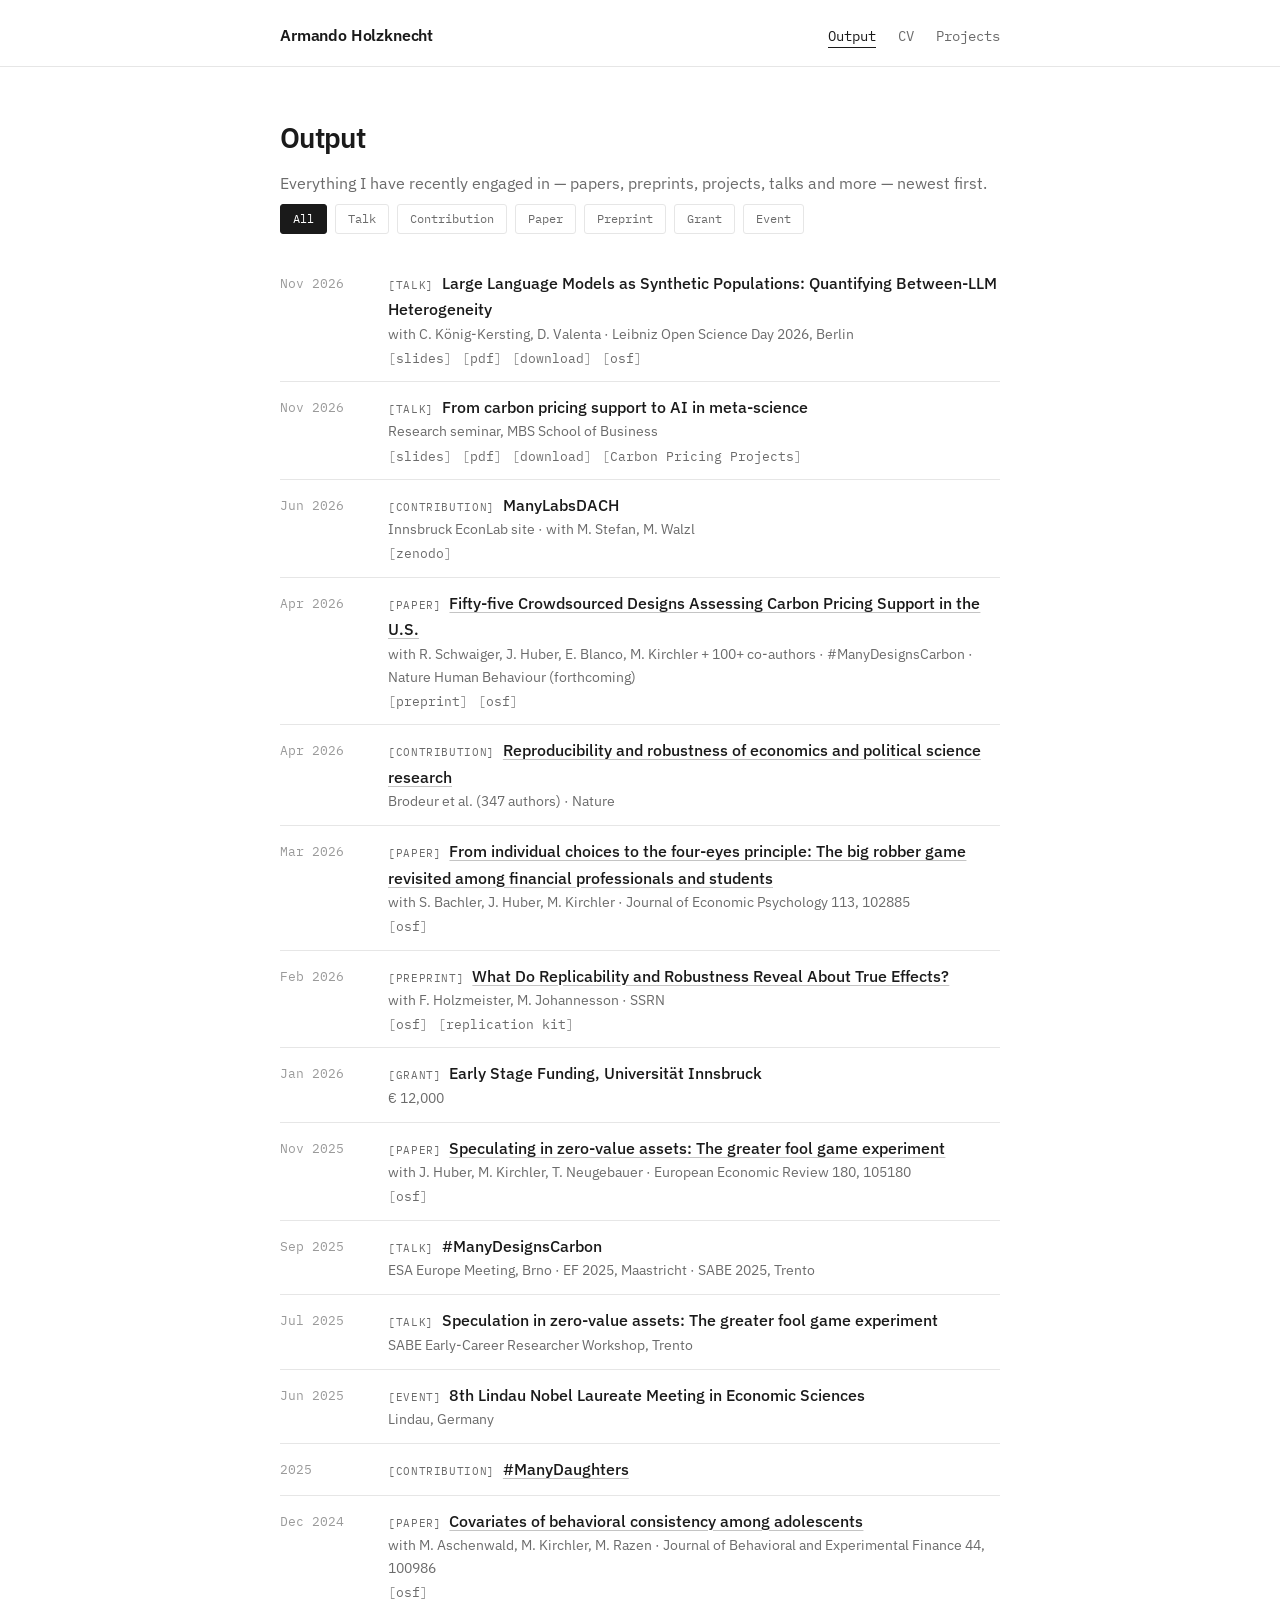
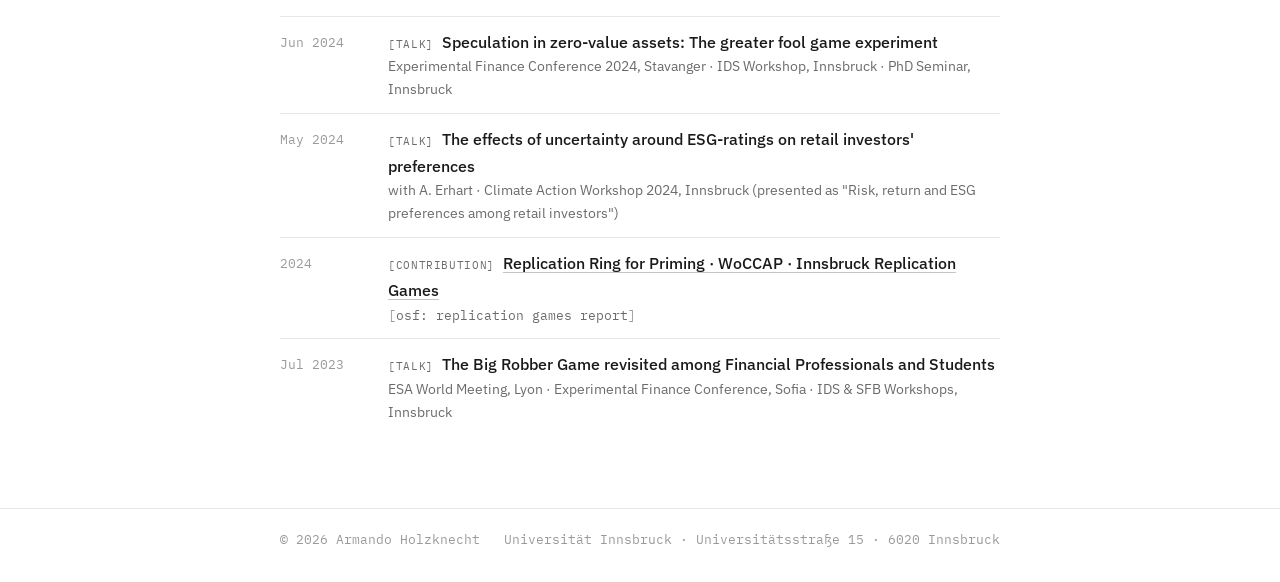
<file: output.html>
<!doctype html>
<html lang="en">
<head>
  <meta charset="utf-8">
  <meta name="viewport" content="width=device-width, initial-scale=1">
  <title>Output · Armando Holzknecht</title>
  <link rel="preconnect" href="https://fonts.googleapis.com">
  <link rel="preconnect" href="https://fonts.gstatic.com" crossorigin>
  <link href="https://fonts.googleapis.com/css2?family=IBM+Plex+Mono:wght@400;500&family=IBM+Plex+Sans:wght@400;500;600&display=swap" rel="stylesheet">
  <link rel="stylesheet" href="assets/style.css">
</head>
<body>
  <header class="site-header">
    <div class="wrap">
      <a class="site-name" href="index.html">Armando Holzknecht</a>
      <nav class="site-nav">
        <a href="output.html" aria-current="page">Output</a>
        <a href="cv.html">CV</a>
        <a href="projects.html">Projects</a>
      </nav>
    </div>
  </header>

  <main>
    <div class="wrap">
      <h1>Output</h1>
      <p class="lede">Everything I have recently engaged in — papers, preprints, projects, talks and more — newest first.</p>
      <div class="filters" id="feed-filters" role="group" aria-label="Filter by type"></div>
      <ul class="feed" id="feed"></ul>
    </div>
  </main>

  <footer class="site-footer">
    <div class="wrap">
      <span>© <span id="year">2026</span> Armando Holzknecht</span>
      <span>Universität Innsbruck · Universitätsstraße 15 · 6020 Innsbruck</span>
    </div>
  </footer>

  <script src="assets/data.js"></script>
  <script src="assets/main.js"></script>
</body>
</html>
</file>
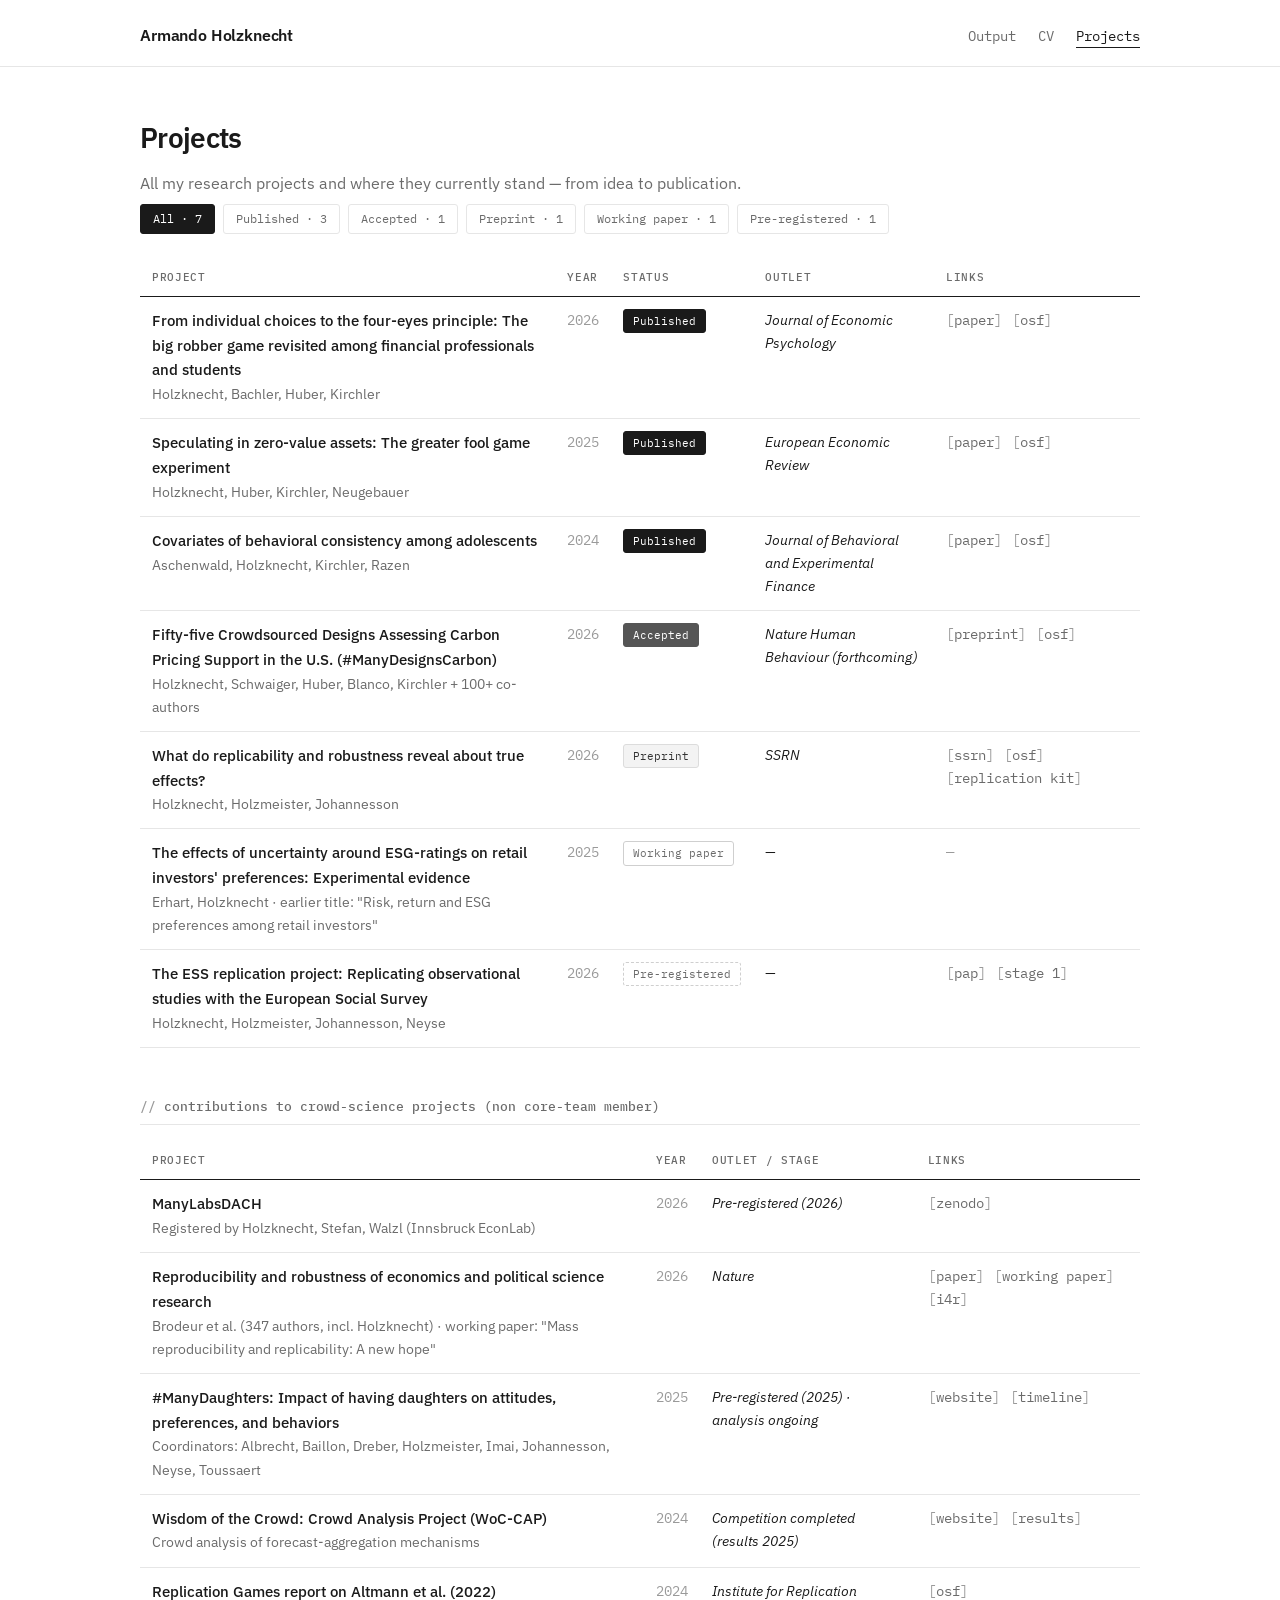
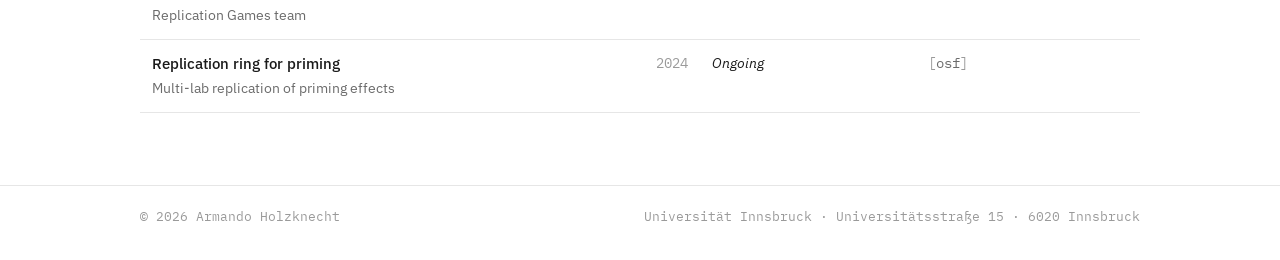
<file: projects.html>
<!doctype html>
<html lang="en">
<head>
  <meta charset="utf-8">
  <meta name="viewport" content="width=device-width, initial-scale=1">
  <title>Projects · Armando Holzknecht</title>
  <link rel="preconnect" href="https://fonts.googleapis.com">
  <link rel="preconnect" href="https://fonts.gstatic.com" crossorigin>
  <link href="https://fonts.googleapis.com/css2?family=IBM+Plex+Mono:wght@400;500&family=IBM+Plex+Sans:wght@400;500;600&display=swap" rel="stylesheet">
  <link rel="stylesheet" href="assets/style.css">
</head>
<body>
  <header class="site-header">
    <div class="wrap wide">
      <a class="site-name" href="index.html">Armando Holzknecht</a>
      <nav class="site-nav">
        <a href="output.html">Output</a>
        <a href="cv.html">CV</a>
        <a href="projects.html" aria-current="page">Projects</a>
      </nav>
    </div>
  </header>

  <main>
    <div class="wrap wide">
      <h1>Projects</h1>
      <p class="lede">All my research projects and where they currently stand — from idea to publication.</p>
      <div class="filters" id="project-filters" role="group" aria-label="Filter by status"></div>

      <table class="ptable">
        <thead>
          <tr>
            <th>Project</th>
            <th>Year</th>
            <th>Status</th>
            <th>Outlet</th>
            <th>Links</th>
          </tr>
        </thead>
        <tbody id="projects-body"></tbody>
      </table>


      <h2>Contributions to crowd-science projects (non core-team member)</h2>
      <table class="ptable">
        <thead>
          <tr>
            <th>Project</th>
            <th>Year</th>
            <th>Outlet / stage</th>
            <th>Links</th>
          </tr>
        </thead>
        <tbody id="contrib-body"></tbody>
      </table>
    </div>
  </main>

  <footer class="site-footer">
    <div class="wrap wide">
      <span>© <span id="year">2026</span> Armando Holzknecht</span>
      <span>Universität Innsbruck · Universitätsstraße 15 · 6020 Innsbruck</span>
    </div>
  </footer>

  <script src="assets/data.js"></script>
  <script src="assets/main.js"></script>
</body>
</html>
</file>
<file: assets/style.css>
/* ---------- Tokens ---------- */
:root {
  --bg: #ffffff;
  --text: #1a1a1a;
  --muted: #6b6b6b;
  --faint: #9a9a9a;
  --line: #e6e6e6;
  --soft: #f5f5f5;
  --accent: #333333;
  --maxw: 760px;
  --font: "IBM Plex Sans", -apple-system, BlinkMacSystemFont, "Segoe UI", Helvetica, Arial, sans-serif;
  --mono: "IBM Plex Mono", ui-monospace, SFMono-Regular, Menlo, Consolas, monospace;
}

*, *::before, *::after { box-sizing: border-box; }

html { -webkit-text-size-adjust: 100%; }

body {
  margin: 0;
  background: var(--bg);
  color: var(--text);
  font-family: var(--font);
  font-size: 16px;
  line-height: 1.65;
  -webkit-font-smoothing: antialiased;
}

a { color: inherit; text-decoration: underline; text-decoration-color: #c4c4c4; text-underline-offset: 3px; }
a:hover { text-decoration-color: var(--text); }

.wrap { max-width: var(--maxw); margin: 0 auto; padding: 0 20px; }
.wrap.wide { max-width: 1040px; }

/* ---------- Header / nav ---------- */
.site-header { border-bottom: 1px solid var(--line); }
.site-header .wrap { display: flex; align-items: baseline; justify-content: space-between; gap: 16px; padding-top: 22px; padding-bottom: 18px; flex-wrap: wrap; }
.site-name { font-weight: 600; letter-spacing: -0.01em; text-decoration: none; }
.site-nav { display: flex; gap: 22px; font-size: 15px; }
.site-nav a { text-decoration: none; color: var(--muted); }
.site-nav a:hover, .site-nav a[aria-current="page"] { color: var(--text); }
.site-nav a[aria-current="page"] { border-bottom: 1px solid var(--text); }

main { padding: 48px 0 72px; }

h1 { font-size: 28px; font-weight: 600; letter-spacing: -0.02em; margin: 0 0 8px; }
h2 { font-size: 13px; font-weight: 600; text-transform: uppercase; letter-spacing: 0.08em; color: var(--muted); margin: 48px 0 16px; padding-bottom: 8px; border-bottom: 1px solid var(--line); }
h3 { font-size: 16px; font-weight: 600; margin: 0; }
.lede { color: var(--muted); margin: 0 0 8px; }

/* ---------- Home ---------- */
.intro { display: grid; grid-template-columns: 200px 1fr; gap: 40px; align-items: start; }
.intro img { width: 100%; height: auto; display: block; filter: grayscale(100%) contrast(1.05); }
.intro p { margin: 0 0 14px; }
.links { display: flex; flex-wrap: wrap; gap: 6px 18px; font-size: 14px; color: var(--muted); margin-top: 18px; }
.links a { color: var(--muted); }
.links a:hover { color: var(--text); }

/* ---------- Output feed ---------- */
.feed { list-style: none; margin: 0; padding: 0; }
.feed li { display: grid; grid-template-columns: 92px 1fr; gap: 16px; padding: 12px 0; border-bottom: 1px solid var(--line); }
.feed li:last-child { border-bottom: 0; }
.feed .date { color: var(--faint); font-size: 14px; font-variant-numeric: tabular-nums; padding-top: 1px; }
.feed .tag { display: inline-block; font-size: 11px; text-transform: uppercase; letter-spacing: 0.06em; color: var(--muted); margin-right: 8px; }
.feed .title { font-weight: 500; }
.feed .detail { color: var(--muted); font-size: 14px; }
.more { font-size: 14px; margin-top: 16px; display: inline-block; }

.filters { display: flex; flex-wrap: wrap; gap: 8px; margin: 8px 0 24px; }
.filters button {
  font: inherit; font-size: 13px; background: var(--bg); color: var(--muted);
  border: 1px solid var(--line); border-radius: 999px; padding: 4px 12px; cursor: pointer;
}
.filters button:hover { color: var(--text); border-color: #bdbdbd; }
.filters button[aria-pressed="true"] { background: var(--text); color: var(--bg); border-color: var(--text); }

/* ---------- CV ---------- */
.cv-row { display: grid; grid-template-columns: 120px 1fr; gap: 16px; padding: 6px 0; }
.cv-row .when { color: var(--faint); font-size: 14px; font-variant-numeric: tabular-nums; padding-top: 1px; }
.cv-row .what { }
.cv-row .sub { color: var(--muted); font-size: 14px; }
.cv-row ul { margin: 4px 0 0; padding-left: 18px; color: var(--muted); font-size: 14px; }
.cv-head { display: flex; justify-content: space-between; align-items: baseline; gap: 16px; flex-wrap: wrap; }
.button {
  display: inline-block; font-size: 14px; text-decoration: none; border: 1px solid var(--line);
  padding: 6px 14px; border-radius: 4px; color: var(--text);
}
.button:hover { border-color: var(--text); }

/* ---------- Projects table ---------- */
.ptable { width: 100%; border-collapse: collapse; font-size: 14px; }
.ptable th {
  text-align: left; font-weight: 600; font-size: 12px; text-transform: uppercase; letter-spacing: 0.06em;
  color: var(--muted); padding: 10px 12px; border-bottom: 1px solid var(--text); white-space: nowrap;
}
.ptable td { padding: 12px; border-bottom: 1px solid var(--line); vertical-align: top; }
.ptable tbody tr:hover { background: var(--soft); }
.ptable .p-title { font-weight: 500; font-size: 15px; }
.ptable .p-authors { color: var(--muted); }
.ptable .p-venue { font-style: italic; }
.ptable .p-links a { margin-right: 10px; white-space: nowrap; }
.ptable .p-year { color: var(--faint); font-variant-numeric: tabular-nums; white-space: nowrap; }

.status {
  display: inline-block; font-size: 12px; white-space: nowrap; padding: 2px 9px; border-radius: 999px;
  border: 1px solid #cfcfcf; color: var(--muted); background: var(--bg);
}
.status.s-published { background: #1a1a1a; color: #fff; border-color: #1a1a1a; }
.status.s-accepted { background: #555; color: #fff; border-color: #555; }
.status.s-review { background: #e9e9e9; color: #1a1a1a; border-color: #e9e9e9; }
.status.s-preprint { background: #f3f3f3; color: #333; border-color: #dcdcdc; }
.status.s-wp { border-style: solid; }
.status.s-progress { border-style: dashed; }

.legend { color: var(--muted); font-size: 13px; margin-top: 18px; }

/* ---------- Footer ---------- */
.site-footer { border-top: 1px solid var(--line); color: var(--faint); font-size: 13px; }
.site-footer .wrap { padding-top: 20px; padding-bottom: 32px; display: flex; justify-content: space-between; gap: 12px; flex-wrap: wrap; }
.site-footer a { color: var(--faint); }

/* ---------- Mobile ---------- */
@media (max-width: 640px) {
  main { padding: 32px 0 56px; }
  .site-nav { gap: 16px; }
  .intro { grid-template-columns: 1fr; gap: 24px; }
  .intro img { max-width: 180px; }
  .feed li, .cv-row { grid-template-columns: 1fr; gap: 2px; }

  .ptable thead { display: none; }
  .ptable, .ptable tbody, .ptable tr, .ptable td { display: block; width: 100%; }
  .ptable tr { padding: 14px 0; border-bottom: 1px solid var(--line); }
  .ptable td { border: 0; padding: 2px 0; }
}

@media print {
  .site-header, .site-footer, .filters { display: none; }
}

/* ============================================================
   Accents: readable sans for text, mono only for small "meta" bits
   ============================================================ */
.site-nav, h2, .feed .date, .feed .tag, .cv-row .when, .ptable th, .ptable .p-year,
.status, .filters button, .flinks, .ptable .p-links, .links, .site-footer, .button, .more {
  font-family: var(--mono);
}
.site-nav { font-size: 13.5px; }
.site-nav a[aria-current="page"] { border-bottom: 1px solid var(--text); }

h1 { font-weight: 600; letter-spacing: -0.025em; }
h2 { text-transform: lowercase; letter-spacing: 0; font-size: 12.5px; font-weight: 500; }
h2::before { content: "// "; color: var(--faint); }

.feed .date, .cv-row .when { font-size: 12.5px; padding-top: 3px; }
.feed .tag { font-size: 10.5px; }
.links { font-size: 12.5px; }
.filters button { font-size: 12px; }
.status { font-size: 11px; }
.ptable th { font-size: 11px; font-weight: 500; }

/* name reveal: letters fade up one after another, then rest */
.reveal { font-size: 34px; margin-bottom: 12px; }
.reveal .ch { display: inline-block; opacity: 0; transform: translateY(0.35em); filter: blur(4px);
  animation: rise 0.6s cubic-bezier(.2,.7,.2,1) forwards; white-space: pre; }
@keyframes rise { to { opacity: 1; transform: none; filter: none; } }

.intro { grid-template-columns: 180px 1fr; align-items: center; }
.intro img { border: 1px solid var(--line); }

.feed .tag::before { content: "["; }
.feed .tag::after { content: "]"; }
.ptable .p-title, .feed .title { font-weight: 500; }
.status { border-radius: 3px; }
.filters button { border-radius: 3px; }
.button::before { content: "↓ "; }

@media (max-width: 640px) {
  .reveal { font-size: 28px; }
}

/* links under feed items: [slides] [osf] [zenodo] */
.flinks { margin-top: 2px; font-size: 13px; }
.flinks a, .ptable .p-links a { color: var(--muted); text-decoration: none; margin-right: 10px; white-space: nowrap; }
.flinks a::before, .ptable .p-links a::before { content: "["; color: var(--faint); }
.flinks a::after, .ptable .p-links a::after { content: "]"; color: var(--faint); }
.flinks a:hover, .ptable .p-links a:hover { color: var(--text); }
</file>
<file: talks/2026-11-carbon-pricing/css/theme.css>
/* ============================================================
   Carbon pricing projects - metropolis theme for reveal.js
   (from the PS template: Fira Sans, #23373B / #EB811B, frametitle progress bar)
   ============================================================ */

/* ---------- Fonts: Fira Sans (self-hosted) ---------- */
@font-face{font-family:'Fira Sans';font-weight:300;font-style:normal;font-display:swap;src:url('../fonts/fira-sans-300.woff2') format('woff2');}
@font-face{font-family:'Fira Sans';font-weight:400;font-style:normal;font-display:swap;src:url('../fonts/fira-sans-400.woff2') format('woff2');}
@font-face{font-family:'Fira Sans';font-weight:400;font-style:italic;font-display:swap;src:url('../fonts/fira-sans-400i.woff2') format('woff2');}
@font-face{font-family:'Fira Sans';font-weight:500;font-style:normal;font-display:swap;src:url('../fonts/fira-sans-500.woff2') format('woff2');}
@font-face{font-family:'Fira Sans';font-weight:600;font-style:normal;font-display:swap;src:url('../fonts/fira-sans-600.woff2') format('woff2');}
@font-face{font-family:'Fira Sans';font-weight:700;font-style:normal;font-display:swap;src:url('../fonts/fira-sans-700.woff2') format('woff2');}

:root{
  --bg:#FAFAFA; --dark:#23373B; --dark-2:#1A2A2D; --ink:#23373B; --ink-soft:#39494d;
  --muted:#70807f; --accent:#EB811B; --accent-soft:#F5AF63; --green:#14B03D;
  --line:#DCE0E0; --card:#FFFFFF; --titlebar-text:#FAFAFA;
  /* project colours (taken from the papers' own figures) */
  --p1:#3D6B91; --p2:#7470A8; --p3:#4E9A8E;
  /* one motion vocabulary for every in-slide animation */
  --motion:.62s; --ease:cubic-bezier(.22,.61,.36,1); --draw:1.15s;
}

html,body{width:100%;height:100%;margin:0;overflow:hidden;background:var(--bg);}

.reveal-viewport{background:var(--bg);}
.reveal{font-family:'Fira Sans',system-ui,sans-serif;font-size:30px;color:var(--ink);font-weight:300;-webkit-font-smoothing:antialiased;}
.reveal .slides{text-align:left;}
.reveal .slides section{height:100%;padding:0;top:0!important;}
.reveal h1,.reveal h2,.reveal h3{font-family:'Fira Sans',sans-serif;color:var(--dark);font-weight:400;line-height:1.12;margin:0;text-transform:none;}
.reveal p{line-height:1.4;margin:.4em 0;}
.reveal strong,.reveal b{font-weight:600;color:var(--dark);}
.reveal em,.reveal i{font-style:italic;}
/* reveal's reset.css puts sub/sup on the baseline at full size; restore them (no effect on line height) */
.reveal sub,.reveal sup{font-size:.7em;line-height:0;position:relative;vertical-align:baseline;}
.reveal sub{bottom:-.25em;} .reveal sup{top:-.45em;}
.reveal a{color:var(--accent);text-decoration:none;}
.alert{color:var(--accent);font-weight:500;}
.reveal .slides{perspective:none!important;}
.reveal .slides section{transform-style:flat!important;}
/* fragment layers: no compositing blur on scaled text */
.reveal .slides section .fragment{will-change:auto;}

/* ---------- Frame layout ---------- */
.frame{position:absolute;inset:0;display:flex;flex-direction:column;box-sizing:border-box;}
.frametitle{flex:0 0 auto;position:relative;background:var(--dark);padding:18px 56px 15px;box-sizing:border-box;}
.frametitle h2{color:var(--titlebar-text);font-weight:400;font-size:1.13em;letter-spacing:.005em;}
.frametitle .ft-tag{position:absolute;right:56px;top:50%;transform:translateY(-50%);font-size:14px;font-weight:500;
  letter-spacing:.14em;text-transform:uppercase;color:rgba(250,250,250,.55);}
.frametitle .ft-cite{position:absolute;right:40px;top:50%;transform:translateY(-50%);font-size:14px;font-weight:400;color:rgba(250,250,250,.72);max-width:620px;text-align:right;line-height:1.3;}
.ftprog{position:absolute;left:0;right:0;bottom:0;height:4px;background:rgba(250,250,250,.14);}
.ftprog span{display:block;height:100%;width:0;background:var(--accent);transition:width .5s var(--ease);}
.framebody{flex:1;min-height:0;display:flex;flex-direction:column;justify-content:center;padding:22px 56px 42px;box-sizing:border-box;}
.framebody.top{justify-content:flex-start;padding-top:28px;}

/* ---------- Bullets ---------- */
.blist{list-style:none;margin:.1em 0;padding:0;}
.blist li{position:relative;padding-left:1.1em;margin:.42em 0;font-size:.8em;line-height:1.36;color:var(--ink-soft);font-weight:300;}
.blist li::before{content:"\25B8";position:absolute;left:0;top:0;color:var(--accent);font-size:1em;}
.blist li b{font-weight:600;color:var(--dark);}
.blist .blist{margin:.25em 0 .1em;}
.blist .blist li{font-size:.9em;margin:.26em 0;padding-left:1.05em;}
.blist .blist li::before{content:"\25B9";color:var(--muted);}
.blist.tight li{margin:.3em 0;}
.blist.small li{font-size:.7em;}
.lead{font-size:.8em;color:var(--ink-soft);margin:0 0 .3em;}
.lead b{color:var(--dark);}

/* ---------- beamer-style text reveals: covered items already stand, flat light grey,
   and turn full colour on their click (\setbeamercovered{transparent}). Colour, not opacity,
   so nested items share one tone. QA and snapshot modes show everything in full colour. */
:root{--covered:#D3D8D8;}
.reveal .slides section .fragment.beamer{opacity:1;visibility:visible;
  transition:color .45s ease,background-color .45s ease,border-color .45s ease;}
html:not(.psd-snapshot):not(.qa-static) .reveal .slides section .fragment.beamer:not(.visible),
html:not(.psd-snapshot):not(.qa-static) .reveal .slides section .fragment.beamer:not(.visible) *,
html:not(.psd-snapshot):not(.qa-static) .reveal .slides section .fragment.beamer:not(.visible)::before,
html:not(.psd-snapshot):not(.qa-static) .reveal .slides section .fragment.beamer:not(.visible) *::before{color:var(--covered)!important;}
html:not(.psd-snapshot):not(.qa-static) .reveal .slides section .fragment.beamer:not(.visible) h3{border-bottom-color:#ECEEEE!important;}

/* ---------- Section links (preregistration / repository) ---------- */
.sec-links{margin-top:18px;font-size:17px;color:var(--muted);line-height:1.6;}
.sec-links a{color:var(--accent);font-weight:500;}
.sec-links span{color:var(--ink-soft);}

/* ---------- Stacked outcome groups ---------- */
.group{margin:.1em 0 .3em;}
.group h3{font-size:22px;font-weight:600;color:var(--dark);margin:0 0 2px;padding-bottom:3px;border-bottom:2px solid var(--line);}
.group .blist li{font-size:.7em;margin:.26em 0;}

/* ---------- Figure + side column ---------- */
.figside{flex:1;min-height:0;display:grid;grid-template-columns:minmax(0,1fr) 370px;gap:30px;}
.figside.wide{grid-template-columns:minmax(0,1fr) 330px;}
.figside.narrow{grid-template-columns:minmax(0,1fr) 420px;}
.figside .side{display:flex;flex-direction:column;justify-content:center;min-width:0;}
.side .blist li{font-size:.62em;margin:.5em 0;line-height:1.38;}
.side .lead{font-size:.62em;}
.figwrap{flex:1;min-height:0;display:flex;flex-direction:column;}
.figmount{flex:1;min-height:0;position:relative;}
.figmount svg{width:100%;height:100%;display:block;overflow:visible;}
.figmount svg text{font-family:'Fira Sans',sans-serif;}
/* Scrollable card (js/figures/cards.js): the card's pages as sheets in a scroll box; click or wheel scrolls.
   The PDF snapshot shows the top of the card. */
.cardscroll{position:absolute;inset:0;overflow-x:hidden;overflow-y:auto;background:#E6EAEA;border:1px solid var(--line);
  border-radius:3px;padding-top:16px;box-sizing:border-box;scrollbar-width:thin;scrollbar-color:#A3AEAF transparent;overscroll-behavior:contain;}
.cardscroll .sheet{display:block;width:1060px;max-width:calc(100% - 40px);height:auto;margin:0 auto 16px;background:#fff;
  box-shadow:0 1px 3px rgba(35,55,59,.25);user-select:none;}
html.psd-snapshot .cardscroll{overflow:hidden;}
/* Lowkey figure overlay (js/figures/muravyev.js, slide 32): a light veil over the slide body and a plain white card,
   open for one click; the mount sits over the whole frame body. */
.framebody.has-overlay{position:relative;}
.figoverlay{position:absolute;inset:0;pointer-events:none;}
.figmodal{position:absolute;inset:0;display:flex;align-items:center;justify-content:center;background:rgba(250,250,250,.72);}
.figmodal-card{width:1000px;height:430px;max-width:calc(100% - 40px);background:var(--card);border:1px solid var(--line);
  border-radius:6px;box-shadow:0 10px 32px rgba(35,55,59,.13);padding:16px 20px;box-sizing:content-box;}
.figmodal-card svg{display:block;}

/* ---------- Statement box (no title bar: carries the manuscript's sentence) ---------- */
.stmt{border-left:5px solid var(--accent);background:#f1efec;padding:12px 22px;border-radius:0 8px 8px 0;
  font-size:.66em;color:var(--ink-soft);line-height:1.45;margin:.6em 0 0;}
.stmt b{color:var(--dark);}
.stmt.p1{border-left-color:var(--p1);} .stmt.p2{border-left-color:var(--p2);} .stmt.p3{border-left-color:var(--p3);}

/* ---------- Title slide ---------- */
.title-slide{position:absolute;inset:0;display:flex;flex-direction:column;background:var(--bg);padding:70px 84px 56px;box-sizing:border-box;overflow:hidden;}
.title-slide .t-logo{position:absolute;right:84px;top:64px;width:250px;}
.title-slide .t-logo img{width:100%;height:auto;}
.title-main{margin-top:150px;max-width:900px;position:relative;z-index:2;}
.title-main h1{font-size:46px;font-weight:400;color:var(--dark);line-height:1.16;text-wrap:balance;}
.title-rule{width:100%;max-width:900px;height:3px;background:var(--accent);margin:24px 0 18px;transform-origin:left center;}
.title-sub{font-size:25px;color:var(--ink-soft);font-weight:300;}
.title-author{margin-top:58px;font-size:23px;color:var(--dark);font-weight:500;}
.title-inst{margin-top:6px;font-size:18px;color:var(--muted);font-weight:300;line-height:1.45;}
.title-slide .title-deco{position:absolute;right:0;bottom:0;width:620px;height:368px;flex:none;z-index:1;opacity:.95;}

/* ---------- Section slide ---------- */
.section-slide{position:absolute;inset:0;display:flex;flex-direction:column;justify-content:center;background:var(--bg);padding:0 110px;box-sizing:border-box;}
.section-slide .sec-kicker{font-size:16px;font-weight:600;letter-spacing:.18em;text-transform:uppercase;color:var(--accent);margin-bottom:16px;}
.section-slide h1{font-size:44px;font-weight:400;color:var(--dark);line-height:1.18;max-width:1000px;}
.section-slide .sec-authors{margin-top:22px;font-size:21px;color:var(--ink-soft);font-weight:300;}
.secprog{margin-top:28px;height:4px;width:100%;background:#DDE1E1;position:relative;}
.secprog span{position:absolute;left:0;top:0;bottom:0;background:var(--accent);}
.section-slide.p1 .sec-kicker{color:var(--p1);} .section-slide.p2 .sec-kicker{color:var(--p2);} .section-slide.p3 .sec-kicker{color:var(--p3);}

/* ---------- Standout ---------- */
.standout-slide{position:absolute;inset:0;display:flex;flex-direction:column;justify-content:center;align-items:center;background:var(--dark);color:var(--titlebar-text);text-align:center;padding:0 120px;box-sizing:border-box;}
.standout-slide h1{color:var(--titlebar-text);font-size:50px;font-weight:400;}
.standout-slide .so-sub{margin-top:22px;font-size:22px;color:rgba(250,250,250,.75);font-weight:300;}
.standout-slide .so-lic{position:absolute;left:0;right:0;bottom:30px;font-size:15px;color:rgba(250,250,250,.55);font-weight:300;}
.standout-slide .so-lic a{color:inherit;text-decoration:underline;}

/* ---------- Project cards (overview) ---------- */
.cards{display:grid;grid-template-columns:repeat(3,1fr);gap:26px;flex:1;min-height:0;align-content:center;}
.card{background:var(--card);border:1px solid var(--line);border-top:6px solid var(--accent);border-radius:6px;
  padding:20px 22px 18px;box-shadow:0 10px 30px rgba(35,55,59,.07);display:flex;flex-direction:column;min-height:330px;}
.card.p1{border-top-color:var(--p1);} .card.p2{border-top-color:var(--p2);} .card.p3{border-top-color:var(--p3);}
.card .c-num{font-size:15px;font-weight:600;letter-spacing:.16em;text-transform:uppercase;color:var(--muted);}
.card .c-title{margin-top:10px;font-size:23px;font-weight:500;color:var(--dark);line-height:1.25;}
.card .c-auth{margin-top:12px;font-size:16px;color:var(--ink-soft);line-height:1.4;}
.card .c-meta{margin-top:auto;padding-top:14px;border-top:1px solid var(--line);font-size:16px;color:var(--muted);line-height:1.5;}
.card .c-meta b{color:var(--dark);font-weight:600;}

/* ---------- Three-concept cards ---------- */
.concepts{display:grid;grid-template-columns:repeat(3,1fr);gap:24px;margin-top:.4em;}
.concept{background:var(--card);border:1px solid var(--line);border-radius:6px;padding:16px 20px;box-shadow:0 6px 20px rgba(35,55,59,.05);}
.concept h3{font-size:22px;font-weight:600;color:var(--dark);margin-bottom:8px;}
.concept p{font-size:18px;line-height:1.42;color:var(--ink-soft);margin:0;}
.concept .k{display:inline-block;width:30px;height:30px;border-radius:50%;background:var(--p2);color:#fff;font-weight:600;
  font-size:17px;text-align:center;line-height:30px;margin-bottom:10px;}

/* parameter and indicator tables: roomier wrapped lines, value columns kept on one line */
table.booktabs.params td,table.booktabs.indic td{line-height:1.3;}
table.booktabs.params td+td{white-space:nowrap;}
table.booktabs.indic th:first-child,table.booktabs.indic td:first-child{width:21%;}

/* ---------- Vertical numbered cards (mechanisms, evaluation metrics); covered state greys bar and badge ---------- */
.vstack{display:flex;flex-direction:column;gap:12px;margin-top:.4em;}
.vcard{display:grid;grid-template-columns:30px minmax(0,1fr);column-gap:18px;align-items:start;background:var(--card);
  border:1px solid var(--line);border-left:6px solid var(--accent);border-radius:0 6px 6px 0;padding:12px 22px 13px 16px;
  box-shadow:0 6px 20px rgba(35,55,59,.05);}
.vcard.p1{border-left-color:var(--p1);} .vcard.p2{border-left-color:var(--p2);} .vcard.p3{border-left-color:var(--p3);}
.vcard .k{width:30px;height:30px;border-radius:50%;background:var(--accent);color:#fff;font-weight:600;font-size:17px;
  text-align:center;line-height:30px;transition:background-color .45s ease;}
.vcard.p1 .k{background:var(--p1);} .vcard.p2 .k{background:var(--p2);} .vcard.p3 .k{background:var(--p3);}
.vcard h3{font-size:22px;font-weight:600;color:var(--dark);margin:2px 0 4px;}
.vcard p{font-size:18px;line-height:1.42;color:var(--ink-soft);margin:0;}
html:not(.psd-snapshot):not(.qa-static) .reveal .slides section .fragment.beamer.vcard:not(.visible){border-left-color:var(--covered);}
html:not(.psd-snapshot):not(.qa-static) .reveal .slides section .fragment.beamer.vcard:not(.visible) .k{background:var(--covered);color:#fff!important;}

/* ---------- Two columns ---------- */
.cols{display:grid;grid-template-columns:1fr 1fr;gap:40px;flex:1;min-height:0;align-content:center;}
.col{min-width:0;display:flex;flex-direction:column;}
.col h3{font-size:22px;font-weight:600;color:var(--dark);margin:0 0 6px;padding-bottom:6px;border-bottom:2px solid var(--line);}

/* ---------- Tables (booktabs) ---------- */
table.booktabs{border-collapse:collapse;margin:0 auto;font-size:.6em;color:var(--ink-soft);font-weight:300;}
table.booktabs th{font-weight:500;color:var(--dark);border-top:2.5px solid var(--dark);border-bottom:1.5px solid var(--dark);padding:.42em 1em;text-align:center;}
table.booktabs th:first-child{text-align:left;}
table.booktabs td{padding:.38em 1em;text-align:center;font-variant-numeric:tabular-nums;}
table.booktabs td:first-child{text-align:left;}
table.booktabs tr:last-child td{border-bottom:2.5px solid var(--dark);}
table.booktabs td.l,table.booktabs th.l{text-align:left;}
table.booktabs .sub td{border-top:1px solid var(--line);}
table.booktabs .em td{color:var(--dark);font-weight:500;}
table.booktabs.wide{width:100%;}

/* ---------- Part 2 (LLMs): bare frame for the paper's forest plots, meta-analysis table, model equation ---------- */
.framebody.bare{padding:7px 24px;}
html.psd-snapshot .framebody.bare{padding-bottom:7px!important;}
table.booktabs.meta{font-size:.6em;}
table.booktabs.meta tr.grp th{border-bottom:1px solid var(--line);padding-bottom:.25em;}
table.booktabs.meta tr.grp th:first-child{border-bottom:0;}
table.booktabs.meta tr.sub2 th{border-top:0;padding-top:.25em;}
table.booktabs.meta td{padding:.42em .7em;white-space:nowrap;}
.formula.llm-eq{font-size:.74em;margin:.5em 0 .2em;}

/* ---------- Formula ---------- */
.formula{font-size:1.05em;color:var(--dark);text-align:center;margin:.3em 0;font-weight:400;}
.formula i{font-style:italic;}
.frac{display:inline-flex;flex-direction:column;vertical-align:middle;text-align:center;margin:0 .15em;}
.frac > span:first-child{border-bottom:2px solid var(--dark);padding:0 .2em;}
.frac > span:last-child{padding:0 .2em;}

/* ---------- Footer / header filler ---------- */
.deck-header{position:fixed;top:0;left:0;right:0;height:0;background:var(--dark);display:none;z-index:39;}
.deck-header.show{display:block;}
.deck-footer{position:fixed;left:0;right:0;bottom:0;height:30px;display:none;align-items:center;box-sizing:border-box;font-size:13px;color:var(--muted);z-index:40;white-space:nowrap;}
.deck-footer.show{display:flex;}
.deck-footer .ft-title{font-weight:400;letter-spacing:.02em;}
.deck-footer .ft-page{margin-left:auto;font-variant-numeric:tabular-nums;}

/* ---------- References ---------- */
.refs-grid{display:grid;grid-template-columns:1fr 1fr;gap:6px 34px;flex:1;min-height:0;align-content:start;overflow:hidden;}
.ref{font-size:.5em;line-height:1.3;color:var(--ink-soft);display:flex;gap:.5em;font-weight:300;}
.ref .rn{color:var(--accent);font-weight:600;min-width:1.5em;text-align:right;}
.ref b{color:var(--dark);font-weight:500;}
.cite{color:var(--muted);font-weight:400;font-size:.92em;}

/* ---------- Helpers ---------- */
.muted{color:var(--muted);} .mt{margin-top:.5em;} .mt2{margin-top:1em;} .spacer{flex:1;}
.reveal .progress{display:none;}
.reveal .controls{color:var(--accent);}

/* ============ Figure step animations (PSD.stepper) ============ */
.fx{transition:opacity var(--motion) var(--ease),transform var(--motion) var(--ease),
  stroke-dashoffset var(--draw) var(--ease),fill .45s ease,stroke .45s ease;}
.fx.off{opacity:0;}
.fx-up.off{transform:translateY(18px);}
.fx-left.off{transform:translateX(-24px);}
.fx-down.off{transform:translateY(-14px);}
.fx-growx{transform-box:fill-box;transform-origin:0% 50%;}
.fx-growx.off{transform:scaleX(.001);opacity:0;}
.fx-growxr{transform-box:fill-box;transform-origin:100% 50%;}
.fx-growxr.off{transform:scaleX(.001);opacity:0;}
.fx-growy{transform-box:fill-box;transform-origin:50% 100%;}
.fx-growy.off{transform:scaleY(.001);opacity:0;}
.fx-growyd{transform-box:fill-box;transform-origin:50% 0%;}
.fx-growyd.off{transform:scaleY(.001);opacity:0;}
.fx-growc{transform-box:fill-box;transform-origin:50% 50%;}
.fx-growc.off{transform:scaleX(.001);opacity:0;}
.fx-pop{transform-box:fill-box;transform-origin:50% 50%;}
.fx-pop.off{transform:scale(.2);opacity:0;}
.fx-draw{stroke-dasharray:1 1;stroke-dashoffset:0;}
.fx-draw.off{stroke-dashoffset:1;opacity:1;}
.fx-dim.is-on{opacity:.4;}
.fx-hl.is-on{opacity:1;}
.fx-hl{opacity:0;}

/* ---------- QA mode: no transitions, deterministic captures ---------- */
html.qa-static *{transition:none!important;animation:none!important;}
html.qa-static .reveal .controls{display:none!important;}

/* ---------- Print / snapshot (PDF export) ---------- */
@media print{
  @page{size:1280px 720px;margin:0;}
  html,body{-webkit-print-color-adjust:exact;print-color-adjust:exact;}
  .reveal .controls,.reveal .progress,.deck-footer,.deck-header{display:none!important;}
}
.reveal.print-pdf .slides section{height:720px!important;}
html.psd-snapshot, html.psd-snapshot body{width:1280px!important;height:auto!important;overflow:visible!important;
  background:var(--bg);margin:0!important;padding:0!important;border:0!important;}
html.psd-snapshot .reveal-viewport{height:auto!important;}
html.psd-snapshot .reveal{position:static!important;width:1280px!important;height:auto!important;overflow:visible!important;}
html.psd-snapshot .reveal .slides{position:static!important;width:1280px!important;height:auto!important;
  left:auto!important;top:auto!important;transform:none!important;zoom:1!important;padding:0!important;}
html.psd-snapshot .reveal .slides section{position:relative!important;display:block!important;
  box-sizing:border-box!important;width:1280px!important;height:719px!important;
  left:0!important;top:0!important;margin:0!important;padding:0!important;border:0!important;
  transform:none!important;opacity:1!important;visibility:visible!important;overflow:hidden;
  page-break-after:always;break-after:page;}
html.psd-snapshot .reveal .slides section:last-child{page-break-after:auto;break-after:auto;}
html.psd-snapshot .reveal .backgrounds,html.psd-snapshot .reveal .controls,
html.psd-snapshot .reveal .progress,html.psd-snapshot .deck-footer,html.psd-snapshot .deck-header,
html.psd-snapshot .speaker-notes,html.psd-snapshot aside.notes,
html.psd-snapshot .reveal .pause-overlay{display:none!important;}
html.psd-snapshot .fragment{opacity:1!important;visibility:visible!important;transform:none!important;}
html.psd-snapshot .frame,html.psd-snapshot .title-slide,
html.psd-snapshot .section-slide,html.psd-snapshot .standout-slide{
  position:relative!important;inset:auto!important;top:auto!important;left:auto!important;
  right:auto!important;bottom:auto!important;width:100%!important;height:719px!important;}
html.psd-snapshot .framebody{padding-bottom:30px!important;}
html.psd-snapshot .frame > .print-footer{position:static!important;flex:0 0 auto;margin:0 56px 12px;}
@media print{ html.psd-snapshot .reveal .slides section{page-break-after:always;} }
.print-footer{position:absolute;left:56px;right:56px;bottom:12px;display:flex;align-items:baseline;font-size:13px;color:var(--muted);z-index:50;}
.print-footer .pf-page{margin-left:auto;font-variant-numeric:tabular-nums;}

/* ============ Combined carbon-pricing deck: blocks for the ManyDesignsCarbon slides ============ */
.statrow{display:flex;gap:56px;justify-content:center;margin:.7em 0 0;}
.stat{display:flex;flex-direction:column;align-items:center;gap:4px;}
.stat .val{font-size:1.5em;font-weight:500;line-height:1;color:var(--dark);font-variant-numeric:tabular-nums;transition:color .45s ease;}
.stat .val.accent{color:var(--accent);}
.stat .lab{font-size:.46em;font-weight:500;letter-spacing:.08em;text-transform:uppercase;color:var(--muted);}
.takeaway{font-size:1.02em;line-height:1.32;color:var(--dark);font-weight:300;margin:0 0 .2em;}
.takeaway b{font-weight:500;color:var(--accent);}
.qr-row{display:flex;align-items:center;gap:26px;margin-top:22px;}
.qr-row img{width:132px;height:132px;flex:0 0 auto;background:#fff;border:1px solid var(--line);border-radius:6px;padding:8px;}
.qr-row img.fwf{width:auto;height:58px;border:0;padding:0;background:none;margin-left:auto;}
.qr-lab{font-size:.6em;line-height:1.45;color:var(--ink-soft);}
.qr-lab a{font-weight:500;}
.qr-lab .fund{font-size:.85em;color:var(--muted);}
/* logos on the opening section slide */
.section-slide .sec-logos{position:absolute;right:84px;top:58px;display:flex;align-items:center;gap:48px;}
.section-slide .sec-logos img{height:80px;width:auto;}
</file>
<file: talks/2026-11-leibniz-osd/css/theme.css>
/* ============================================================
   MBS research talk - metropolis theme for reveal.js
   (from the PS template: Fira Sans, #23373B / #EB811B, frametitle progress bar)
   ============================================================ */

/* ---------- Fonts: Fira Sans (self-hosted) ---------- */
@font-face{font-family:'Fira Sans';font-weight:300;font-style:normal;font-display:swap;src:url('../fonts/fira-sans-300.woff2') format('woff2');}
@font-face{font-family:'Fira Sans';font-weight:400;font-style:normal;font-display:swap;src:url('../fonts/fira-sans-400.woff2') format('woff2');}
@font-face{font-family:'Fira Sans';font-weight:400;font-style:italic;font-display:swap;src:url('../fonts/fira-sans-400i.woff2') format('woff2');}
@font-face{font-family:'Fira Sans';font-weight:500;font-style:normal;font-display:swap;src:url('../fonts/fira-sans-500.woff2') format('woff2');}
@font-face{font-family:'Fira Sans';font-weight:600;font-style:normal;font-display:swap;src:url('../fonts/fira-sans-600.woff2') format('woff2');}
@font-face{font-family:'Fira Sans';font-weight:700;font-style:normal;font-display:swap;src:url('../fonts/fira-sans-700.woff2') format('woff2');}

:root{
  --bg:#FAFAFA; --dark:#23373B; --dark-2:#1A2A2D; --ink:#23373B; --ink-soft:#39494d;
  --muted:#70807f; --accent:#EB811B; --accent-soft:#F5AF63; --green:#14B03D;
  --line:#DCE0E0; --card:#FFFFFF; --titlebar-text:#FAFAFA;
  /* project colours (taken from the papers' own figures) */
  --p1:#3D6B91; --p2:#7470A8; --p3:#4E9A8E;
  /* one motion vocabulary for every in-slide animation */
  --motion:.62s; --ease:cubic-bezier(.22,.61,.36,1); --draw:1.15s;
}

html,body{width:100%;height:100%;margin:0;overflow:hidden;background:var(--bg);}

.reveal-viewport{background:var(--bg);}
.reveal{font-family:'Fira Sans',system-ui,sans-serif;font-size:30px;color:var(--ink);font-weight:300;-webkit-font-smoothing:antialiased;}
.reveal .slides{text-align:left;}
.reveal .slides section{height:100%;padding:0;top:0!important;}
.reveal h1,.reveal h2,.reveal h3{font-family:'Fira Sans',sans-serif;color:var(--dark);font-weight:400;line-height:1.12;margin:0;text-transform:none;}
.reveal p{line-height:1.4;margin:.4em 0;}
.reveal strong,.reveal b{font-weight:600;color:var(--dark);}
.reveal em,.reveal i{font-style:italic;}
/* reveal's reset.css puts sub/sup on the baseline at full size; restore them (no effect on line height) */
.reveal sub,.reveal sup{font-size:.7em;line-height:0;position:relative;vertical-align:baseline;}
.reveal sub{bottom:-.25em;} .reveal sup{top:-.45em;}
.reveal a{color:var(--accent);text-decoration:none;}
.alert{color:var(--accent);font-weight:500;}
.reveal .slides{perspective:none!important;}
.reveal .slides section{transform-style:flat!important;}
/* fragment layers: no compositing blur on scaled text */
.reveal .slides section .fragment{will-change:auto;}

/* ---------- Frame layout ---------- */
.frame{position:absolute;inset:0;display:flex;flex-direction:column;box-sizing:border-box;}
.frametitle{flex:0 0 auto;position:relative;background:var(--dark);padding:18px 56px 15px;box-sizing:border-box;}
.frametitle h2{color:var(--titlebar-text);font-weight:400;font-size:1.13em;letter-spacing:.005em;}
.frametitle .ft-tag{position:absolute;right:56px;top:50%;transform:translateY(-50%);font-size:14px;font-weight:500;
  letter-spacing:.14em;text-transform:uppercase;color:rgba(250,250,250,.55);}
.frametitle .ft-cite{position:absolute;right:40px;top:50%;transform:translateY(-50%);font-size:14px;font-weight:400;color:rgba(250,250,250,.72);max-width:620px;text-align:right;line-height:1.3;}
.ftprog{position:absolute;left:0;right:0;bottom:0;height:4px;background:rgba(250,250,250,.14);}
.ftprog span{display:block;height:100%;width:0;background:var(--accent);transition:width .5s var(--ease);}
.framebody{flex:1;min-height:0;display:flex;flex-direction:column;justify-content:center;padding:22px 56px 42px;box-sizing:border-box;}
.framebody.top{justify-content:flex-start;padding-top:28px;}

/* ---------- Bullets ---------- */
.blist{list-style:none;margin:.1em 0;padding:0;}
.blist li{position:relative;padding-left:1.1em;margin:.42em 0;font-size:.8em;line-height:1.36;color:var(--ink-soft);font-weight:300;}
.blist li::before{content:"\25B8";position:absolute;left:0;top:0;color:var(--accent);font-size:1em;}
.blist li b{font-weight:600;color:var(--dark);}
.blist .blist{margin:.25em 0 .1em;}
.blist .blist li{font-size:.9em;margin:.26em 0;padding-left:1.05em;}
.blist .blist li::before{content:"\25B9";color:var(--muted);}
.blist.tight li{margin:.3em 0;}
.blist.small li{font-size:.7em;}
.lead{font-size:.8em;color:var(--ink-soft);margin:0 0 .3em;}
.lead b{color:var(--dark);}

/* ---------- beamer-style text reveals: covered items already stand, flat light grey,
   and turn full colour on their click (\setbeamercovered{transparent}). Colour, not opacity,
   so nested items share one tone. QA and snapshot modes show everything in full colour. */
:root{--covered:#D3D8D8;}
.reveal .slides section .fragment.beamer{opacity:1;visibility:visible;
  transition:color .45s ease,background-color .45s ease,border-color .45s ease;}
html:not(.psd-snapshot):not(.qa-static) .reveal .slides section .fragment.beamer:not(.visible),
html:not(.psd-snapshot):not(.qa-static) .reveal .slides section .fragment.beamer:not(.visible) *,
html:not(.psd-snapshot):not(.qa-static) .reveal .slides section .fragment.beamer:not(.visible)::before,
html:not(.psd-snapshot):not(.qa-static) .reveal .slides section .fragment.beamer:not(.visible) *::before{color:var(--covered)!important;}
html:not(.psd-snapshot):not(.qa-static) .reveal .slides section .fragment.beamer:not(.visible) h3{border-bottom-color:#ECEEEE!important;}

/* ---------- Section links (preregistration / repository) ---------- */
.sec-links{margin-top:18px;font-size:17px;color:var(--muted);line-height:1.6;}
.sec-links a{color:var(--accent);font-weight:500;}
.sec-links span{color:var(--ink-soft);}

/* ---------- Stacked outcome groups ---------- */
.group{margin:.1em 0 .3em;}
.group h3{font-size:22px;font-weight:600;color:var(--dark);margin:0 0 2px;padding-bottom:3px;border-bottom:2px solid var(--line);}
.group .blist li{font-size:.7em;margin:.26em 0;}

/* ---------- Figure + side column ---------- */
.figside{flex:1;min-height:0;display:grid;grid-template-columns:minmax(0,1fr) 370px;gap:30px;}
.figside.wide{grid-template-columns:minmax(0,1fr) 330px;}
.figside.narrow{grid-template-columns:minmax(0,1fr) 420px;}
.figside .side{display:flex;flex-direction:column;justify-content:center;min-width:0;}
.side .blist li{font-size:.62em;margin:.5em 0;line-height:1.38;}
.side .lead{font-size:.62em;}
.figwrap{flex:1;min-height:0;display:flex;flex-direction:column;}
.figmount{flex:1;min-height:0;position:relative;}
.figmount svg{width:100%;height:100%;display:block;overflow:visible;}
.figmount svg text{font-family:'Fira Sans',sans-serif;}
/* Scrollable card (js/figures/cards.js): the card's pages as sheets in a scroll box; click or wheel scrolls.
   The PDF snapshot shows the top of the card. */
.cardscroll{position:absolute;inset:0;overflow-x:hidden;overflow-y:auto;background:#E6EAEA;border:1px solid var(--line);
  border-radius:3px;padding-top:16px;box-sizing:border-box;scrollbar-width:thin;scrollbar-color:#A3AEAF transparent;overscroll-behavior:contain;}
.cardscroll .sheet{display:block;width:1060px;max-width:calc(100% - 40px);height:auto;margin:0 auto 16px;background:#fff;
  box-shadow:0 1px 3px rgba(35,55,59,.25);user-select:none;}
html.psd-snapshot .cardscroll{overflow:hidden;}
/* Lowkey figure overlay (js/figures/muravyev.js, slide 32): a light veil over the slide body and a plain white card,
   open for one click; the mount sits over the whole frame body. */
.framebody.has-overlay{position:relative;}
.figoverlay{position:absolute;inset:0;pointer-events:none;}
.figmodal{position:absolute;inset:0;display:flex;align-items:center;justify-content:center;background:rgba(250,250,250,.72);}
.figmodal-card{width:1000px;height:430px;max-width:calc(100% - 40px);background:var(--card);border:1px solid var(--line);
  border-radius:6px;box-shadow:0 10px 32px rgba(35,55,59,.13);padding:16px 20px;box-sizing:content-box;}
.figmodal-card svg{display:block;}

/* ---------- Statement box (no title bar: carries the manuscript's sentence) ---------- */
.stmt{border-left:5px solid var(--accent);background:#f1efec;padding:12px 22px;border-radius:0 8px 8px 0;
  font-size:.66em;color:var(--ink-soft);line-height:1.45;margin:.6em 0 0;}
.stmt b{color:var(--dark);}
.stmt.p1{border-left-color:var(--p1);} .stmt.p2{border-left-color:var(--p2);} .stmt.p3{border-left-color:var(--p3);}

/* ---------- Title slide ---------- */
.title-slide{position:absolute;inset:0;display:flex;flex-direction:column;background:var(--bg);padding:70px 84px 56px;box-sizing:border-box;overflow:hidden;}
.title-slide .t-logo{position:absolute;right:84px;top:64px;width:250px;}
.title-slide .t-logo img{width:100%;height:auto;}
.title-main{margin-top:150px;max-width:900px;position:relative;z-index:2;}
.title-main h1{font-size:46px;font-weight:400;color:var(--dark);line-height:1.16;text-wrap:balance;}
.title-rule{width:100%;max-width:900px;height:3px;background:var(--accent);margin:24px 0 18px;transform-origin:left center;}
.title-sub{font-size:25px;color:var(--ink-soft);font-weight:300;}
.title-author{margin-top:58px;font-size:23px;color:var(--dark);font-weight:500;}
.title-inst{margin-top:6px;font-size:18px;color:var(--muted);font-weight:300;line-height:1.45;}
.title-slide .title-deco{position:absolute;right:0;bottom:0;width:620px;height:368px;flex:none;z-index:1;opacity:.95;}

/* ---------- Section slide ---------- */
.section-slide{position:absolute;inset:0;display:flex;flex-direction:column;justify-content:center;background:var(--bg);padding:0 110px;box-sizing:border-box;}
.section-slide .sec-kicker{font-size:16px;font-weight:600;letter-spacing:.18em;text-transform:uppercase;color:var(--accent);margin-bottom:16px;}
.section-slide h1{font-size:44px;font-weight:400;color:var(--dark);line-height:1.18;max-width:1000px;}
.section-slide .sec-authors{margin-top:22px;font-size:21px;color:var(--ink-soft);font-weight:300;}
.secprog{margin-top:28px;height:4px;width:100%;background:#DDE1E1;position:relative;}
.secprog span{position:absolute;left:0;top:0;bottom:0;background:var(--accent);}
.section-slide.p1 .sec-kicker{color:var(--p1);} .section-slide.p2 .sec-kicker{color:var(--p2);} .section-slide.p3 .sec-kicker{color:var(--p3);}

/* ---------- Standout ---------- */
.standout-slide{position:absolute;inset:0;display:flex;flex-direction:column;justify-content:center;align-items:center;background:var(--dark);color:var(--titlebar-text);text-align:center;padding:0 120px;box-sizing:border-box;}
.standout-slide h1{color:var(--titlebar-text);font-size:50px;font-weight:400;}
.standout-slide .so-sub{margin-top:22px;font-size:22px;color:rgba(250,250,250,.75);font-weight:300;}
.standout-slide .so-lic{position:absolute;left:0;right:0;bottom:30px;font-size:15px;color:rgba(250,250,250,.55);font-weight:300;}
.standout-slide .so-lic a{color:inherit;text-decoration:underline;}

/* ---------- Project cards (overview) ---------- */
.cards{display:grid;grid-template-columns:repeat(3,1fr);gap:26px;flex:1;min-height:0;align-content:center;}
.card{background:var(--card);border:1px solid var(--line);border-top:6px solid var(--accent);border-radius:6px;
  padding:20px 22px 18px;box-shadow:0 10px 30px rgba(35,55,59,.07);display:flex;flex-direction:column;min-height:330px;}
.card.p1{border-top-color:var(--p1);} .card.p2{border-top-color:var(--p2);} .card.p3{border-top-color:var(--p3);}
.card .c-num{font-size:15px;font-weight:600;letter-spacing:.16em;text-transform:uppercase;color:var(--muted);}
.card .c-title{margin-top:10px;font-size:23px;font-weight:500;color:var(--dark);line-height:1.25;}
.card .c-auth{margin-top:12px;font-size:16px;color:var(--ink-soft);line-height:1.4;}
.card .c-meta{margin-top:auto;padding-top:14px;border-top:1px solid var(--line);font-size:16px;color:var(--muted);line-height:1.5;}
.card .c-meta b{color:var(--dark);font-weight:600;}

/* ---------- Three-concept cards ---------- */
.concepts{display:grid;grid-template-columns:repeat(3,1fr);gap:24px;margin-top:.4em;}
.concept{background:var(--card);border:1px solid var(--line);border-radius:6px;padding:16px 20px;box-shadow:0 6px 20px rgba(35,55,59,.05);}
.concept h3{font-size:22px;font-weight:600;color:var(--dark);margin-bottom:8px;}
.concept p{font-size:18px;line-height:1.42;color:var(--ink-soft);margin:0;}
.concept .k{display:inline-block;width:30px;height:30px;border-radius:50%;background:var(--p2);color:#fff;font-weight:600;
  font-size:17px;text-align:center;line-height:30px;margin-bottom:10px;}

/* parameter and indicator tables: roomier wrapped lines, value columns kept on one line */
table.booktabs.params td,table.booktabs.indic td{line-height:1.3;}
table.booktabs.params td+td{white-space:nowrap;}
table.booktabs.indic th:first-child,table.booktabs.indic td:first-child{width:21%;}

/* ---------- Vertical numbered cards (mechanisms, evaluation metrics); covered state greys bar and badge ---------- */
.vstack{display:flex;flex-direction:column;gap:12px;margin-top:.4em;}
.vcard{display:grid;grid-template-columns:30px minmax(0,1fr);column-gap:18px;align-items:start;background:var(--card);
  border:1px solid var(--line);border-left:6px solid var(--accent);border-radius:0 6px 6px 0;padding:12px 22px 13px 16px;
  box-shadow:0 6px 20px rgba(35,55,59,.05);}
.vcard.p1{border-left-color:var(--p1);} .vcard.p2{border-left-color:var(--p2);} .vcard.p3{border-left-color:var(--p3);}
.vcard .k{width:30px;height:30px;border-radius:50%;background:var(--accent);color:#fff;font-weight:600;font-size:17px;
  text-align:center;line-height:30px;transition:background-color .45s ease;}
.vcard.p1 .k{background:var(--p1);} .vcard.p2 .k{background:var(--p2);} .vcard.p3 .k{background:var(--p3);}
.vcard h3{font-size:22px;font-weight:600;color:var(--dark);margin:2px 0 4px;}
.vcard p{font-size:18px;line-height:1.42;color:var(--ink-soft);margin:0;}
html:not(.psd-snapshot):not(.qa-static) .reveal .slides section .fragment.beamer.vcard:not(.visible){border-left-color:var(--covered);}
html:not(.psd-snapshot):not(.qa-static) .reveal .slides section .fragment.beamer.vcard:not(.visible) .k{background:var(--covered);color:#fff!important;}

/* ---------- Two columns ---------- */
.cols{display:grid;grid-template-columns:1fr 1fr;gap:40px;flex:1;min-height:0;align-content:center;}
.col{min-width:0;display:flex;flex-direction:column;}
.col h3{font-size:22px;font-weight:600;color:var(--dark);margin:0 0 6px;padding-bottom:6px;border-bottom:2px solid var(--line);}

/* ---------- Tables (booktabs) ---------- */
table.booktabs{border-collapse:collapse;margin:0 auto;font-size:.6em;color:var(--ink-soft);font-weight:300;}
table.booktabs th{font-weight:500;color:var(--dark);border-top:2.5px solid var(--dark);border-bottom:1.5px solid var(--dark);padding:.42em 1em;text-align:center;}
table.booktabs th:first-child{text-align:left;}
table.booktabs td{padding:.38em 1em;text-align:center;font-variant-numeric:tabular-nums;}
table.booktabs td:first-child{text-align:left;}
table.booktabs tr:last-child td{border-bottom:2.5px solid var(--dark);}
table.booktabs td.l,table.booktabs th.l{text-align:left;}
table.booktabs .sub td{border-top:1px solid var(--line);}
table.booktabs .em td{color:var(--dark);font-weight:500;}
table.booktabs.wide{width:100%;}

/* ---------- Part 2 (LLMs): bare frame for the paper's forest plots, meta-analysis table, model equation ---------- */
.framebody.bare{padding:7px 24px;}
html.psd-snapshot .framebody.bare{padding-bottom:7px!important;}
table.booktabs.meta{font-size:.6em;}
table.booktabs.meta tr.grp th{border-bottom:1px solid var(--line);padding-bottom:.25em;}
table.booktabs.meta tr.grp th:first-child{border-bottom:0;}
table.booktabs.meta tr.sub2 th{border-top:0;padding-top:.25em;}
table.booktabs.meta td{padding:.42em .7em;white-space:nowrap;}
.formula.llm-eq{font-size:.74em;margin:.5em 0 .2em;}

/* ---------- Formula ---------- */
.formula{font-size:1.05em;color:var(--dark);text-align:center;margin:.3em 0;font-weight:400;}
.formula i{font-style:italic;}
.frac{display:inline-flex;flex-direction:column;vertical-align:middle;text-align:center;margin:0 .15em;}
.frac > span:first-child{border-bottom:2px solid var(--dark);padding:0 .2em;}
.frac > span:last-child{padding:0 .2em;}

/* ---------- Footer / header filler ---------- */
.deck-header{position:fixed;top:0;left:0;right:0;height:0;background:var(--dark);display:none;z-index:39;}
.deck-header.show{display:block;}
.deck-footer{position:fixed;left:0;right:0;bottom:0;height:30px;display:none;align-items:center;box-sizing:border-box;font-size:13px;color:var(--muted);z-index:40;white-space:nowrap;}
.deck-footer.show{display:flex;}
.deck-footer .ft-title{font-weight:400;letter-spacing:.02em;}
.deck-footer .ft-page{margin-left:auto;font-variant-numeric:tabular-nums;}

/* ---------- References ---------- */
.refs-grid{display:grid;grid-template-columns:1fr 1fr;gap:6px 34px;flex:1;min-height:0;align-content:start;overflow:hidden;}
.ref{font-size:.5em;line-height:1.3;color:var(--ink-soft);display:flex;gap:.5em;font-weight:300;}
.ref .rn{color:var(--accent);font-weight:600;min-width:1.5em;text-align:right;}
.ref b{color:var(--dark);font-weight:500;}
.cite{color:var(--muted);font-weight:400;font-size:.92em;}

/* ---------- Helpers ---------- */
.muted{color:var(--muted);} .mt{margin-top:.5em;} .mt2{margin-top:1em;} .spacer{flex:1;}
.reveal .progress{display:none;}
.reveal .controls{color:var(--accent);}

/* ============ Figure step animations (PSD.stepper) ============ */
.fx{transition:opacity var(--motion) var(--ease),transform var(--motion) var(--ease),
  stroke-dashoffset var(--draw) var(--ease),fill .45s ease,stroke .45s ease;}
.fx.off{opacity:0;}
.fx-up.off{transform:translateY(18px);}
.fx-left.off{transform:translateX(-24px);}
.fx-down.off{transform:translateY(-14px);}
.fx-growx{transform-box:fill-box;transform-origin:0% 50%;}
.fx-growx.off{transform:scaleX(.001);opacity:0;}
.fx-growxr{transform-box:fill-box;transform-origin:100% 50%;}
.fx-growxr.off{transform:scaleX(.001);opacity:0;}
.fx-growy{transform-box:fill-box;transform-origin:50% 100%;}
.fx-growy.off{transform:scaleY(.001);opacity:0;}
.fx-growyd{transform-box:fill-box;transform-origin:50% 0%;}
.fx-growyd.off{transform:scaleY(.001);opacity:0;}
.fx-growc{transform-box:fill-box;transform-origin:50% 50%;}
.fx-growc.off{transform:scaleX(.001);opacity:0;}
.fx-pop{transform-box:fill-box;transform-origin:50% 50%;}
.fx-pop.off{transform:scale(.2);opacity:0;}
.fx-draw{stroke-dasharray:1 1;stroke-dashoffset:0;}
.fx-draw.off{stroke-dashoffset:1;opacity:1;}
.fx-dim.is-on{opacity:.4;}
.fx-hl.is-on{opacity:1;}
.fx-hl{opacity:0;}

/* ---------- QA mode: no transitions, deterministic captures ---------- */
html.qa-static *{transition:none!important;animation:none!important;}
html.qa-static .reveal .controls{display:none!important;}

/* ---------- Print / snapshot (PDF export) ---------- */
@media print{
  @page{size:1280px 720px;margin:0;}
  html,body{-webkit-print-color-adjust:exact;print-color-adjust:exact;}
  .reveal .controls,.reveal .progress,.deck-footer,.deck-header{display:none!important;}
}
.reveal.print-pdf .slides section{height:720px!important;}
html.psd-snapshot, html.psd-snapshot body{width:1280px!important;height:auto!important;overflow:visible!important;
  background:var(--bg);margin:0!important;padding:0!important;border:0!important;}
html.psd-snapshot .reveal-viewport{height:auto!important;}
html.psd-snapshot .reveal{position:static!important;width:1280px!important;height:auto!important;overflow:visible!important;}
html.psd-snapshot .reveal .slides{position:static!important;width:1280px!important;height:auto!important;
  left:auto!important;top:auto!important;transform:none!important;zoom:1!important;padding:0!important;}
html.psd-snapshot .reveal .slides section{position:relative!important;display:block!important;
  box-sizing:border-box!important;width:1280px!important;height:719px!important;
  left:0!important;top:0!important;margin:0!important;padding:0!important;border:0!important;
  transform:none!important;opacity:1!important;visibility:visible!important;overflow:hidden;
  page-break-after:always;break-after:page;}
html.psd-snapshot .reveal .slides section:last-child{page-break-after:auto;break-after:auto;}
html.psd-snapshot .reveal .backgrounds,html.psd-snapshot .reveal .controls,
html.psd-snapshot .reveal .progress,html.psd-snapshot .deck-footer,html.psd-snapshot .deck-header,
html.psd-snapshot .speaker-notes,html.psd-snapshot aside.notes,
html.psd-snapshot .reveal .pause-overlay{display:none!important;}
html.psd-snapshot .fragment{opacity:1!important;visibility:visible!important;transform:none!important;}
html.psd-snapshot .frame,html.psd-snapshot .title-slide,
html.psd-snapshot .section-slide,html.psd-snapshot .standout-slide{
  position:relative!important;inset:auto!important;top:auto!important;left:auto!important;
  right:auto!important;bottom:auto!important;width:100%!important;height:719px!important;}
html.psd-snapshot .framebody{padding-bottom:30px!important;}
html.psd-snapshot .frame > .print-footer{position:static!important;flex:0 0 auto;margin:0 56px 12px;}
@media print{ html.psd-snapshot .reveal .slides section{page-break-after:always;} }
.print-footer{position:absolute;left:56px;right:56px;bottom:12px;display:flex;align-items:baseline;font-size:13px;color:var(--muted);z-index:50;}
.print-footer .pf-page{margin-left:auto;font-variant-numeric:tabular-nums;}

/* ============ Leibniz Open Science Day deck (Berlin) additions ============ */
/* title slide: the four institutions' logos in one row at the top right, the OSF line under the affiliations */
.title-slide .t-logos{position:absolute;right:84px;top:58px;display:flex;align-items:center;gap:38px;z-index:2;}
.title-slide .t-logos img{height:42px;width:auto;display:block;}
.title-slide .t-logos img.ju{height:24px;}
.title-slide .title-main{margin-top:118px;}
.title-author sup,.title-inst sup{font-size:.62em;}
.title-osf{margin-top:16px;font-size:18px;color:var(--muted);font-weight:300;}
.title-osf a{color:var(--accent);font-weight:500;}
/* appendix: the manuscript figure as an image, contained in the frame body */
.figwrap .appimg{flex:1;min-height:0;width:100%;height:100%;object-fit:contain;display:block;}
</file>
<file: talks/2026-11-mbs/css/theme.css>
/* ============================================================
   MBS research talk - metropolis theme for reveal.js
   (from the PS template: Fira Sans, #23373B / #EB811B, frametitle progress bar)
   ============================================================ */

/* ---------- Fonts: Fira Sans (self-hosted) ---------- */
@font-face{font-family:'Fira Sans';font-weight:300;font-style:normal;font-display:swap;src:url('../fonts/fira-sans-300.woff2') format('woff2');}
@font-face{font-family:'Fira Sans';font-weight:400;font-style:normal;font-display:swap;src:url('../fonts/fira-sans-400.woff2') format('woff2');}
@font-face{font-family:'Fira Sans';font-weight:400;font-style:italic;font-display:swap;src:url('../fonts/fira-sans-400i.woff2') format('woff2');}
@font-face{font-family:'Fira Sans';font-weight:500;font-style:normal;font-display:swap;src:url('../fonts/fira-sans-500.woff2') format('woff2');}
@font-face{font-family:'Fira Sans';font-weight:600;font-style:normal;font-display:swap;src:url('../fonts/fira-sans-600.woff2') format('woff2');}
@font-face{font-family:'Fira Sans';font-weight:700;font-style:normal;font-display:swap;src:url('../fonts/fira-sans-700.woff2') format('woff2');}

:root{
  --bg:#FAFAFA; --dark:#23373B; --dark-2:#1A2A2D; --ink:#23373B; --ink-soft:#39494d;
  --muted:#70807f; --accent:#EB811B; --accent-soft:#F5AF63; --green:#14B03D;
  --line:#DCE0E0; --card:#FFFFFF; --titlebar-text:#FAFAFA;
  /* project colours (taken from the papers' own figures) */
  --p1:#3D6B91; --p2:#7470A8; --p3:#4E9A8E;
  /* one motion vocabulary for every in-slide animation */
  --motion:.62s; --ease:cubic-bezier(.22,.61,.36,1); --draw:1.15s;
}

html,body{width:100%;height:100%;margin:0;overflow:hidden;background:var(--bg);}

.reveal-viewport{background:var(--bg);}
.reveal{font-family:'Fira Sans',system-ui,sans-serif;font-size:30px;color:var(--ink);font-weight:300;-webkit-font-smoothing:antialiased;}
.reveal .slides{text-align:left;}
.reveal .slides section{height:100%;padding:0;top:0!important;}
.reveal h1,.reveal h2,.reveal h3{font-family:'Fira Sans',sans-serif;color:var(--dark);font-weight:400;line-height:1.12;margin:0;text-transform:none;}
.reveal p{line-height:1.4;margin:.4em 0;}
.reveal strong,.reveal b{font-weight:600;color:var(--dark);}
.reveal em,.reveal i{font-style:italic;}
/* reveal's reset.css puts sub/sup on the baseline at full size; restore them (no effect on line height) */
.reveal sub,.reveal sup{font-size:.7em;line-height:0;position:relative;vertical-align:baseline;}
.reveal sub{bottom:-.25em;} .reveal sup{top:-.45em;}
.reveal a{color:var(--accent);text-decoration:none;}
.alert{color:var(--accent);font-weight:500;}
.reveal .slides{perspective:none!important;}
.reveal .slides section{transform-style:flat!important;}
/* fragment layers: no compositing blur on scaled text */
.reveal .slides section .fragment{will-change:auto;}

/* ---------- Frame layout ---------- */
.frame{position:absolute;inset:0;display:flex;flex-direction:column;box-sizing:border-box;}
.frametitle{flex:0 0 auto;position:relative;background:var(--dark);padding:18px 56px 15px;box-sizing:border-box;}
.frametitle h2{color:var(--titlebar-text);font-weight:400;font-size:1.13em;letter-spacing:.005em;}
.frametitle .ft-tag{position:absolute;right:56px;top:50%;transform:translateY(-50%);font-size:14px;font-weight:500;
  letter-spacing:.14em;text-transform:uppercase;color:rgba(250,250,250,.55);}
.frametitle .ft-cite{position:absolute;right:40px;top:50%;transform:translateY(-50%);font-size:14px;font-weight:400;color:rgba(250,250,250,.72);max-width:620px;text-align:right;line-height:1.3;}
.ftprog{position:absolute;left:0;right:0;bottom:0;height:4px;background:rgba(250,250,250,.14);}
.ftprog span{display:block;height:100%;width:0;background:var(--accent);transition:width .5s var(--ease);}
.framebody{flex:1;min-height:0;display:flex;flex-direction:column;justify-content:center;padding:22px 56px 42px;box-sizing:border-box;}
.framebody.top{justify-content:flex-start;padding-top:28px;}

/* ---------- Bullets ---------- */
.blist{list-style:none;margin:.1em 0;padding:0;}
.blist li{position:relative;padding-left:1.1em;margin:.42em 0;font-size:.8em;line-height:1.36;color:var(--ink-soft);font-weight:300;}
.blist li::before{content:"\25B8";position:absolute;left:0;top:0;color:var(--accent);font-size:1em;}
.blist li b{font-weight:600;color:var(--dark);}
.blist .blist{margin:.25em 0 .1em;}
.blist .blist li{font-size:.9em;margin:.26em 0;padding-left:1.05em;}
.blist .blist li::before{content:"\25B9";color:var(--muted);}
.blist.tight li{margin:.3em 0;}
.blist.small li{font-size:.7em;}
.lead{font-size:.8em;color:var(--ink-soft);margin:0 0 .3em;}
.lead b{color:var(--dark);}

/* ---------- beamer-style text reveals: covered items already stand, flat light grey,
   and turn full colour on their click (\setbeamercovered{transparent}). Colour, not opacity,
   so nested items share one tone. QA and snapshot modes show everything in full colour. */
:root{--covered:#D3D8D8;}
.reveal .slides section .fragment.beamer{opacity:1;visibility:visible;
  transition:color .45s ease,background-color .45s ease,border-color .45s ease;}
html:not(.psd-snapshot):not(.qa-static) .reveal .slides section .fragment.beamer:not(.visible),
html:not(.psd-snapshot):not(.qa-static) .reveal .slides section .fragment.beamer:not(.visible) *,
html:not(.psd-snapshot):not(.qa-static) .reveal .slides section .fragment.beamer:not(.visible)::before,
html:not(.psd-snapshot):not(.qa-static) .reveal .slides section .fragment.beamer:not(.visible) *::before{color:var(--covered)!important;}
html:not(.psd-snapshot):not(.qa-static) .reveal .slides section .fragment.beamer:not(.visible) h3{border-bottom-color:#ECEEEE!important;}

/* ---------- Section links (preregistration / repository) ---------- */
.sec-links{margin-top:18px;font-size:17px;color:var(--muted);line-height:1.6;}
.sec-links a{color:var(--accent);font-weight:500;}
.sec-links span{color:var(--ink-soft);}

/* ---------- Stacked outcome groups ---------- */
.group{margin:.1em 0 .3em;}
.group h3{font-size:22px;font-weight:600;color:var(--dark);margin:0 0 2px;padding-bottom:3px;border-bottom:2px solid var(--line);}
.group .blist li{font-size:.7em;margin:.26em 0;}

/* ---------- Figure + side column ---------- */
.figside{flex:1;min-height:0;display:grid;grid-template-columns:minmax(0,1fr) 370px;gap:30px;}
.figside.wide{grid-template-columns:minmax(0,1fr) 330px;}
.figside.narrow{grid-template-columns:minmax(0,1fr) 420px;}
.figside .side{display:flex;flex-direction:column;justify-content:center;min-width:0;}
.side .blist li{font-size:.62em;margin:.5em 0;line-height:1.38;}
.side .lead{font-size:.62em;}
.figwrap{flex:1;min-height:0;display:flex;flex-direction:column;}
.figmount{flex:1;min-height:0;position:relative;}
.figmount svg{width:100%;height:100%;display:block;overflow:visible;}
.figmount svg text{font-family:'Fira Sans',sans-serif;}
/* Scrollable card (js/figures/cards.js): the card's pages as sheets in a scroll box; click or wheel scrolls.
   The PDF snapshot shows the top of the card. */
.cardscroll{position:absolute;inset:0;overflow-x:hidden;overflow-y:auto;background:#E6EAEA;border:1px solid var(--line);
  border-radius:3px;padding-top:16px;box-sizing:border-box;scrollbar-width:thin;scrollbar-color:#A3AEAF transparent;overscroll-behavior:contain;}
.cardscroll .sheet{display:block;width:1060px;max-width:calc(100% - 40px);height:auto;margin:0 auto 16px;background:#fff;
  box-shadow:0 1px 3px rgba(35,55,59,.25);user-select:none;}
html.psd-snapshot .cardscroll{overflow:hidden;}
/* Lowkey figure overlay (js/figures/muravyev.js, slide 32): a light veil over the slide body and a plain white card,
   open for one click; the mount sits over the whole frame body. */
.framebody.has-overlay{position:relative;}
.figoverlay{position:absolute;inset:0;pointer-events:none;}
.figmodal{position:absolute;inset:0;display:flex;align-items:center;justify-content:center;background:rgba(250,250,250,.72);}
.figmodal-card{width:1000px;height:430px;max-width:calc(100% - 40px);background:var(--card);border:1px solid var(--line);
  border-radius:6px;box-shadow:0 10px 32px rgba(35,55,59,.13);padding:16px 20px;box-sizing:content-box;}
.figmodal-card svg{display:block;}

/* ---------- Statement box (no title bar: carries the manuscript's sentence) ---------- */
.stmt{border-left:5px solid var(--accent);background:#f1efec;padding:12px 22px;border-radius:0 8px 8px 0;
  font-size:.66em;color:var(--ink-soft);line-height:1.45;margin:.6em 0 0;}
.stmt b{color:var(--dark);}
.stmt.p1{border-left-color:var(--p1);} .stmt.p2{border-left-color:var(--p2);} .stmt.p3{border-left-color:var(--p3);}

/* ---------- Title slide ---------- */
.title-slide{position:absolute;inset:0;display:flex;flex-direction:column;background:var(--bg);padding:70px 84px 56px;box-sizing:border-box;overflow:hidden;}
.title-slide .t-logo{position:absolute;right:84px;top:64px;width:250px;}
.title-slide .t-logo img{width:100%;height:auto;}
.title-main{margin-top:150px;max-width:900px;position:relative;z-index:2;}
.title-main h1{font-size:46px;font-weight:400;color:var(--dark);line-height:1.16;text-wrap:balance;}
.title-rule{width:100%;max-width:900px;height:3px;background:var(--accent);margin:24px 0 18px;transform-origin:left center;}
.title-sub{font-size:25px;color:var(--ink-soft);font-weight:300;}
.title-author{margin-top:58px;font-size:23px;color:var(--dark);font-weight:500;}
.title-inst{margin-top:6px;font-size:18px;color:var(--muted);font-weight:300;line-height:1.45;}
.title-slide .title-deco{position:absolute;right:0;bottom:0;width:620px;height:368px;flex:none;z-index:1;opacity:.95;}

/* ---------- Section slide ---------- */
.section-slide{position:absolute;inset:0;display:flex;flex-direction:column;justify-content:center;background:var(--bg);padding:0 110px;box-sizing:border-box;}
.section-slide .sec-kicker{font-size:16px;font-weight:600;letter-spacing:.18em;text-transform:uppercase;color:var(--accent);margin-bottom:16px;}
.section-slide h1{font-size:44px;font-weight:400;color:var(--dark);line-height:1.18;max-width:1000px;}
.section-slide .sec-authors{margin-top:22px;font-size:21px;color:var(--ink-soft);font-weight:300;}
.secprog{margin-top:28px;height:4px;width:100%;background:#DDE1E1;position:relative;}
.secprog span{position:absolute;left:0;top:0;bottom:0;background:var(--accent);}
.section-slide.p1 .sec-kicker{color:var(--p1);} .section-slide.p2 .sec-kicker{color:var(--p2);} .section-slide.p3 .sec-kicker{color:var(--p3);}

/* ---------- Standout ---------- */
.standout-slide{position:absolute;inset:0;display:flex;flex-direction:column;justify-content:center;align-items:center;background:var(--dark);color:var(--titlebar-text);text-align:center;padding:0 120px;box-sizing:border-box;}
.standout-slide h1{color:var(--titlebar-text);font-size:50px;font-weight:400;}
.standout-slide .so-sub{margin-top:22px;font-size:22px;color:rgba(250,250,250,.75);font-weight:300;}
.standout-slide .so-lic{position:absolute;left:0;right:0;bottom:30px;font-size:15px;color:rgba(250,250,250,.55);font-weight:300;}
.standout-slide .so-lic a{color:inherit;text-decoration:underline;}

/* ---------- Project cards (overview) ---------- */
.cards{display:grid;grid-template-columns:repeat(3,1fr);gap:26px;flex:1;min-height:0;align-content:center;}
.card{background:var(--card);border:1px solid var(--line);border-top:6px solid var(--accent);border-radius:6px;
  padding:20px 22px 18px;box-shadow:0 10px 30px rgba(35,55,59,.07);display:flex;flex-direction:column;min-height:330px;}
.card.p1{border-top-color:var(--p1);} .card.p2{border-top-color:var(--p2);} .card.p3{border-top-color:var(--p3);}
.card .c-num{font-size:15px;font-weight:600;letter-spacing:.16em;text-transform:uppercase;color:var(--muted);}
.card .c-title{margin-top:10px;font-size:23px;font-weight:500;color:var(--dark);line-height:1.25;}
.card .c-auth{margin-top:12px;font-size:16px;color:var(--ink-soft);line-height:1.4;}
.card .c-meta{margin-top:auto;padding-top:14px;border-top:1px solid var(--line);font-size:16px;color:var(--muted);line-height:1.5;}
.card .c-meta b{color:var(--dark);font-weight:600;}

/* ---------- Three-concept cards ---------- */
.concepts{display:grid;grid-template-columns:repeat(3,1fr);gap:24px;margin-top:.4em;}
.concept{background:var(--card);border:1px solid var(--line);border-radius:6px;padding:16px 20px;box-shadow:0 6px 20px rgba(35,55,59,.05);}
.concept h3{font-size:22px;font-weight:600;color:var(--dark);margin-bottom:8px;}
.concept p{font-size:18px;line-height:1.42;color:var(--ink-soft);margin:0;}
.concept .k{display:inline-block;width:30px;height:30px;border-radius:50%;background:var(--p2);color:#fff;font-weight:600;
  font-size:17px;text-align:center;line-height:30px;margin-bottom:10px;}

/* parameter and indicator tables: roomier wrapped lines, value columns kept on one line */
table.booktabs.params td,table.booktabs.indic td{line-height:1.3;}
table.booktabs.params td+td{white-space:nowrap;}
table.booktabs.indic th:first-child,table.booktabs.indic td:first-child{width:21%;}

/* ---------- Vertical numbered cards (mechanisms, evaluation metrics); covered state greys bar and badge ---------- */
.vstack{display:flex;flex-direction:column;gap:12px;margin-top:.4em;}
.vcard{display:grid;grid-template-columns:30px minmax(0,1fr);column-gap:18px;align-items:start;background:var(--card);
  border:1px solid var(--line);border-left:6px solid var(--accent);border-radius:0 6px 6px 0;padding:12px 22px 13px 16px;
  box-shadow:0 6px 20px rgba(35,55,59,.05);}
.vcard.p1{border-left-color:var(--p1);} .vcard.p2{border-left-color:var(--p2);} .vcard.p3{border-left-color:var(--p3);}
.vcard .k{width:30px;height:30px;border-radius:50%;background:var(--accent);color:#fff;font-weight:600;font-size:17px;
  text-align:center;line-height:30px;transition:background-color .45s ease;}
.vcard.p1 .k{background:var(--p1);} .vcard.p2 .k{background:var(--p2);} .vcard.p3 .k{background:var(--p3);}
.vcard h3{font-size:22px;font-weight:600;color:var(--dark);margin:2px 0 4px;}
.vcard p{font-size:18px;line-height:1.42;color:var(--ink-soft);margin:0;}
html:not(.psd-snapshot):not(.qa-static) .reveal .slides section .fragment.beamer.vcard:not(.visible){border-left-color:var(--covered);}
html:not(.psd-snapshot):not(.qa-static) .reveal .slides section .fragment.beamer.vcard:not(.visible) .k{background:var(--covered);color:#fff!important;}

/* ---------- Two columns ---------- */
.cols{display:grid;grid-template-columns:1fr 1fr;gap:40px;flex:1;min-height:0;align-content:center;}
.col{min-width:0;display:flex;flex-direction:column;}
.col h3{font-size:22px;font-weight:600;color:var(--dark);margin:0 0 6px;padding-bottom:6px;border-bottom:2px solid var(--line);}

/* ---------- Tables (booktabs) ---------- */
table.booktabs{border-collapse:collapse;margin:0 auto;font-size:.6em;color:var(--ink-soft);font-weight:300;}
table.booktabs th{font-weight:500;color:var(--dark);border-top:2.5px solid var(--dark);border-bottom:1.5px solid var(--dark);padding:.42em 1em;text-align:center;}
table.booktabs th:first-child{text-align:left;}
table.booktabs td{padding:.38em 1em;text-align:center;font-variant-numeric:tabular-nums;}
table.booktabs td:first-child{text-align:left;}
table.booktabs tr:last-child td{border-bottom:2.5px solid var(--dark);}
table.booktabs td.l,table.booktabs th.l{text-align:left;}
table.booktabs .sub td{border-top:1px solid var(--line);}
table.booktabs .em td{color:var(--dark);font-weight:500;}
table.booktabs.wide{width:100%;}

/* ---------- Part 2 (LLMs): bare frame for the paper's forest plots, meta-analysis table, model equation ---------- */
.framebody.bare{padding:7px 24px;}
html.psd-snapshot .framebody.bare{padding-bottom:7px!important;}
table.booktabs.meta{font-size:.6em;}
table.booktabs.meta tr.grp th{border-bottom:1px solid var(--line);padding-bottom:.25em;}
table.booktabs.meta tr.grp th:first-child{border-bottom:0;}
table.booktabs.meta tr.sub2 th{border-top:0;padding-top:.25em;}
table.booktabs.meta td{padding:.42em .7em;white-space:nowrap;}
.formula.llm-eq{font-size:.74em;margin:.5em 0 .2em;}

/* ---------- Formula ---------- */
.formula{font-size:1.05em;color:var(--dark);text-align:center;margin:.3em 0;font-weight:400;}
.formula i{font-style:italic;}
.frac{display:inline-flex;flex-direction:column;vertical-align:middle;text-align:center;margin:0 .15em;}
.frac > span:first-child{border-bottom:2px solid var(--dark);padding:0 .2em;}
.frac > span:last-child{padding:0 .2em;}

/* ---------- Footer / header filler ---------- */
.deck-header{position:fixed;top:0;left:0;right:0;height:0;background:var(--dark);display:none;z-index:39;}
.deck-header.show{display:block;}
.deck-footer{position:fixed;left:0;right:0;bottom:0;height:30px;display:none;align-items:center;box-sizing:border-box;font-size:13px;color:var(--muted);z-index:40;white-space:nowrap;}
.deck-footer.show{display:flex;}
.deck-footer .ft-title{font-weight:400;letter-spacing:.02em;}
.deck-footer .ft-page{margin-left:auto;font-variant-numeric:tabular-nums;}

/* ---------- References ---------- */
.refs-grid{display:grid;grid-template-columns:1fr 1fr;gap:6px 34px;flex:1;min-height:0;align-content:start;overflow:hidden;}
.ref{font-size:.5em;line-height:1.3;color:var(--ink-soft);display:flex;gap:.5em;font-weight:300;}
.ref .rn{color:var(--accent);font-weight:600;min-width:1.5em;text-align:right;}
.ref b{color:var(--dark);font-weight:500;}
.cite{color:var(--muted);font-weight:400;font-size:.92em;}

/* ---------- Helpers ---------- */
.muted{color:var(--muted);} .mt{margin-top:.5em;} .mt2{margin-top:1em;} .spacer{flex:1;}
.reveal .progress{display:none;}
.reveal .controls{color:var(--accent);}

/* ============ Figure step animations (PSD.stepper) ============ */
.fx{transition:opacity var(--motion) var(--ease),transform var(--motion) var(--ease),
  stroke-dashoffset var(--draw) var(--ease),fill .45s ease,stroke .45s ease;}
.fx.off{opacity:0;}
.fx-up.off{transform:translateY(18px);}
.fx-left.off{transform:translateX(-24px);}
.fx-down.off{transform:translateY(-14px);}
.fx-growx{transform-box:fill-box;transform-origin:0% 50%;}
.fx-growx.off{transform:scaleX(.001);opacity:0;}
.fx-growxr{transform-box:fill-box;transform-origin:100% 50%;}
.fx-growxr.off{transform:scaleX(.001);opacity:0;}
.fx-growy{transform-box:fill-box;transform-origin:50% 100%;}
.fx-growy.off{transform:scaleY(.001);opacity:0;}
.fx-growyd{transform-box:fill-box;transform-origin:50% 0%;}
.fx-growyd.off{transform:scaleY(.001);opacity:0;}
.fx-growc{transform-box:fill-box;transform-origin:50% 50%;}
.fx-growc.off{transform:scaleX(.001);opacity:0;}
.fx-pop{transform-box:fill-box;transform-origin:50% 50%;}
.fx-pop.off{transform:scale(.2);opacity:0;}
.fx-draw{stroke-dasharray:1 1;stroke-dashoffset:0;}
.fx-draw.off{stroke-dashoffset:1;opacity:1;}
.fx-dim.is-on{opacity:.4;}
.fx-hl.is-on{opacity:1;}
.fx-hl{opacity:0;}

/* ---------- QA mode: no transitions, deterministic captures ---------- */
html.qa-static *{transition:none!important;animation:none!important;}
html.qa-static .reveal .controls{display:none!important;}

/* ---------- Print / snapshot (PDF export) ---------- */
@media print{
  @page{size:1280px 720px;margin:0;}
  html,body{-webkit-print-color-adjust:exact;print-color-adjust:exact;}
  .reveal .controls,.reveal .progress,.deck-footer,.deck-header{display:none!important;}
}
.reveal.print-pdf .slides section{height:720px!important;}
html.psd-snapshot, html.psd-snapshot body{width:1280px!important;height:auto!important;overflow:visible!important;
  background:var(--bg);margin:0!important;padding:0!important;border:0!important;}
html.psd-snapshot .reveal-viewport{height:auto!important;}
html.psd-snapshot .reveal{position:static!important;width:1280px!important;height:auto!important;overflow:visible!important;}
html.psd-snapshot .reveal .slides{position:static!important;width:1280px!important;height:auto!important;
  left:auto!important;top:auto!important;transform:none!important;zoom:1!important;padding:0!important;}
html.psd-snapshot .reveal .slides section{position:relative!important;display:block!important;
  box-sizing:border-box!important;width:1280px!important;height:719px!important;
  left:0!important;top:0!important;margin:0!important;padding:0!important;border:0!important;
  transform:none!important;opacity:1!important;visibility:visible!important;overflow:hidden;
  page-break-after:always;break-after:page;}
html.psd-snapshot .reveal .slides section:last-child{page-break-after:auto;break-after:auto;}
html.psd-snapshot .reveal .backgrounds,html.psd-snapshot .reveal .controls,
html.psd-snapshot .reveal .progress,html.psd-snapshot .deck-footer,html.psd-snapshot .deck-header,
html.psd-snapshot .speaker-notes,html.psd-snapshot aside.notes,
html.psd-snapshot .reveal .pause-overlay{display:none!important;}
html.psd-snapshot .fragment{opacity:1!important;visibility:visible!important;transform:none!important;}
html.psd-snapshot .frame,html.psd-snapshot .title-slide,
html.psd-snapshot .section-slide,html.psd-snapshot .standout-slide{
  position:relative!important;inset:auto!important;top:auto!important;left:auto!important;
  right:auto!important;bottom:auto!important;width:100%!important;height:719px!important;}
html.psd-snapshot .framebody{padding-bottom:30px!important;}
html.psd-snapshot .frame > .print-footer{position:static!important;flex:0 0 auto;margin:0 56px 12px;}
@media print{ html.psd-snapshot .reveal .slides section{page-break-after:always;} }
.print-footer{position:absolute;left:56px;right:56px;bottom:12px;display:flex;align-items:baseline;font-size:13px;color:var(--muted);z-index:50;}
.print-footer .pf-page{margin-left:auto;font-variant-numeric:tabular-nums;}
</file>
